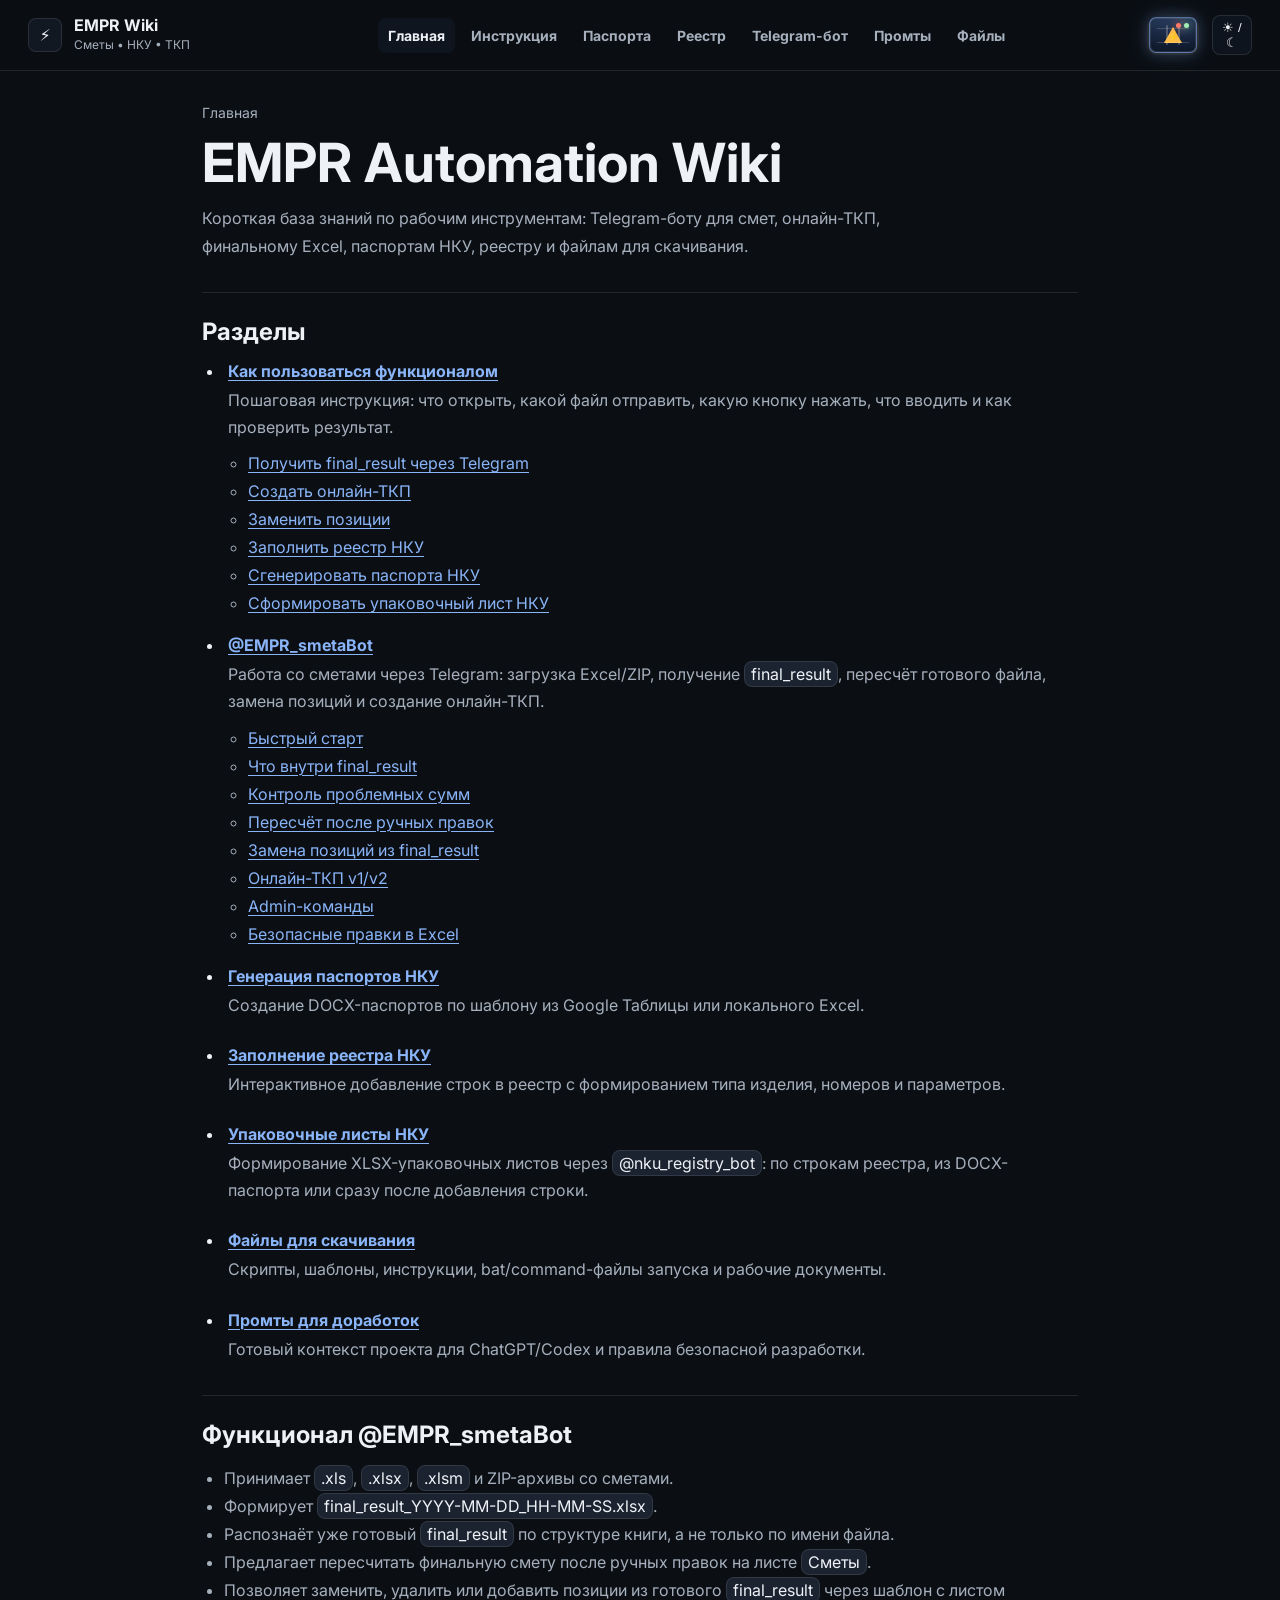
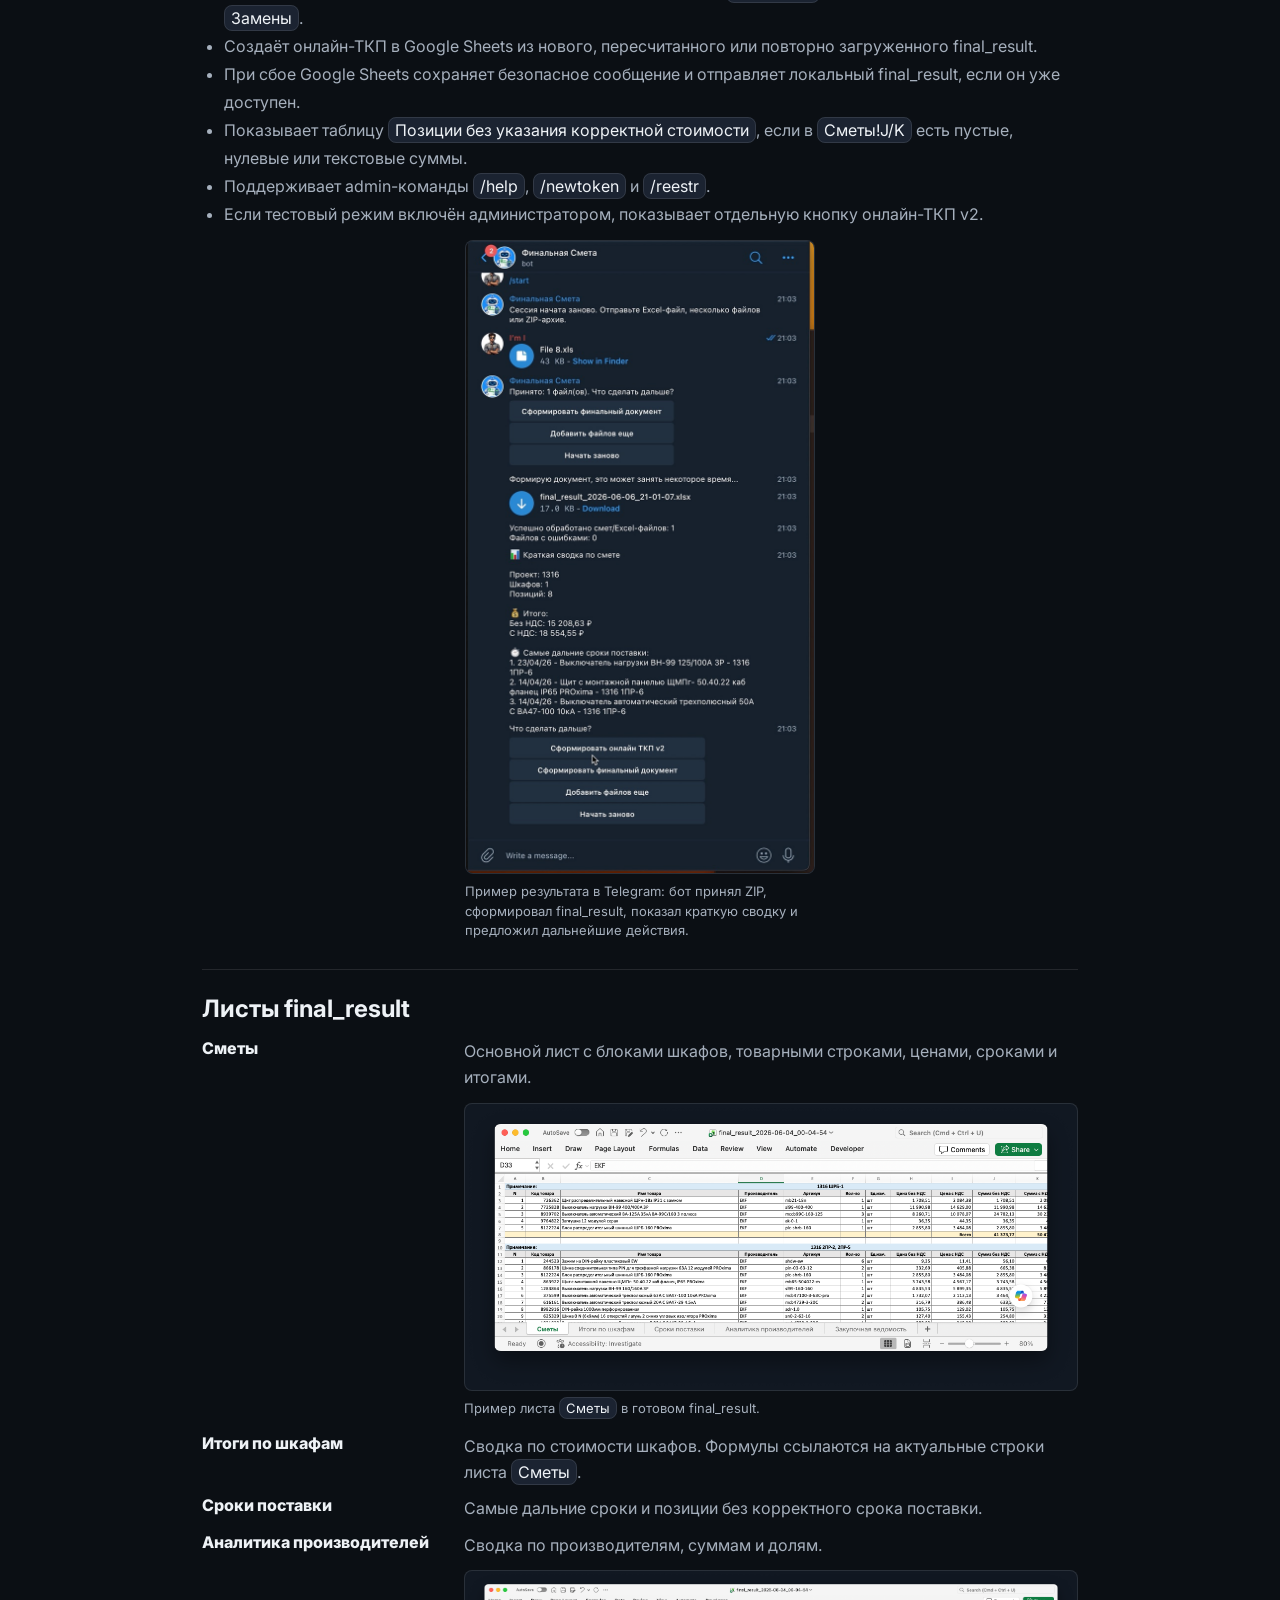
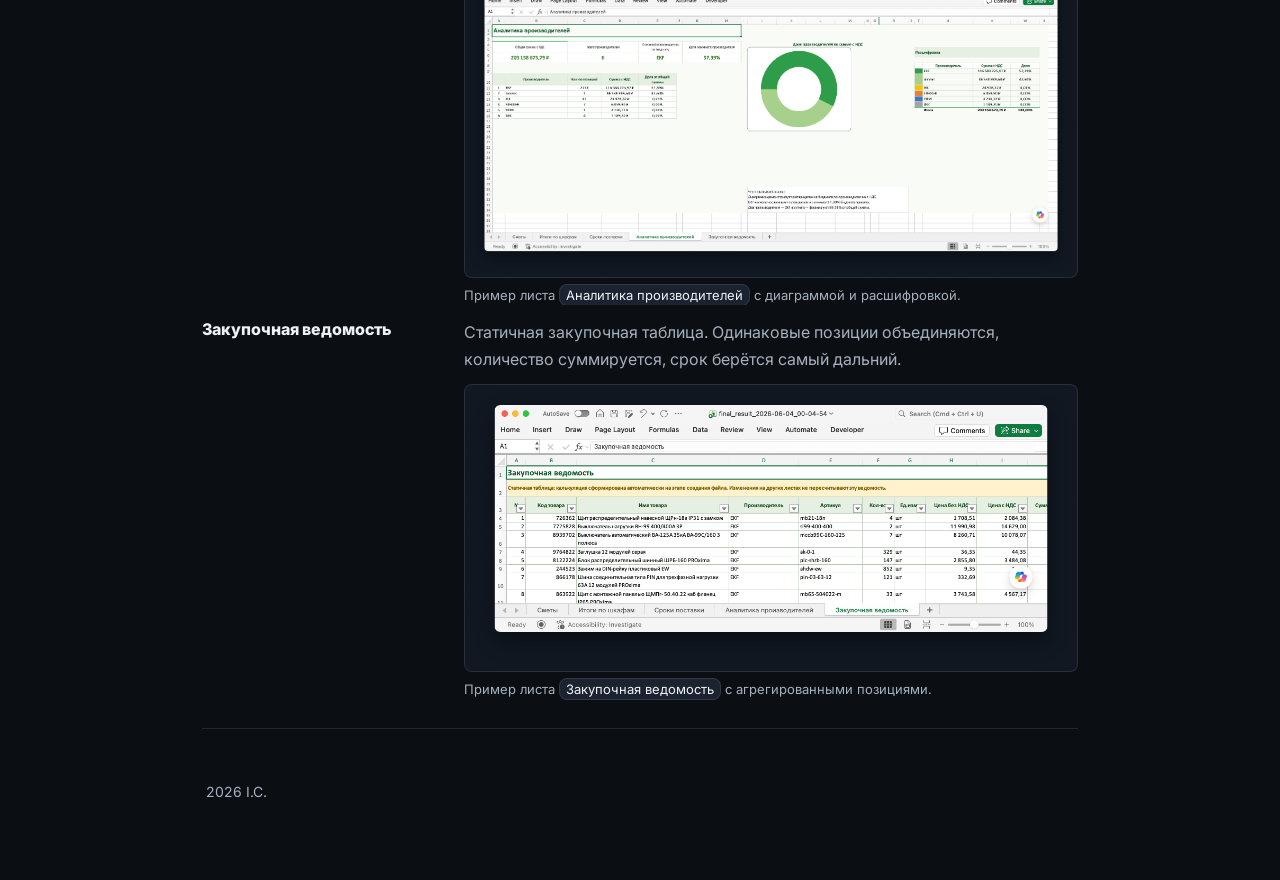
<file: index.html>
<!doctype html>
<html lang="ru" data-theme="dark">
<head>
  <meta charset="utf-8" />
  <meta name="viewport" content="width=device-width, initial-scale=1" />
  <meta name="description" content="Wiki EMPR Automation: инструкции по @EMPR_smetaBot, сметам, онлайн-ТКП, паспортам НКУ, реестру и рабочим файлам." />
  <title>EMPR Automation Wiki</title>
  <link rel="preconnect" href="https://fonts.googleapis.com">
  <link rel="preconnect" href="https://fonts.gstatic.com" crossorigin>
  <link href="https://fonts.googleapis.com/css2?family=Inter:wght@400;500;600;700;800&family=JetBrains+Mono:wght@400;500;600&display=swap" rel="stylesheet">
  <link rel="stylesheet" href="styles.css" />
</head>
<body>
  <header class="topbar">
    <a class="brand" href="index.html" aria-label="В начало">
      <span class="brand-mark">⚡</span>
      <span><strong>EMPR Wiki</strong><small>Сметы • НКУ • ТКП</small></span>
    </a>
    <nav class="topnav" aria-label="Основная навигация">
      <a class="active" href="index.html">Главная</a>
      <a href="usage.html">Инструкция</a>
      <a href="passports.html">Паспорта</a>
      <a href="registry.html">Реестр</a>
      <a href="bot.html">Telegram-бот</a>
      <a href="prompts.html">Промты</a>
      <a href="files.html">Файлы</a>
    </nav>
    <button class="theme-toggle" type="button" id="themeToggle" aria-label="Переключить тему">☀ / ☾</button>
  </header>

  <main class="layout wiki-page">
    <header class="wiki-page-header">
      <p class="wiki-breadcrumb">Главная</p>
      <h1>EMPR Automation Wiki</h1>
      <p>Короткая база знаний по рабочим инструментам: Telegram-боту для смет, онлайн-ТКП, финальному Excel, паспортам НКУ, реестру и файлам для скачивания.</p>
    </header>

    <section class="wiki-doc">
      <h2>Разделы</h2>
      <ul class="wiki-index-list">
        <li>
          <a href="usage.html"><strong>Как пользоваться функционалом</strong></a>
          <p>Пошаговая инструкция: что открыть, какой файл отправить, какую кнопку нажать, что вводить и как проверить результат.</p>
          <ul>
            <li><a href="usage.html#telegram-final-result">Получить final_result через Telegram</a></li>
            <li><a href="usage.html#online-tkp">Создать онлайн-ТКП</a></li>
            <li><a href="usage.html#replacement">Заменить позиции</a></li>
            <li><a href="usage.html#nku-registry">Заполнить реестр НКУ</a></li>
            <li><a href="usage.html#nku-passports">Сгенерировать паспорта НКУ</a></li>
            <li><a href="usage.html#nku-packing-list">Сформировать упаковочный лист НКУ</a></li>
          </ul>
        </li>
        <li>
          <a href="bot.html"><strong>@EMPR_smetaBot</strong></a>
          <p>Работа со сметами через Telegram: загрузка Excel/ZIP, получение <span class="inline-code">final_result</span>, пересчёт готового файла, замена позиций и создание онлайн-ТКП.</p>
          <ul>
            <li><a href="bot.html#quick-start">Быстрый старт</a></li>
            <li><a href="bot.html#result-file">Что внутри final_result</a></li>
            <li><a href="bot.html#invalid-prices">Контроль проблемных сумм</a></li>
            <li><a href="bot.html#recalculate">Пересчёт после ручных правок</a></li>
            <li><a href="bot.html#replacement-flow">Замена позиций из final_result</a></li>
            <li><a href="bot.html#online-tkp">Онлайн-ТКП v1/v2</a></li>
            <li><a href="bot.html#admin-commands">Admin-команды</a></li>
            <li><a href="bot.html#safe-editing">Безопасные правки в Excel</a></li>
          </ul>
        </li>
        <li>
          <a href="passports.html"><strong>Генерация паспортов НКУ</strong></a>
          <p>Создание DOCX-паспортов по шаблону из Google Таблицы или локального Excel.</p>
        </li>
        <li>
          <a href="registry.html"><strong>Заполнение реестра НКУ</strong></a>
          <p>Интерактивное добавление строк в реестр с формированием типа изделия, номеров и параметров.</p>
        </li>
        <li>
          <a href="usage.html#nku-packing-list"><strong>Упаковочные листы НКУ</strong></a>
          <p>Формирование XLSX-упаковочных листов через <span class="inline-code">@nku_registry_bot</span>: по строкам реестра, из DOCX-паспорта или сразу после добавления строки.</p>
        </li>
        <li>
          <a href="files.html"><strong>Файлы для скачивания</strong></a>
          <p>Скрипты, шаблоны, инструкции, bat/command-файлы запуска и рабочие документы.</p>
        </li>
        <li>
          <a href="prompts.html"><strong>Промты для доработок</strong></a>
          <p>Готовый контекст проекта для ChatGPT/Codex и правила безопасной разработки.</p>
        </li>
      </ul>
    </section>

    <section class="wiki-doc">
      <h2>Функционал @EMPR_smetaBot</h2>
      <ul class="wiki-plain-list">
        <li>Принимает <span class="inline-code">.xls</span>, <span class="inline-code">.xlsx</span>, <span class="inline-code">.xlsm</span> и ZIP-архивы со сметами.</li>
        <li>Формирует <span class="inline-code">final_result_YYYY-MM-DD_HH-MM-SS.xlsx</span>.</li>
        <li>Распознаёт уже готовый <span class="inline-code">final_result</span> по структуре книги, а не только по имени файла.</li>
        <li>Предлагает пересчитать финальную смету после ручных правок на листе <span class="inline-code">Сметы</span>.</li>
        <li>Позволяет заменить, удалить или добавить позиции из готового <span class="inline-code">final_result</span> через шаблон с листом <span class="inline-code">Замены</span>.</li>
        <li>Создаёт онлайн-ТКП в Google Sheets из нового, пересчитанного или повторно загруженного final_result.</li>
        <li>При сбое Google Sheets сохраняет безопасное сообщение и отправляет локальный final_result, если он уже доступен.</li>
        <li>Показывает таблицу <span class="inline-code">Позиции без указания корректной стоимости</span>, если в <span class="inline-code">Сметы!J/K</span> есть пустые, нулевые или текстовые суммы.</li>
        <li>Поддерживает admin-команды <span class="inline-code">/help</span>, <span class="inline-code">/newtoken</span> и <span class="inline-code">/reestr</span>.</li>
        <li>Если тестовый режим включён администратором, показывает отдельную кнопку онлайн-ТКП v2.</li>
      </ul>
      <figure class="wiki-screenshot telegram-screenshot">
        <img src="assets/bot-final-smeta.png" alt="Диалог Telegram с @EMPR_smetaBot после формирования финальной сметы" loading="lazy" />
        <figcaption>Пример результата в Telegram: бот принял ZIP, сформировал final_result, показал краткую сводку и предложил дальнейшие действия.</figcaption>
      </figure>
    </section>

    <section class="wiki-doc">
      <h2>Листы final_result</h2>
      <dl class="wiki-def-list">
        <dt>Сметы</dt>
        <dd>
          Основной лист с блоками шкафов, товарными строками, ценами, сроками и итогами.
          <figure class="wiki-screenshot">
            <img src="assets/final-result-smety.png" alt="Лист Сметы в final_result.xlsx" loading="lazy" />
            <figcaption>Пример листа <span class="inline-code">Сметы</span> в готовом final_result.</figcaption>
          </figure>
        </dd>
        <dt>Итоги по шкафам</dt>
        <dd>Сводка по стоимости шкафов. Формулы ссылаются на актуальные строки листа <span class="inline-code">Сметы</span>.</dd>
        <dt>Сроки поставки</dt>
        <dd>Самые дальние сроки и позиции без корректного срока поставки.</dd>
        <dt>Аналитика производителей</dt>
        <dd>
          Сводка по производителям, суммам и долям.
          <figure class="wiki-screenshot">
            <img src="assets/manufacturer-analytics.png" alt="Лист Аналитика производителей в final_result.xlsx" loading="lazy" />
            <figcaption>Пример листа <span class="inline-code">Аналитика производителей</span> с диаграммой и расшифровкой.</figcaption>
          </figure>
        </dd>
        <dt>Закупочная ведомость</dt>
        <dd>
          Статичная закупочная таблица. Одинаковые позиции объединяются, количество суммируется, срок берётся самый дальний.
          <figure class="wiki-screenshot">
            <img src="assets/purchase-sheet.png" alt="Лист Закупочная ведомость в final_result.xlsx" loading="lazy" />
            <figcaption>Пример листа <span class="inline-code">Закупочная ведомость</span> с агрегированными позициями.</figcaption>
          </figure>
        </dd>
      </dl>
    </section>

    <footer class="footer">2026 I.C.</footer>
  </main>
  <div class="toast" id="toast">Команда скопирована</div>
  <script src="script.js"></script>
</body>
</html>
</file>
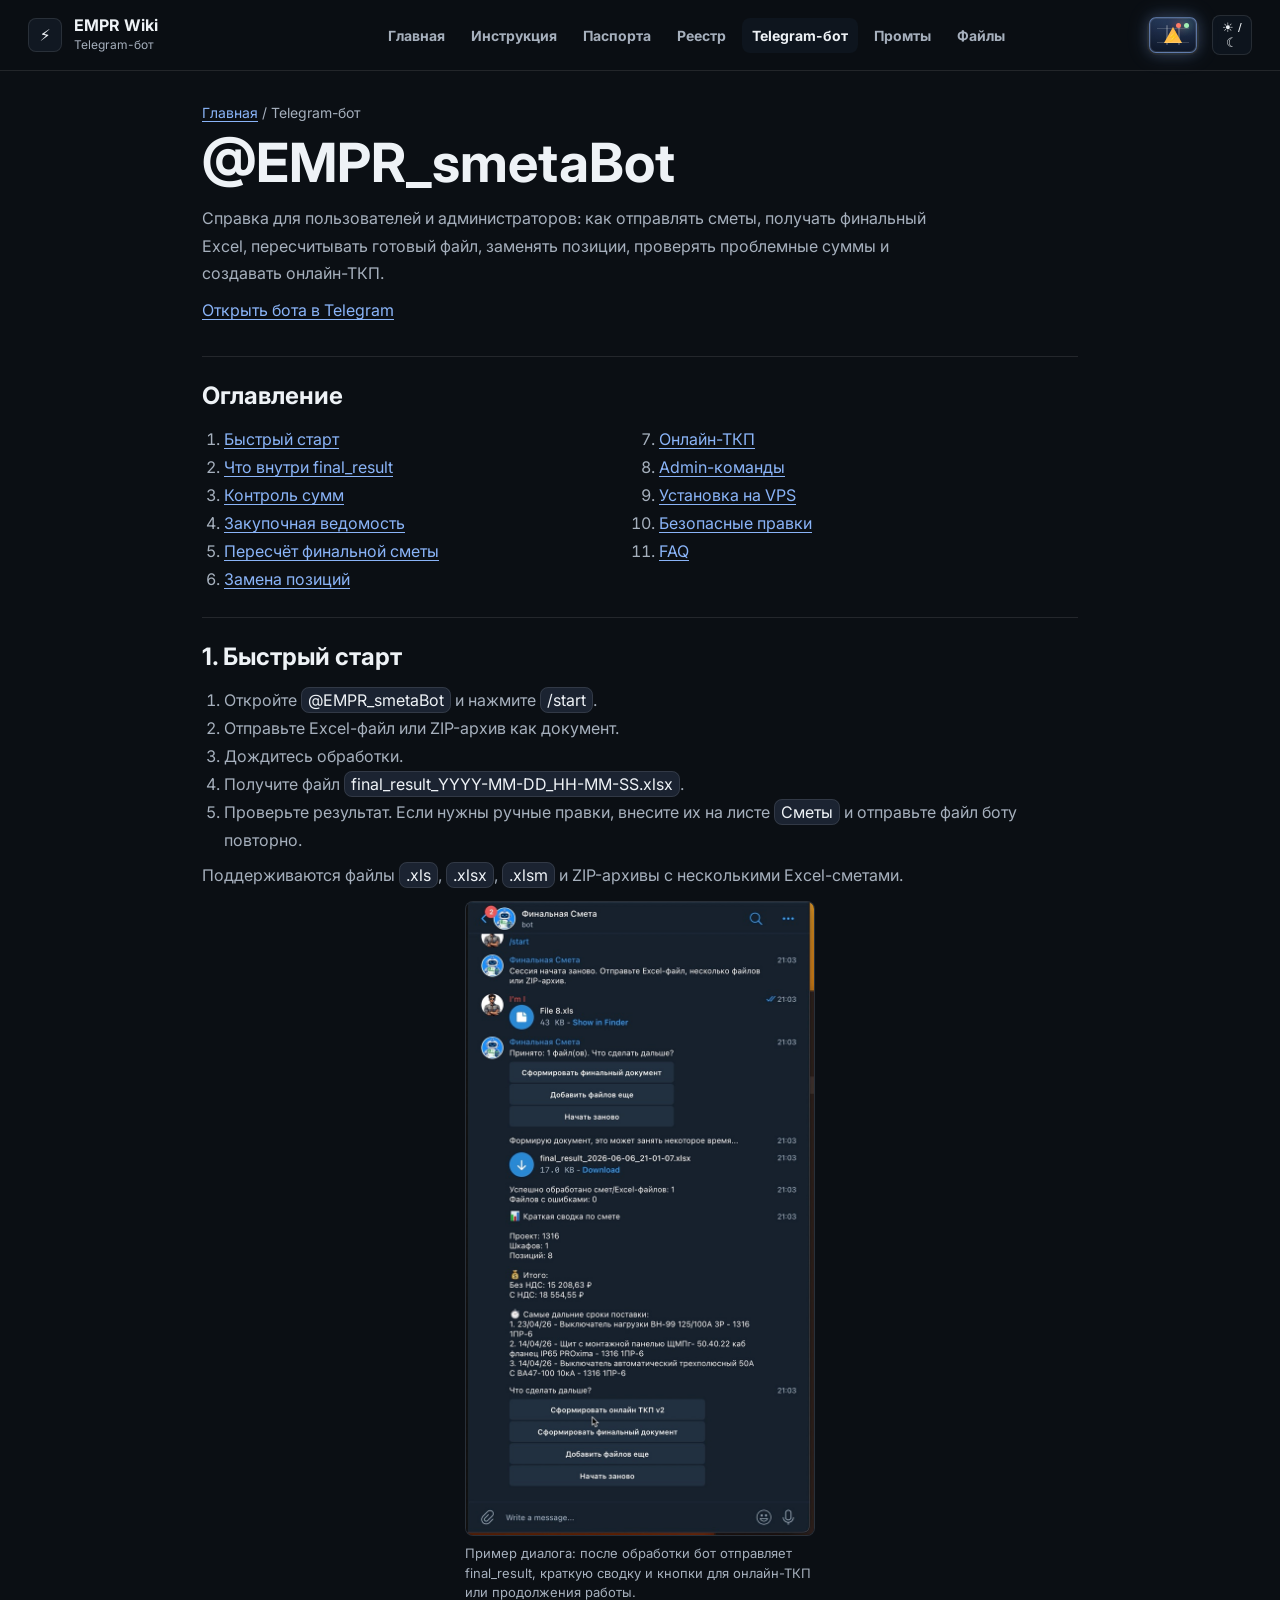
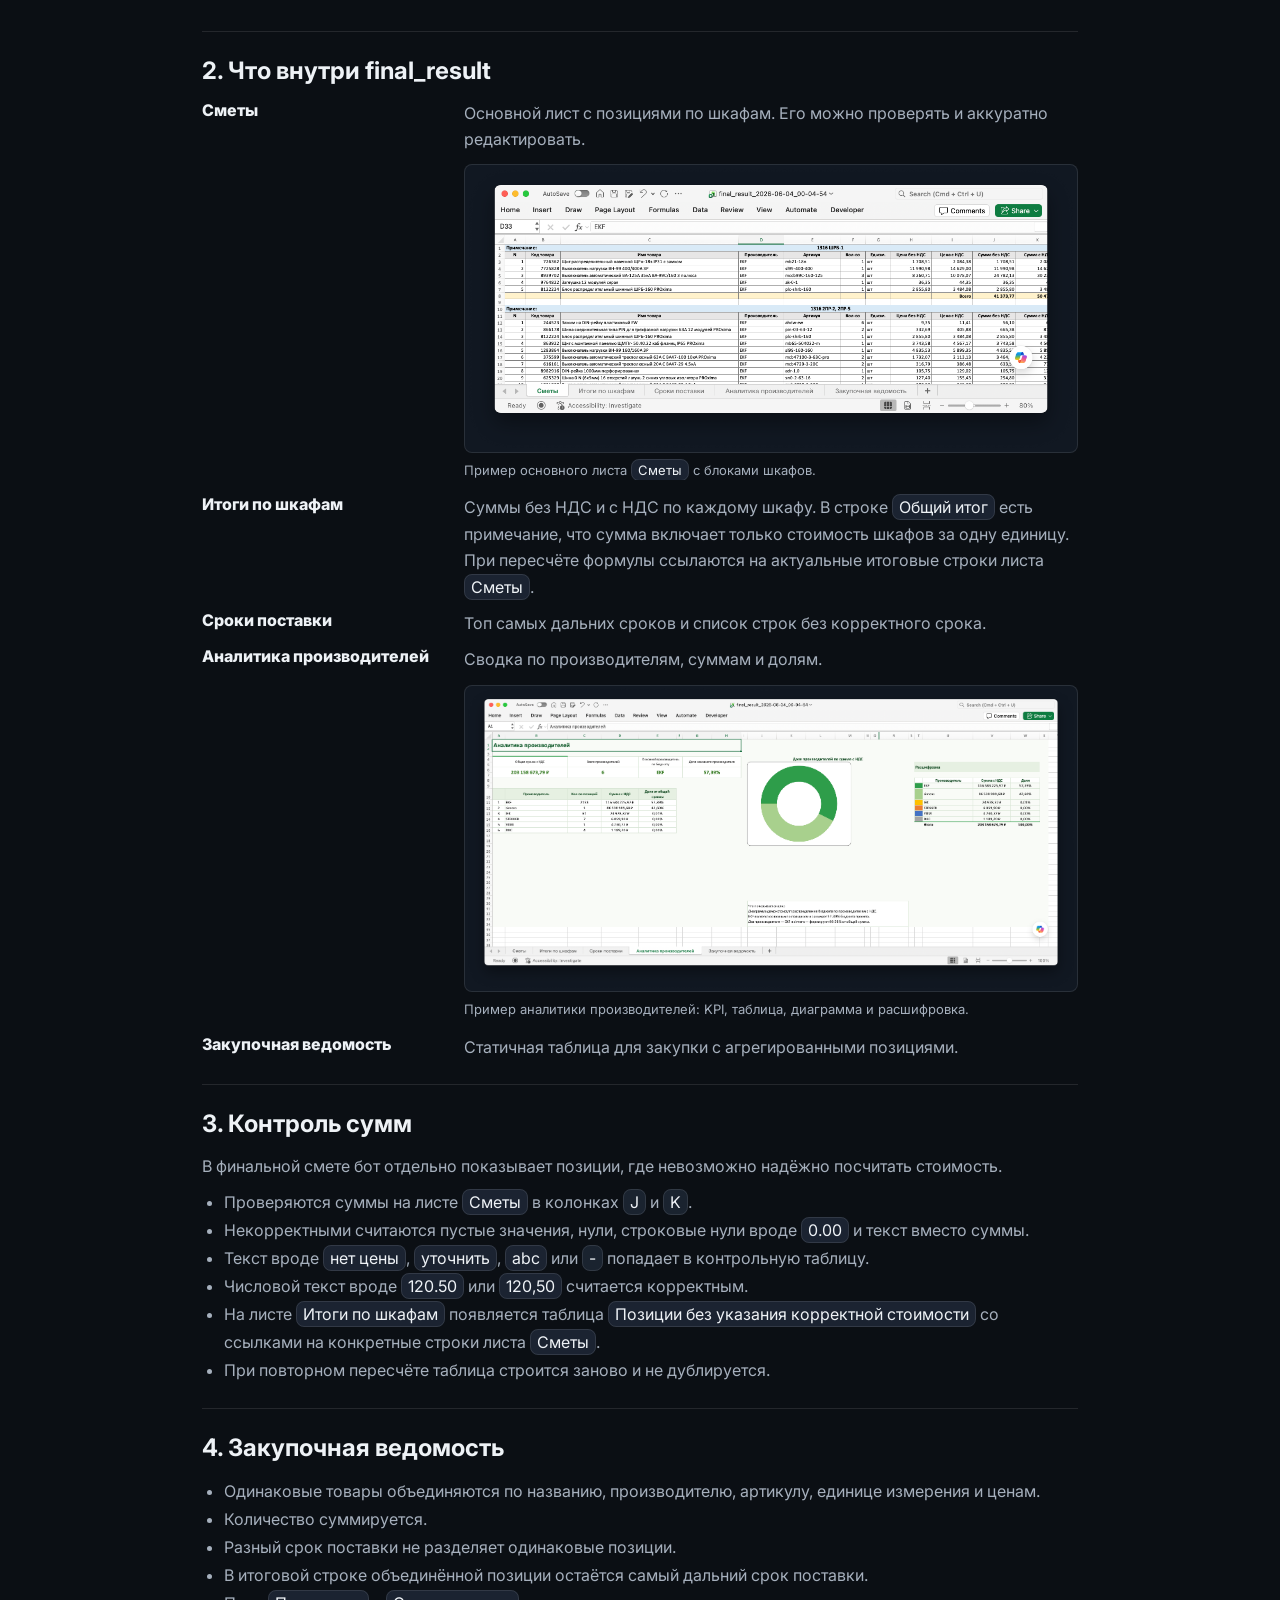
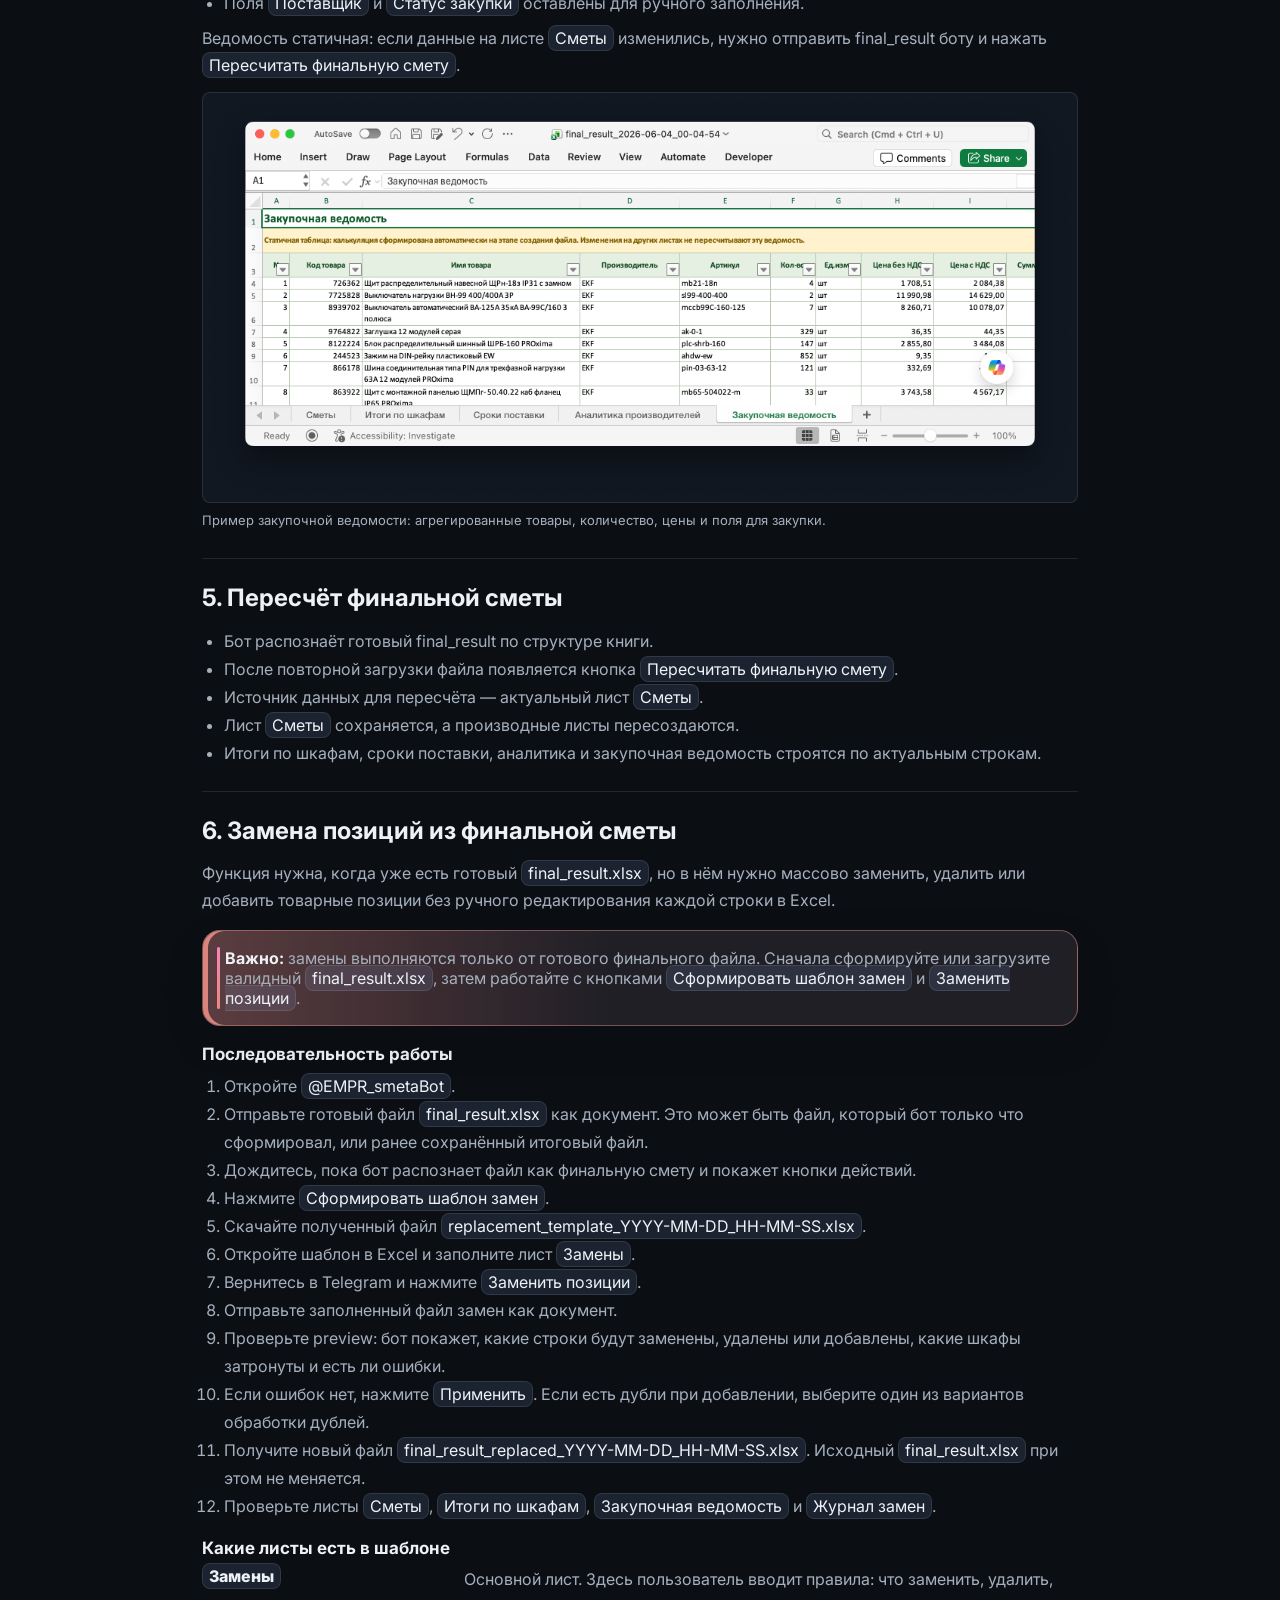
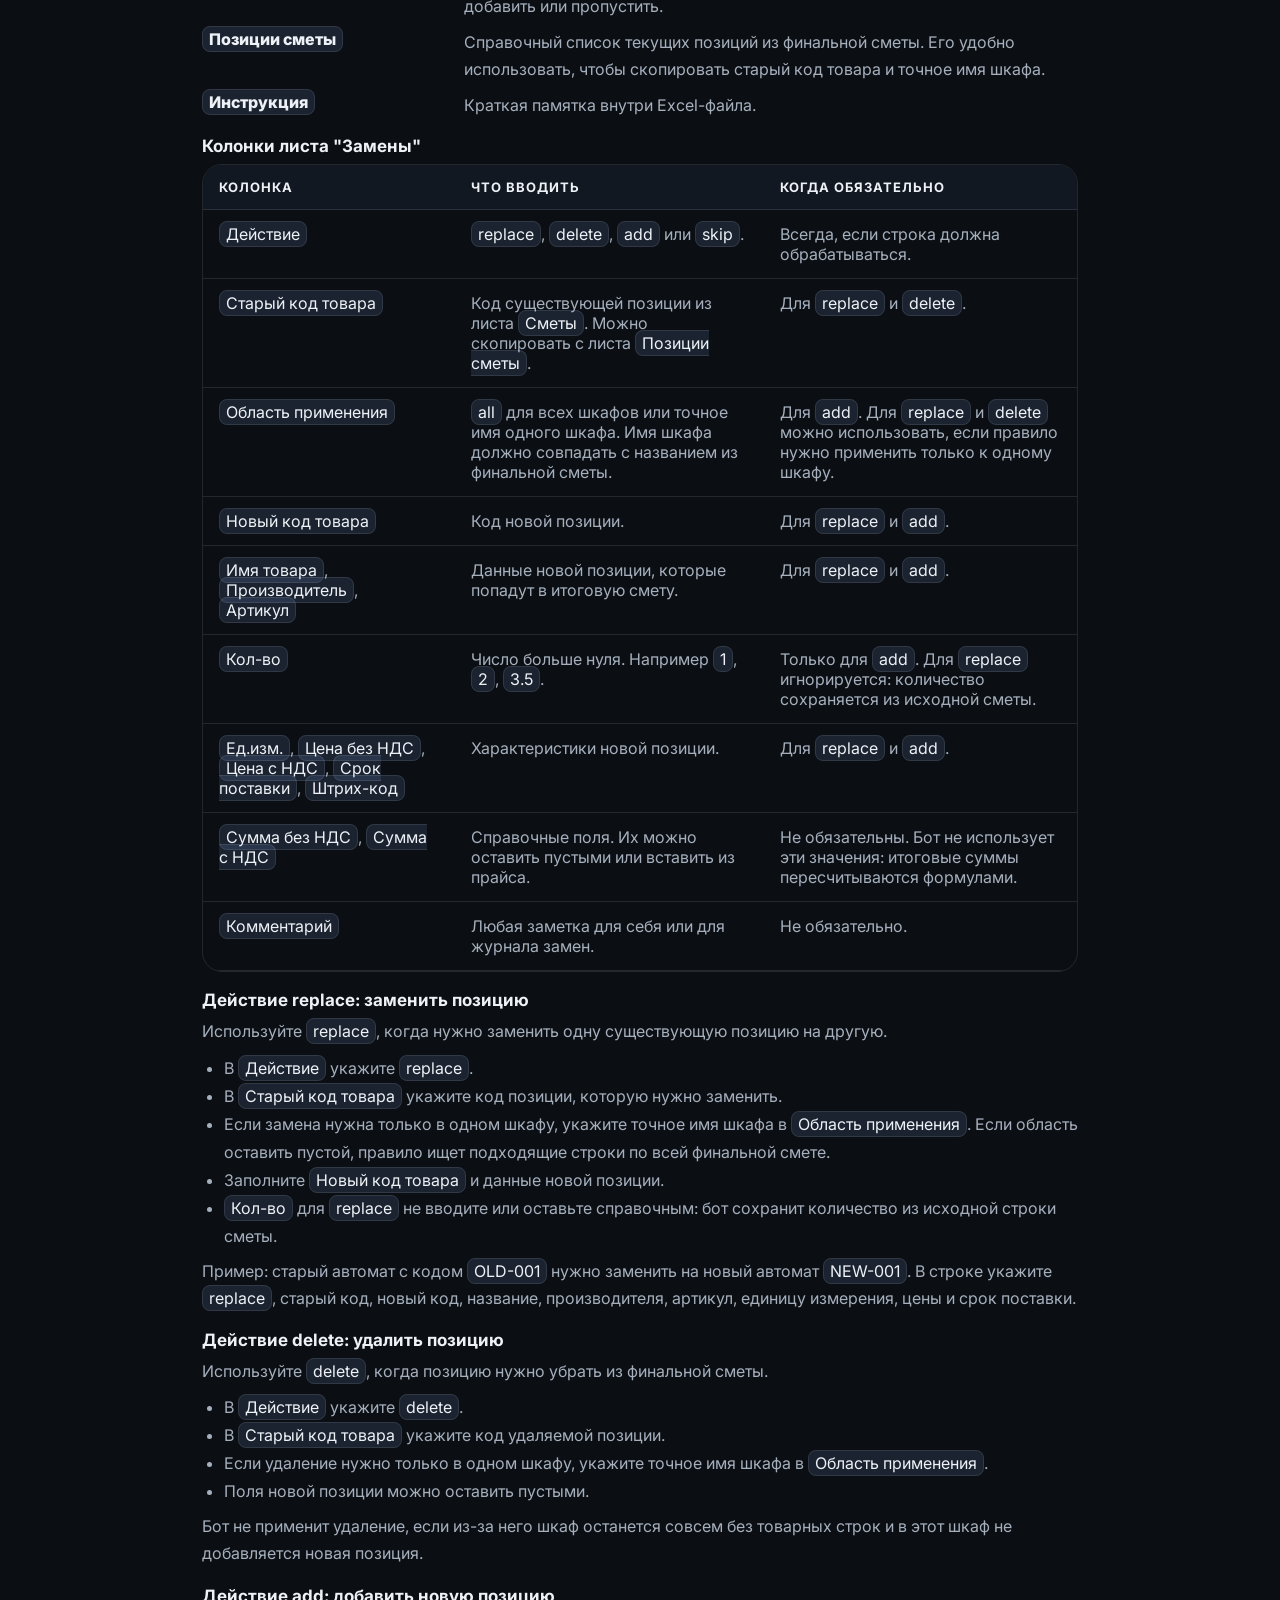
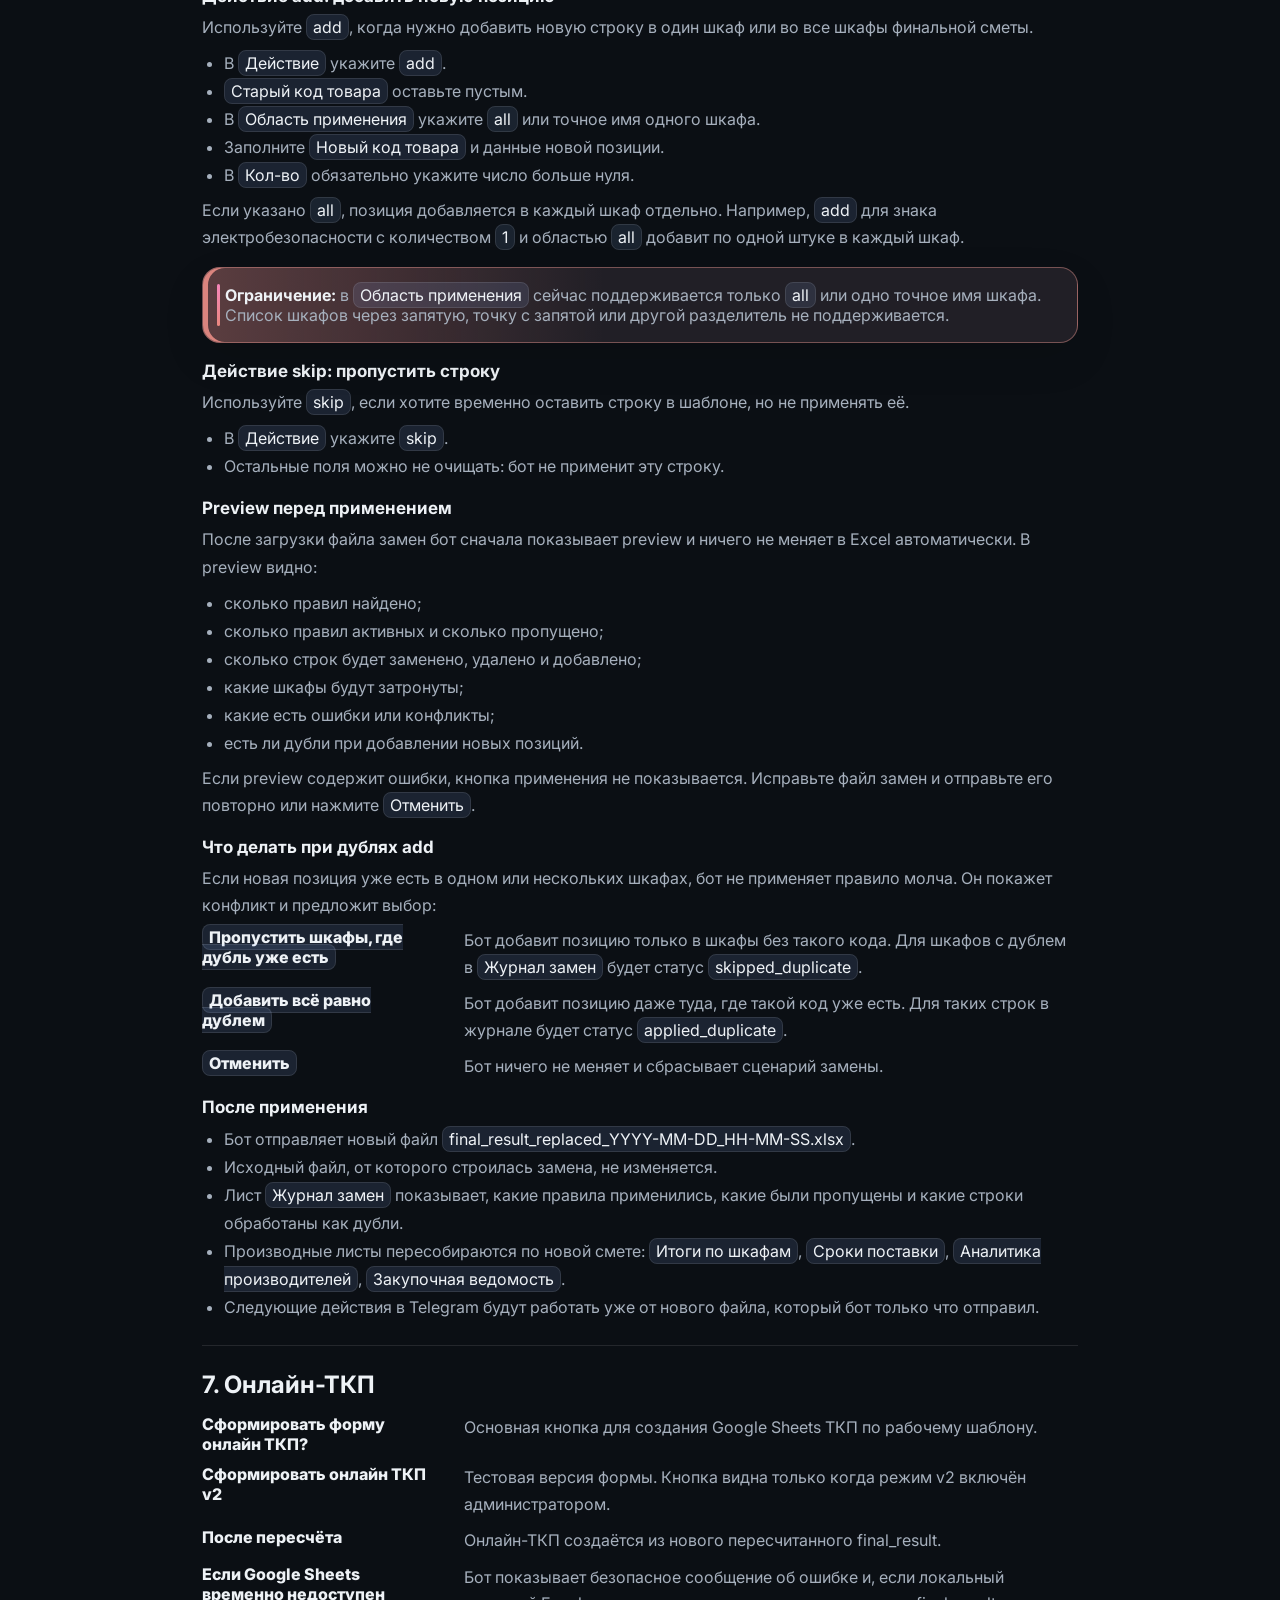
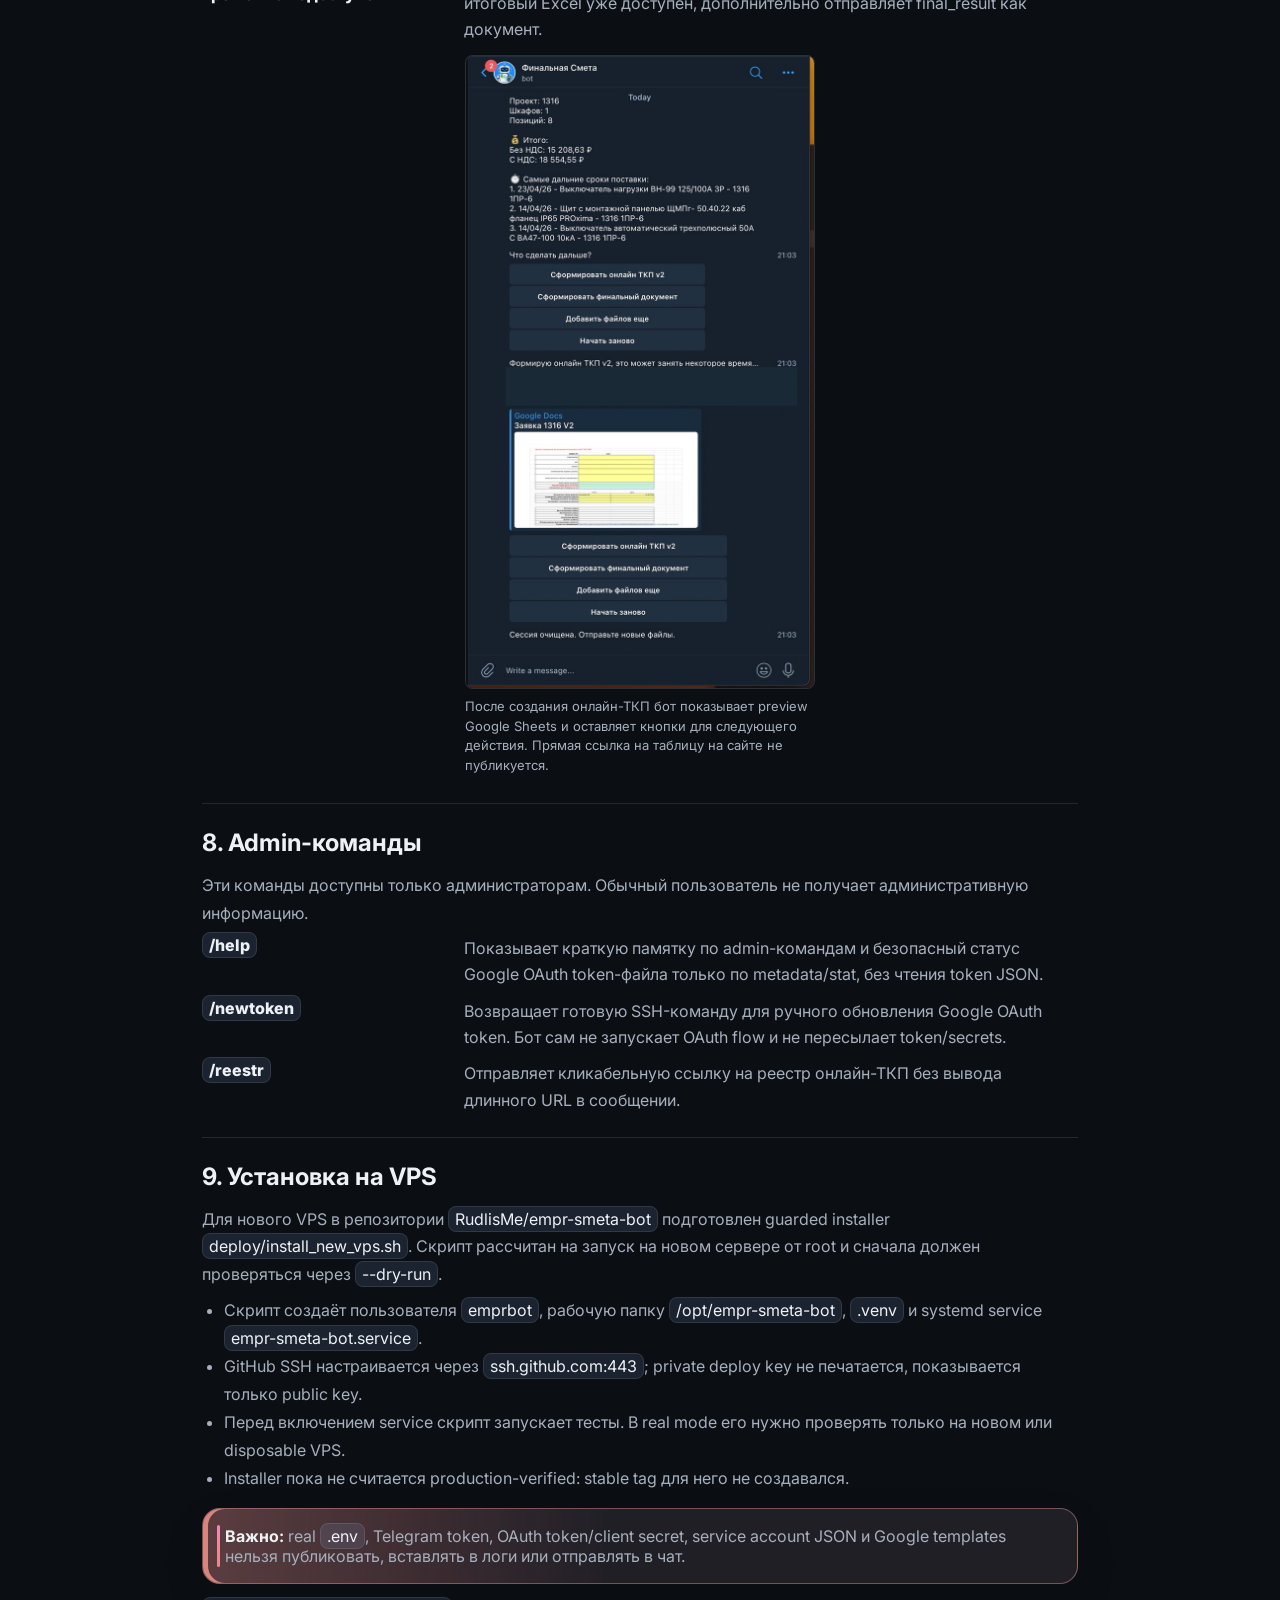
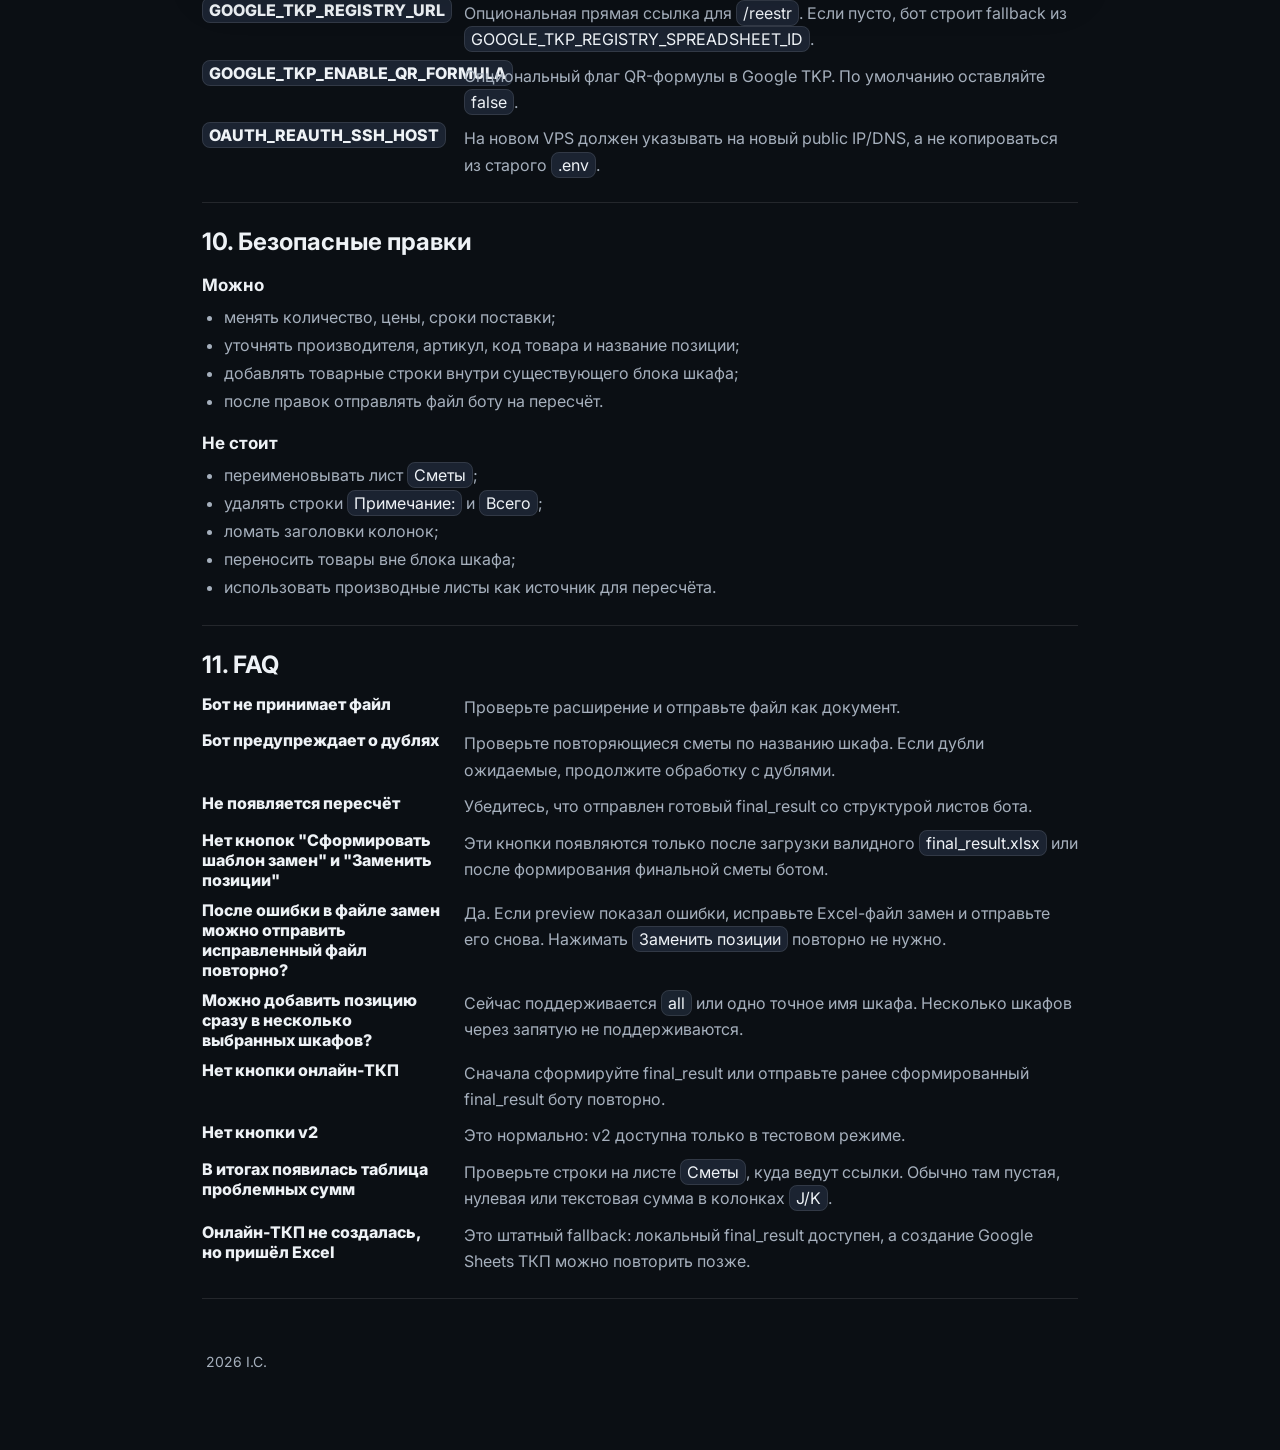
<file: bot.html>
<!doctype html>
<html lang="ru" data-theme="dark">
<head>
  <meta charset="utf-8" />
  <meta name="viewport" content="width=device-width, initial-scale=1" />
  <meta name="description" content="Wiki-инструкция @EMPR_smetaBot: загрузка смет, final_result, пересчёт, замена позиций, контроль проблемных сумм, закупочная ведомость, онлайн-ТКП и admin-команды." />
  <title>@EMPR_smetaBot: wiki-инструкция</title>
  <link rel="preconnect" href="https://fonts.googleapis.com"><link rel="preconnect" href="https://fonts.gstatic.com" crossorigin>
  <link href="https://fonts.googleapis.com/css2?family=Inter:wght@400;500;600;700;800&family=JetBrains+Mono:wght@400;500;600&display=swap" rel="stylesheet">
  <link rel="stylesheet" href="styles.css" />
</head>
<body>
  <header class="topbar">
    <a class="brand" href="index.html"><span class="brand-mark">⚡</span><span><strong>EMPR Wiki</strong><small>Telegram-бот</small></span></a>
    <nav class="topnav"><a href="index.html">Главная</a><a href="usage.html">Инструкция</a><a href="passports.html">Паспорта</a><a href="registry.html">Реестр</a><a class="active" href="bot.html">Telegram-бот</a><a href="prompts.html">Промты</a><a href="files.html">Файлы</a></nav>
    <button class="theme-toggle" type="button" id="themeToggle">☀ / ☾</button>
  </header>

  <main class="layout wiki-page">
    <header class="wiki-page-header">
      <p class="wiki-breadcrumb"><a href="index.html">Главная</a> / Telegram-бот</p>
      <h1>@EMPR_smetaBot</h1>
      <p>Справка для пользователей и администраторов: как отправлять сметы, получать финальный Excel, пересчитывать готовый файл, заменять позиции, проверять проблемные суммы и создавать онлайн-ТКП.</p>
      <p><a href="https://t.me/EMPR_smetaBot" target="_blank" rel="noopener">Открыть бота в Telegram</a></p>
    </header>

    <nav class="wiki-doc wiki-toc" aria-label="Оглавление">
      <h2>Оглавление</h2>
      <ol>
        <li><a href="#quick-start">Быстрый старт</a></li>
        <li><a href="#result-file">Что внутри final_result</a></li>
        <li><a href="#invalid-prices">Контроль сумм</a></li>
        <li><a href="#purchase-sheet">Закупочная ведомость</a></li>
        <li><a href="#recalculate">Пересчёт финальной сметы</a></li>
        <li><a href="#replacement-flow">Замена позиций</a></li>
        <li><a href="#online-tkp">Онлайн-ТКП</a></li>
        <li><a href="#admin-commands">Admin-команды</a></li>
        <li><a href="#install">Установка на VPS</a></li>
        <li><a href="#safe-editing">Безопасные правки</a></li>
        <li><a href="#faq">FAQ</a></li>
      </ol>
    </nav>

    <section class="wiki-doc" id="quick-start">
      <h2>1. Быстрый старт</h2>
      <ol class="wiki-ordered-list">
        <li>Откройте <span class="inline-code">@EMPR_smetaBot</span> и нажмите <span class="inline-code">/start</span>.</li>
        <li>Отправьте Excel-файл или ZIP-архив как документ.</li>
        <li>Дождитесь обработки.</li>
        <li>Получите файл <span class="inline-code">final_result_YYYY-MM-DD_HH-MM-SS.xlsx</span>.</li>
        <li>Проверьте результат. Если нужны ручные правки, внесите их на листе <span class="inline-code">Сметы</span> и отправьте файл боту повторно.</li>
      </ol>
      <p>Поддерживаются файлы <span class="inline-code">.xls</span>, <span class="inline-code">.xlsx</span>, <span class="inline-code">.xlsm</span> и ZIP-архивы с несколькими Excel-сметами.</p>
      <figure class="wiki-screenshot telegram-screenshot">
        <img src="assets/bot-final-smeta.png" alt="Диалог Telegram с @EMPR_smetaBot после формирования финальной сметы" loading="lazy" />
        <figcaption>Пример диалога: после обработки бот отправляет final_result, краткую сводку и кнопки для онлайн-ТКП или продолжения работы.</figcaption>
      </figure>
    </section>

    <section class="wiki-doc" id="result-file">
      <h2>2. Что внутри final_result</h2>
      <dl class="wiki-def-list">
        <dt>Сметы</dt>
        <dd>
          Основной лист с позициями по шкафам. Его можно проверять и аккуратно редактировать.
          <figure class="wiki-screenshot">
            <img src="assets/final-result-smety.png" alt="Лист Сметы в final_result.xlsx" loading="lazy" />
            <figcaption>Пример основного листа <span class="inline-code">Сметы</span> с блоками шкафов.</figcaption>
          </figure>
        </dd>
        <dt>Итоги по шкафам</dt>
        <dd>Суммы без НДС и с НДС по каждому шкафу. В строке <span class="inline-code">Общий итог</span> есть примечание, что сумма включает только стоимость шкафов за одну единицу. При пересчёте формулы ссылаются на актуальные итоговые строки листа <span class="inline-code">Сметы</span>.</dd>
        <dt>Сроки поставки</dt>
        <dd>Топ самых дальних сроков и список строк без корректного срока.</dd>
        <dt>Аналитика производителей</dt>
        <dd>
          Сводка по производителям, суммам и долям.
          <figure class="wiki-screenshot">
            <img src="assets/manufacturer-analytics.png" alt="Лист Аналитика производителей в final_result.xlsx" loading="lazy" />
            <figcaption>Пример аналитики производителей: KPI, таблица, диаграмма и расшифровка.</figcaption>
          </figure>
        </dd>
        <dt>Закупочная ведомость</dt>
        <dd>Статичная таблица для закупки с агрегированными позициями.</dd>
      </dl>
    </section>

    <section class="wiki-doc" id="invalid-prices">
      <h2>3. Контроль сумм</h2>
      <p>В финальной смете бот отдельно показывает позиции, где невозможно надёжно посчитать стоимость.</p>
      <ul class="wiki-plain-list">
        <li>Проверяются суммы на листе <span class="inline-code">Сметы</span> в колонках <span class="inline-code">J</span> и <span class="inline-code">K</span>.</li>
        <li>Некорректными считаются пустые значения, нули, строковые нули вроде <span class="inline-code">0.00</span> и текст вместо суммы.</li>
        <li>Текст вроде <span class="inline-code">нет цены</span>, <span class="inline-code">уточнить</span>, <span class="inline-code">abc</span> или <span class="inline-code">-</span> попадает в контрольную таблицу.</li>
        <li>Числовой текст вроде <span class="inline-code">120.50</span> или <span class="inline-code">120,50</span> считается корректным.</li>
        <li>На листе <span class="inline-code">Итоги по шкафам</span> появляется таблица <span class="inline-code">Позиции без указания корректной стоимости</span> со ссылками на конкретные строки листа <span class="inline-code">Сметы</span>.</li>
        <li>При повторном пересчёте таблица строится заново и не дублируется.</li>
      </ul>
    </section>

    <section class="wiki-doc" id="purchase-sheet">
      <h2>4. Закупочная ведомость</h2>
      <ul class="wiki-plain-list">
        <li>Одинаковые товары объединяются по названию, производителю, артикулу, единице измерения и ценам.</li>
        <li>Количество суммируется.</li>
        <li>Разный срок поставки не разделяет одинаковые позиции.</li>
        <li>В итоговой строке объединённой позиции остаётся самый дальний срок поставки.</li>
        <li>Поля <span class="inline-code">Поставщик</span> и <span class="inline-code">Статус закупки</span> оставлены для ручного заполнения.</li>
      </ul>
      <p>Ведомость статичная: если данные на листе <span class="inline-code">Сметы</span> изменились, нужно отправить final_result боту и нажать <span class="inline-code">Пересчитать финальную смету</span>.</p>
      <figure class="wiki-screenshot">
        <img src="assets/purchase-sheet.png" alt="Лист Закупочная ведомость в final_result.xlsx" loading="lazy" />
        <figcaption>Пример закупочной ведомости: агрегированные товары, количество, цены и поля для закупки.</figcaption>
      </figure>
    </section>

    <section class="wiki-doc" id="recalculate">
      <h2>5. Пересчёт финальной сметы</h2>
      <ul class="wiki-plain-list">
        <li>Бот распознаёт готовый final_result по структуре книги.</li>
        <li>После повторной загрузки файла появляется кнопка <span class="inline-code">Пересчитать финальную смету</span>.</li>
        <li>Источник данных для пересчёта — актуальный лист <span class="inline-code">Сметы</span>.</li>
        <li>Лист <span class="inline-code">Сметы</span> сохраняется, а производные листы пересоздаются.</li>
        <li>Итоги по шкафам, сроки поставки, аналитика и закупочная ведомость строятся по актуальным строкам.</li>
      </ul>
    </section>

    <section class="wiki-doc" id="replacement-flow">
      <h2>6. Замена позиций из финальной сметы</h2>
      <p>Функция нужна, когда уже есть готовый <span class="inline-code">final_result.xlsx</span>, но в нём нужно массово заменить, удалить или добавить товарные позиции без ручного редактирования каждой строки в Excel.</p>
      <div class="notice"><strong>Важно:</strong> замены выполняются только от готового финального файла. Сначала сформируйте или загрузите валидный <span class="inline-code">final_result.xlsx</span>, затем работайте с кнопками <span class="inline-code">Сформировать шаблон замен</span> и <span class="inline-code">Заменить позиции</span>.</div>

      <h3>Последовательность работы</h3>
      <ol class="wiki-ordered-list">
        <li>Откройте <span class="inline-code">@EMPR_smetaBot</span>.</li>
        <li>Отправьте готовый файл <span class="inline-code">final_result.xlsx</span> как документ. Это может быть файл, который бот только что сформировал, или ранее сохранённый итоговый файл.</li>
        <li>Дождитесь, пока бот распознает файл как финальную смету и покажет кнопки действий.</li>
        <li>Нажмите <span class="inline-code">Сформировать шаблон замен</span>.</li>
        <li>Скачайте полученный файл <span class="inline-code">replacement_template_YYYY-MM-DD_HH-MM-SS.xlsx</span>.</li>
        <li>Откройте шаблон в Excel и заполните лист <span class="inline-code">Замены</span>.</li>
        <li>Вернитесь в Telegram и нажмите <span class="inline-code">Заменить позиции</span>.</li>
        <li>Отправьте заполненный файл замен как документ.</li>
        <li>Проверьте preview: бот покажет, какие строки будут заменены, удалены или добавлены, какие шкафы затронуты и есть ли ошибки.</li>
        <li>Если ошибок нет, нажмите <span class="inline-code">Применить</span>. Если есть дубли при добавлении, выберите один из вариантов обработки дублей.</li>
        <li>Получите новый файл <span class="inline-code">final_result_replaced_YYYY-MM-DD_HH-MM-SS.xlsx</span>. Исходный <span class="inline-code">final_result.xlsx</span> при этом не меняется.</li>
        <li>Проверьте листы <span class="inline-code">Сметы</span>, <span class="inline-code">Итоги по шкафам</span>, <span class="inline-code">Закупочная ведомость</span> и <span class="inline-code">Журнал замен</span>.</li>
      </ol>

      <h3>Какие листы есть в шаблоне</h3>
      <dl class="wiki-def-list">
        <dt><span class="inline-code">Замены</span></dt>
        <dd>Основной лист. Здесь пользователь вводит правила: что заменить, удалить, добавить или пропустить.</dd>
        <dt><span class="inline-code">Позиции сметы</span></dt>
        <dd>Справочный список текущих позиций из финальной сметы. Его удобно использовать, чтобы скопировать старый код товара и точное имя шкафа.</dd>
        <dt><span class="inline-code">Инструкция</span></dt>
        <dd>Краткая памятка внутри Excel-файла.</dd>
      </dl>

      <h3>Колонки листа "Замены"</h3>
      <div class="table-wrap compact-table">
        <table>
          <thead>
            <tr>
              <th>Колонка</th>
              <th>Что вводить</th>
              <th>Когда обязательно</th>
            </tr>
          </thead>
          <tbody>
            <tr>
              <td><span class="inline-code">Действие</span></td>
              <td><span class="inline-code">replace</span>, <span class="inline-code">delete</span>, <span class="inline-code">add</span> или <span class="inline-code">skip</span>.</td>
              <td>Всегда, если строка должна обрабатываться.</td>
            </tr>
            <tr>
              <td><span class="inline-code">Старый код товара</span></td>
              <td>Код существующей позиции из листа <span class="inline-code">Сметы</span>. Можно скопировать с листа <span class="inline-code">Позиции сметы</span>.</td>
              <td>Для <span class="inline-code">replace</span> и <span class="inline-code">delete</span>.</td>
            </tr>
            <tr>
              <td><span class="inline-code">Область применения</span></td>
              <td><span class="inline-code">all</span> для всех шкафов или точное имя одного шкафа. Имя шкафа должно совпадать с названием из финальной сметы.</td>
              <td>Для <span class="inline-code">add</span>. Для <span class="inline-code">replace</span> и <span class="inline-code">delete</span> можно использовать, если правило нужно применить только к одному шкафу.</td>
            </tr>
            <tr>
              <td><span class="inline-code">Новый код товара</span></td>
              <td>Код новой позиции.</td>
              <td>Для <span class="inline-code">replace</span> и <span class="inline-code">add</span>.</td>
            </tr>
            <tr>
              <td><span class="inline-code">Имя товара</span>, <span class="inline-code">Производитель</span>, <span class="inline-code">Артикул</span></td>
              <td>Данные новой позиции, которые попадут в итоговую смету.</td>
              <td>Для <span class="inline-code">replace</span> и <span class="inline-code">add</span>.</td>
            </tr>
            <tr>
              <td><span class="inline-code">Кол-во</span></td>
              <td>Число больше нуля. Например <span class="inline-code">1</span>, <span class="inline-code">2</span>, <span class="inline-code">3.5</span>.</td>
              <td>Только для <span class="inline-code">add</span>. Для <span class="inline-code">replace</span> игнорируется: количество сохраняется из исходной сметы.</td>
            </tr>
            <tr>
              <td><span class="inline-code">Ед.изм.</span>, <span class="inline-code">Цена без НДС</span>, <span class="inline-code">Цена с НДС</span>, <span class="inline-code">Срок поставки</span>, <span class="inline-code">Штрих-код</span></td>
              <td>Характеристики новой позиции.</td>
              <td>Для <span class="inline-code">replace</span> и <span class="inline-code">add</span>.</td>
            </tr>
            <tr>
              <td><span class="inline-code">Сумма без НДС</span>, <span class="inline-code">Сумма с НДС</span></td>
              <td>Справочные поля. Их можно оставить пустыми или вставить из прайса.</td>
              <td>Не обязательны. Бот не использует эти значения: итоговые суммы пересчитываются формулами.</td>
            </tr>
            <tr>
              <td><span class="inline-code">Комментарий</span></td>
              <td>Любая заметка для себя или для журнала замен.</td>
              <td>Не обязательно.</td>
            </tr>
          </tbody>
        </table>
      </div>

      <h3>Действие replace: заменить позицию</h3>
      <p>Используйте <span class="inline-code">replace</span>, когда нужно заменить одну существующую позицию на другую.</p>
      <ul class="wiki-plain-list">
        <li>В <span class="inline-code">Действие</span> укажите <span class="inline-code">replace</span>.</li>
        <li>В <span class="inline-code">Старый код товара</span> укажите код позиции, которую нужно заменить.</li>
        <li>Если замена нужна только в одном шкафу, укажите точное имя шкафа в <span class="inline-code">Область применения</span>. Если область оставить пустой, правило ищет подходящие строки по всей финальной смете.</li>
        <li>Заполните <span class="inline-code">Новый код товара</span> и данные новой позиции.</li>
        <li><span class="inline-code">Кол-во</span> для <span class="inline-code">replace</span> не вводите или оставьте справочным: бот сохранит количество из исходной строки сметы.</li>
      </ul>
      <p>Пример: старый автомат с кодом <span class="inline-code">OLD-001</span> нужно заменить на новый автомат <span class="inline-code">NEW-001</span>. В строке укажите <span class="inline-code">replace</span>, старый код, новый код, название, производителя, артикул, единицу измерения, цены и срок поставки.</p>

      <h3>Действие delete: удалить позицию</h3>
      <p>Используйте <span class="inline-code">delete</span>, когда позицию нужно убрать из финальной сметы.</p>
      <ul class="wiki-plain-list">
        <li>В <span class="inline-code">Действие</span> укажите <span class="inline-code">delete</span>.</li>
        <li>В <span class="inline-code">Старый код товара</span> укажите код удаляемой позиции.</li>
        <li>Если удаление нужно только в одном шкафу, укажите точное имя шкафа в <span class="inline-code">Область применения</span>.</li>
        <li>Поля новой позиции можно оставить пустыми.</li>
      </ul>
      <p>Бот не применит удаление, если из-за него шкаф останется совсем без товарных строк и в этот шкаф не добавляется новая позиция.</p>

      <h3>Действие add: добавить новую позицию</h3>
      <p>Используйте <span class="inline-code">add</span>, когда нужно добавить новую строку в один шкаф или во все шкафы финальной сметы.</p>
      <ul class="wiki-plain-list">
        <li>В <span class="inline-code">Действие</span> укажите <span class="inline-code">add</span>.</li>
        <li><span class="inline-code">Старый код товара</span> оставьте пустым.</li>
        <li>В <span class="inline-code">Область применения</span> укажите <span class="inline-code">all</span> или точное имя одного шкафа.</li>
        <li>Заполните <span class="inline-code">Новый код товара</span> и данные новой позиции.</li>
        <li>В <span class="inline-code">Кол-во</span> обязательно укажите число больше нуля.</li>
      </ul>
      <p>Если указано <span class="inline-code">all</span>, позиция добавляется в каждый шкаф отдельно. Например, <span class="inline-code">add</span> для знака электробезопасности с количеством <span class="inline-code">1</span> и областью <span class="inline-code">all</span> добавит по одной штуке в каждый шкаф.</p>
      <div class="notice"><strong>Ограничение:</strong> в <span class="inline-code">Область применения</span> сейчас поддерживается только <span class="inline-code">all</span> или одно точное имя шкафа. Список шкафов через запятую, точку с запятой или другой разделитель не поддерживается.</div>

      <h3>Действие skip: пропустить строку</h3>
      <p>Используйте <span class="inline-code">skip</span>, если хотите временно оставить строку в шаблоне, но не применять её.</p>
      <ul class="wiki-plain-list">
        <li>В <span class="inline-code">Действие</span> укажите <span class="inline-code">skip</span>.</li>
        <li>Остальные поля можно не очищать: бот не применит эту строку.</li>
      </ul>

      <h3>Preview перед применением</h3>
      <p>После загрузки файла замен бот сначала показывает preview и ничего не меняет в Excel автоматически. В preview видно:</p>
      <ul class="wiki-plain-list">
        <li>сколько правил найдено;</li>
        <li>сколько правил активных и сколько пропущено;</li>
        <li>сколько строк будет заменено, удалено и добавлено;</li>
        <li>какие шкафы будут затронуты;</li>
        <li>какие есть ошибки или конфликты;</li>
        <li>есть ли дубли при добавлении новых позиций.</li>
      </ul>
      <p>Если preview содержит ошибки, кнопка применения не показывается. Исправьте файл замен и отправьте его повторно или нажмите <span class="inline-code">Отменить</span>.</p>

      <h3>Что делать при дублях add</h3>
      <p>Если новая позиция уже есть в одном или нескольких шкафах, бот не применяет правило молча. Он покажет конфликт и предложит выбор:</p>
      <dl class="wiki-def-list">
        <dt><span class="inline-code">Пропустить шкафы, где дубль уже есть</span></dt>
        <dd>Бот добавит позицию только в шкафы без такого кода. Для шкафов с дублем в <span class="inline-code">Журнал замен</span> будет статус <span class="inline-code">skipped_duplicate</span>.</dd>
        <dt><span class="inline-code">Добавить всё равно дублем</span></dt>
        <dd>Бот добавит позицию даже туда, где такой код уже есть. Для таких строк в журнале будет статус <span class="inline-code">applied_duplicate</span>.</dd>
        <dt><span class="inline-code">Отменить</span></dt>
        <dd>Бот ничего не меняет и сбрасывает сценарий замены.</dd>
      </dl>

      <h3>После применения</h3>
      <ul class="wiki-plain-list">
        <li>Бот отправляет новый файл <span class="inline-code">final_result_replaced_YYYY-MM-DD_HH-MM-SS.xlsx</span>.</li>
        <li>Исходный файл, от которого строилась замена, не изменяется.</li>
        <li>Лист <span class="inline-code">Журнал замен</span> показывает, какие правила применились, какие были пропущены и какие строки обработаны как дубли.</li>
        <li>Производные листы пересобираются по новой смете: <span class="inline-code">Итоги по шкафам</span>, <span class="inline-code">Сроки поставки</span>, <span class="inline-code">Аналитика производителей</span>, <span class="inline-code">Закупочная ведомость</span>.</li>
        <li>Следующие действия в Telegram будут работать уже от нового файла, который бот только что отправил.</li>
      </ul>
    </section>

    <section class="wiki-doc" id="online-tkp">
      <h2>7. Онлайн-ТКП</h2>
      <dl class="wiki-def-list">
        <dt>Сформировать форму онлайн ТКП?</dt>
        <dd>Основная кнопка для создания Google Sheets ТКП по рабочему шаблону.</dd>
        <dt>Сформировать онлайн ТКП v2</dt>
        <dd>Тестовая версия формы. Кнопка видна только когда режим v2 включён администратором.</dd>
        <dt>После пересчёта</dt>
        <dd>Онлайн-ТКП создаётся из нового пересчитанного final_result.</dd>
        <dt>Если Google Sheets временно недоступен</dt>
        <dd>Бот показывает безопасное сообщение об ошибке и, если локальный итоговый Excel уже доступен, дополнительно отправляет final_result как документ.</dd>
      </dl>
      <figure class="wiki-screenshot telegram-screenshot">
        <img src="assets/bot-online-tkp-preview.png" alt="Диалог Telegram с @EMPR_smetaBot после создания онлайн-ТКП" loading="lazy" />
        <figcaption>После создания онлайн-ТКП бот показывает preview Google Sheets и оставляет кнопки для следующего действия. Прямая ссылка на таблицу на сайте не публикуется.</figcaption>
      </figure>
    </section>

    <section class="wiki-doc" id="admin-commands">
      <h2>8. Admin-команды</h2>
      <p>Эти команды доступны только администраторам. Обычный пользователь не получает административную информацию.</p>
      <dl class="wiki-def-list">
        <dt><span class="inline-code">/help</span></dt>
        <dd>Показывает краткую памятку по admin-командам и безопасный статус Google OAuth token-файла только по metadata/stat, без чтения token JSON.</dd>
        <dt><span class="inline-code">/newtoken</span></dt>
        <dd>Возвращает готовую SSH-команду для ручного обновления Google OAuth token. Бот сам не запускает OAuth flow и не пересылает token/secrets.</dd>
        <dt><span class="inline-code">/reestr</span></dt>
        <dd>Отправляет кликабельную ссылку на реестр онлайн-ТКП без вывода длинного URL в сообщении.</dd>
      </dl>
    </section>

    <section class="wiki-doc" id="install">
      <h2>9. Установка на VPS</h2>
      <p>Для нового VPS в репозитории <span class="inline-code">RudlisMe/empr-smeta-bot</span> подготовлен guarded installer <span class="inline-code">deploy/install_new_vps.sh</span>. Скрипт рассчитан на запуск на новом сервере от root и сначала должен проверяться через <span class="inline-code">--dry-run</span>.</p>
      <ul class="wiki-plain-list">
        <li>Скрипт создаёт пользователя <span class="inline-code">emprbot</span>, рабочую папку <span class="inline-code">/opt/empr-smeta-bot</span>, <span class="inline-code">.venv</span> и systemd service <span class="inline-code">empr-smeta-bot.service</span>.</li>
        <li>GitHub SSH настраивается через <span class="inline-code">ssh.github.com:443</span>; private deploy key не печатается, показывается только public key.</li>
        <li>Перед включением service скрипт запускает тесты. В real mode его нужно проверять только на новом или disposable VPS.</li>
        <li>Installer пока не считается production-verified: stable tag для него не создавался.</li>
      </ul>
      <div class="notice"><strong>Важно:</strong> real <span class="inline-code">.env</span>, Telegram token, OAuth token/client secret, service account JSON и Google templates нельзя публиковать, вставлять в логи или отправлять в чат.</div>
      <dl class="wiki-def-list">
        <dt><span class="inline-code">GOOGLE_TKP_REGISTRY_URL</span></dt>
        <dd>Опциональная прямая ссылка для <span class="inline-code">/reestr</span>. Если пусто, бот строит fallback из <span class="inline-code">GOOGLE_TKP_REGISTRY_SPREADSHEET_ID</span>.</dd>
        <dt><span class="inline-code">GOOGLE_TKP_ENABLE_QR_FORMULA</span></dt>
        <dd>Опциональный флаг QR-формулы в Google TKP. По умолчанию оставляйте <span class="inline-code">false</span>.</dd>
        <dt><span class="inline-code">OAUTH_REAUTH_SSH_HOST</span></dt>
        <dd>На новом VPS должен указывать на новый public IP/DNS, а не копироваться из старого <span class="inline-code">.env</span>.</dd>
      </dl>
    </section>

    <section class="wiki-doc" id="safe-editing">
      <h2>10. Безопасные правки</h2>
      <h3>Можно</h3>
      <ul class="wiki-plain-list">
        <li>менять количество, цены, сроки поставки;</li>
        <li>уточнять производителя, артикул, код товара и название позиции;</li>
        <li>добавлять товарные строки внутри существующего блока шкафа;</li>
        <li>после правок отправлять файл боту на пересчёт.</li>
      </ul>
      <h3>Не стоит</h3>
      <ul class="wiki-plain-list">
        <li>переименовывать лист <span class="inline-code">Сметы</span>;</li>
        <li>удалять строки <span class="inline-code">Примечание:</span> и <span class="inline-code">Всего</span>;</li>
        <li>ломать заголовки колонок;</li>
        <li>переносить товары вне блока шкафа;</li>
        <li>использовать производные листы как источник для пересчёта.</li>
      </ul>
    </section>

    <section class="wiki-doc" id="faq">
      <h2>11. FAQ</h2>
      <dl class="wiki-def-list">
        <dt>Бот не принимает файл</dt>
        <dd>Проверьте расширение и отправьте файл как документ.</dd>
        <dt>Бот предупреждает о дублях</dt>
        <dd>Проверьте повторяющиеся сметы по названию шкафа. Если дубли ожидаемые, продолжите обработку с дублями.</dd>
        <dt>Не появляется пересчёт</dt>
        <dd>Убедитесь, что отправлен готовый final_result со структурой листов бота.</dd>
        <dt>Нет кнопок "Сформировать шаблон замен" и "Заменить позиции"</dt>
        <dd>Эти кнопки появляются только после загрузки валидного <span class="inline-code">final_result.xlsx</span> или после формирования финальной сметы ботом.</dd>
        <dt>После ошибки в файле замен можно отправить исправленный файл повторно?</dt>
        <dd>Да. Если preview показал ошибки, исправьте Excel-файл замен и отправьте его снова. Нажимать <span class="inline-code">Заменить позиции</span> повторно не нужно.</dd>
        <dt>Можно добавить позицию сразу в несколько выбранных шкафов?</dt>
        <dd>Сейчас поддерживается <span class="inline-code">all</span> или одно точное имя шкафа. Несколько шкафов через запятую не поддерживаются.</dd>
        <dt>Нет кнопки онлайн-ТКП</dt>
        <dd>Сначала сформируйте final_result или отправьте ранее сформированный final_result боту повторно.</dd>
        <dt>Нет кнопки v2</dt>
        <dd>Это нормально: v2 доступна только в тестовом режиме.</dd>
        <dt>В итогах появилась таблица проблемных сумм</dt>
        <dd>Проверьте строки на листе <span class="inline-code">Сметы</span>, куда ведут ссылки. Обычно там пустая, нулевая или текстовая сумма в колонках <span class="inline-code">J/K</span>.</dd>
        <dt>Онлайн-ТКП не создалась, но пришёл Excel</dt>
        <dd>Это штатный fallback: локальный final_result доступен, а создание Google Sheets ТКП можно повторить позже.</dd>
      </dl>
    </section>

    <footer class="footer">2026 I.C.</footer>
  </main>
  <div class="toast" id="toast">Команда скопирована</div>
  <script src="script.js"></script>
</body>
</html>
</file>
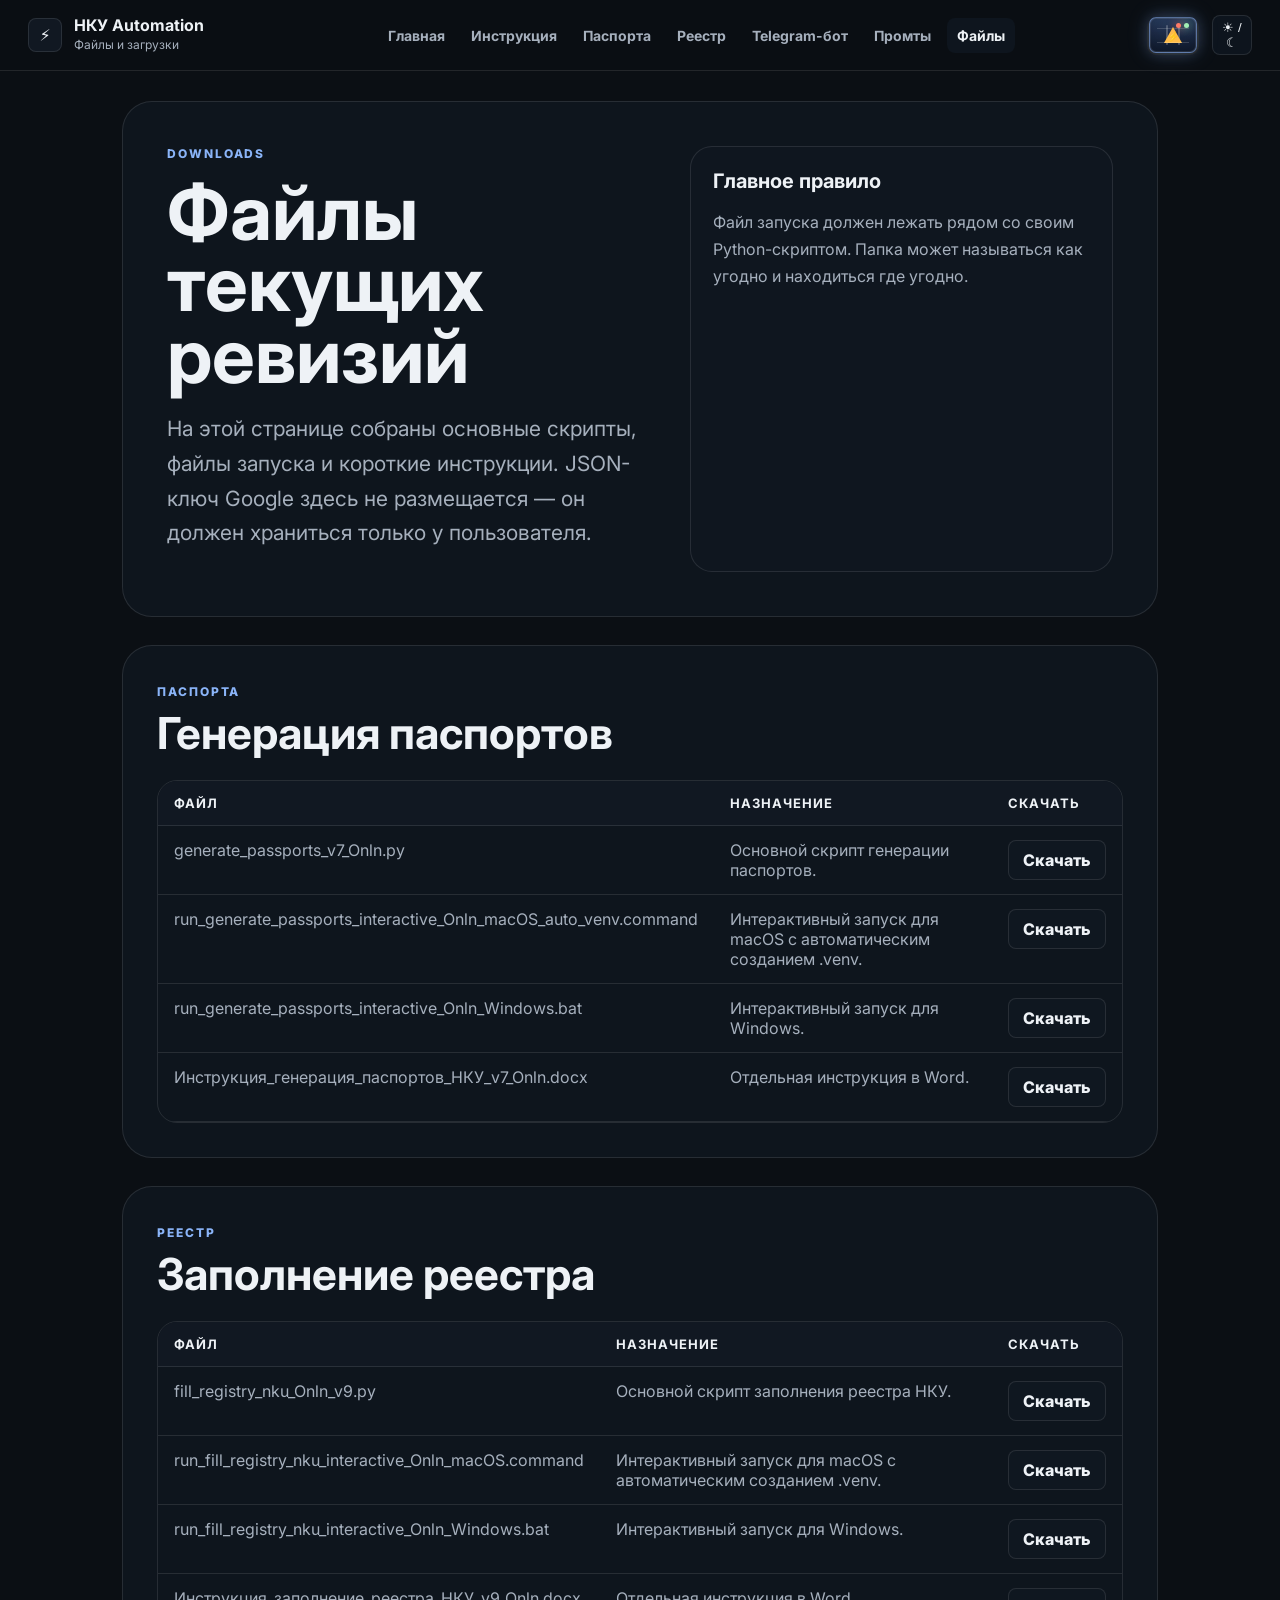
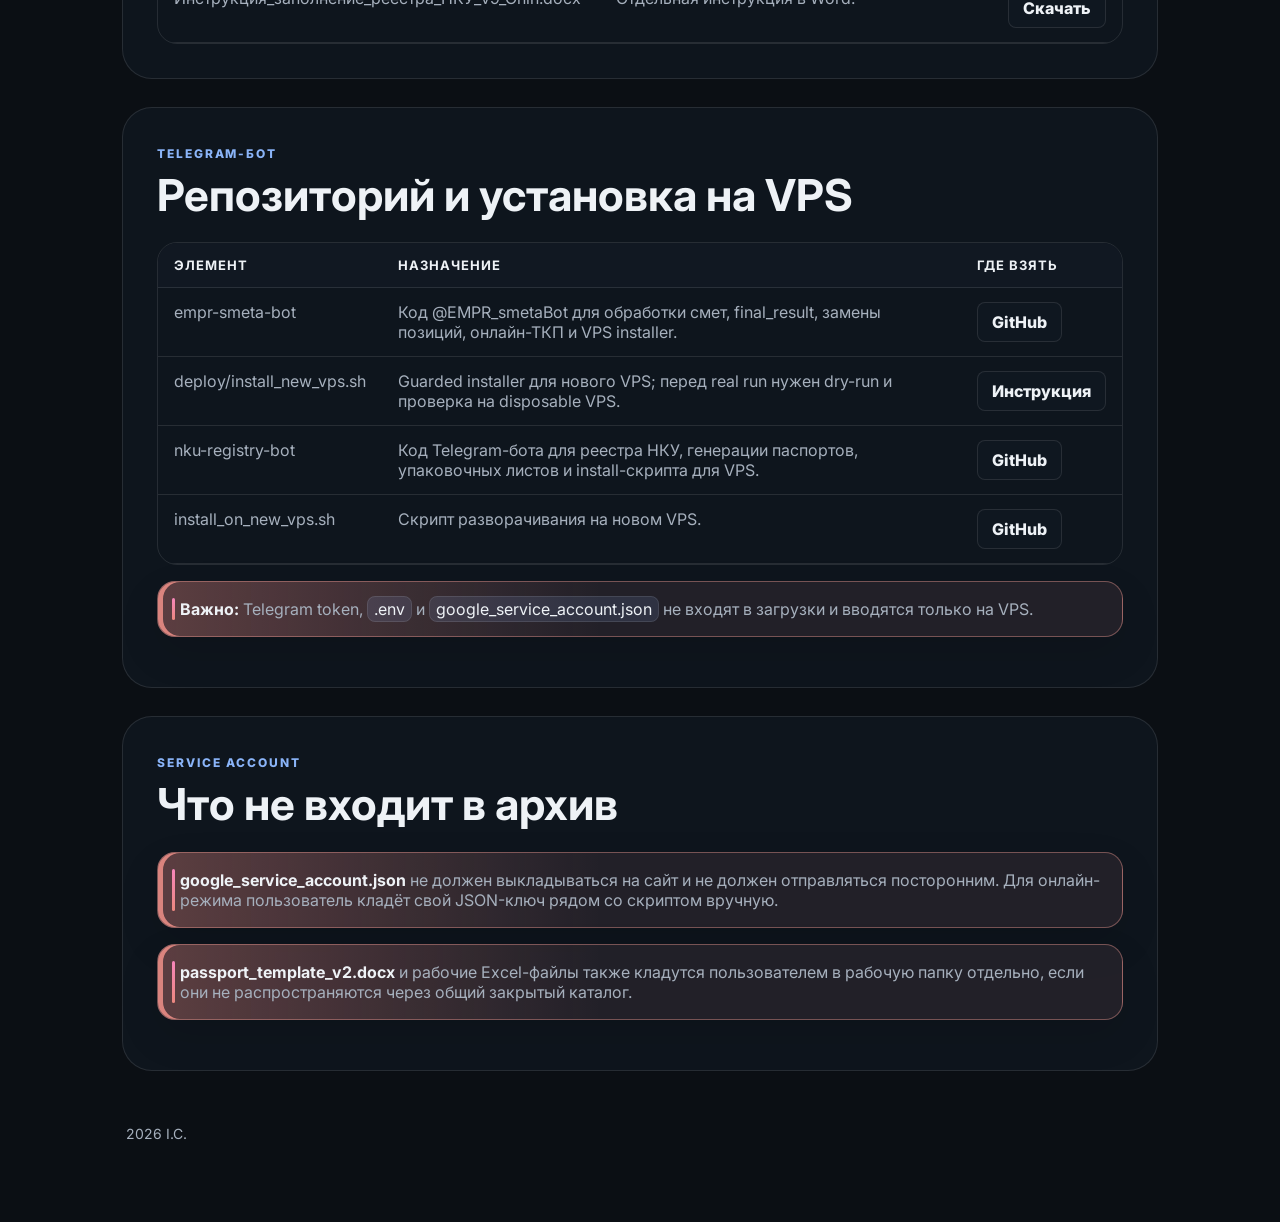
<file: files.html>
<!doctype html>
<html lang="ru" data-theme="dark">
<head>
  <meta charset="utf-8" />
  <meta name="viewport" content="width=device-width, initial-scale=1" />
  <meta name="description" content="Файлы для генерации паспортов и заполнения реестра НКУ." />
  <title>Файлы проекта НКУ</title>
  <link rel="preconnect" href="https://fonts.googleapis.com"><link rel="preconnect" href="https://fonts.gstatic.com" crossorigin>
  <link href="https://fonts.googleapis.com/css2?family=Inter:wght@400;500;600;700;800&family=JetBrains+Mono:wght@400;500;600&display=swap" rel="stylesheet">
  <link rel="stylesheet" href="styles.css" />
</head>
<body>
  <div class="noise" aria-hidden="true"></div>
  <header class="topbar">
    <a class="brand" href="index.html"><span class="brand-mark">⚡</span><span><strong>НКУ Automation</strong><small>Файлы и загрузки</small></span></a>
    <nav class="topnav"><a href="index.html">Главная</a><a href="usage.html">Инструкция</a><a href="passports.html">Паспорта</a><a href="registry.html">Реестр</a><a href="bot.html">Telegram-бот</a><a href="prompts.html">Промты</a><a class="active" href="files.html">Файлы</a></nav>
    <button class="theme-toggle" type="button" id="themeToggle">☀ / ☾</button>
  </header>

  <main class="layout">
    <section class="hero">
      <div>
        <div class="eyebrow">Downloads</div>
        <h1>Файлы текущих ревизий</h1>
        <p class="lead">На этой странице собраны основные скрипты, файлы запуска и короткие инструкции. JSON-ключ Google здесь не размещается — он должен храниться только у пользователя.</p>
      </div>
      <div class="card">
        <h3>Главное правило</h3>
        <p>Файл запуска должен лежать рядом со своим Python-скриптом. Папка может называться как угодно и находиться где угодно.</p>
      </div>
    </section>

    <section class="section">
      <div class="section-head"><span class="kicker">Паспорта</span><h2>Генерация паспортов</h2></div>
      <div class="table-wrap"><table><thead><tr><th>Файл</th><th>Назначение</th><th>Скачать</th></tr></thead><tbody>
        <tr><td>generate_passports_v7_Onln.py</td><td>Основной скрипт генерации паспортов.</td><td><a class="btn ghost" href="downloads/generate_passports_v7_Onln.py">Скачать</a></td></tr>
        <tr><td>run_generate_passports_interactive_Onln_macOS_auto_venv.command</td><td>Интерактивный запуск для macOS с автоматическим созданием .venv.</td><td><a class="btn ghost" href="downloads/run_generate_passports_interactive_Onln_macOS_auto_venv.command">Скачать</a></td></tr>
        <tr><td>run_generate_passports_interactive_Onln_Windows.bat</td><td>Интерактивный запуск для Windows.</td><td><a class="btn ghost" href="downloads/run_generate_passports_interactive_Onln_Windows.bat">Скачать</a></td></tr>
        <tr><td>Инструкция_генерация_паспортов_НКУ_v7_Onln.docx</td><td>Отдельная инструкция в Word.</td><td><a class="btn ghost" href="downloads/Инструкция_генерация_паспортов_НКУ_v7_Onln.docx">Скачать</a></td></tr>
      </tbody></table></div>
    </section>

    <section class="section">
      <div class="section-head"><span class="kicker">Реестр</span><h2>Заполнение реестра</h2></div>
      <div class="table-wrap"><table><thead><tr><th>Файл</th><th>Назначение</th><th>Скачать</th></tr></thead><tbody>
        <tr><td>fill_registry_nku_Onln_v9.py</td><td>Основной скрипт заполнения реестра НКУ.</td><td><a class="btn ghost" href="downloads/fill_registry_nku_Onln_v9.py">Скачать</a></td></tr>
        <tr><td>run_fill_registry_nku_interactive_Onln_macOS.command</td><td>Интерактивный запуск для macOS с автоматическим созданием .venv.</td><td><a class="btn ghost" href="downloads/run_fill_registry_nku_interactive_Onln_macOS.command">Скачать</a></td></tr>
        <tr><td>run_fill_registry_nku_interactive_Onln_Windows.bat</td><td>Интерактивный запуск для Windows.</td><td><a class="btn ghost" href="downloads/run_fill_registry_nku_interactive_Onln_Windows.bat">Скачать</a></td></tr>
        <tr><td>Инструкция_заполнение_реестра_НКУ_v9_Onln.docx</td><td>Отдельная инструкция в Word.</td><td><a class="btn ghost" href="downloads/Инструкция_заполнение_реестра_НКУ_v9_Onln.docx">Скачать</a></td></tr>
      </tbody></table></div>
    </section>


    <section class="section">
      <div class="section-head"><span class="kicker">Telegram-бот</span><h2>Репозиторий и установка на VPS</h2></div>
      <div class="table-wrap"><table><thead><tr><th>Элемент</th><th>Назначение</th><th>Где взять</th></tr></thead><tbody>
        <tr><td>empr-smeta-bot</td><td>Код @EMPR_smetaBot для обработки смет, final_result, замены позиций, онлайн-ТКП и VPS installer.</td><td><a class="btn ghost" href="https://github.com/RudlisMe/empr-smeta-bot">GitHub</a></td></tr>
        <tr><td>deploy/install_new_vps.sh</td><td>Guarded installer для нового VPS; перед real run нужен dry-run и проверка на disposable VPS.</td><td><a class="btn ghost" href="bot.html#install">Инструкция</a></td></tr>
        <tr><td>nku-registry-bot</td><td>Код Telegram-бота для реестра НКУ, генерации паспортов, упаковочных листов и install-скрипта для VPS.</td><td><a class="btn ghost" href="https://github.com/RudlisMe/nku-registry-bot">GitHub</a></td></tr>
        <tr><td>install_on_new_vps.sh</td><td>Скрипт разворачивания на новом VPS.</td><td><a class="btn ghost" href="https://github.com/RudlisMe/nku-registry-bot/blob/main/install_on_new_vps.sh">GitHub</a></td></tr>
      </tbody></table></div>
      <div class="notice"><strong>Важно:</strong> Telegram token, <span class="inline-code">.env</span> и <span class="inline-code">google_service_account.json</span> не входят в загрузки и вводятся только на VPS.</div>
    </section>
    <section class="section">
      <div class="section-head"><span class="kicker">Service account</span><h2>Что не входит в архив</h2></div>
      <div class="notice"><strong>google_service_account.json</strong> не должен выкладываться на сайт и не должен отправляться посторонним. Для онлайн-режима пользователь кладёт свой JSON-ключ рядом со скриптом вручную.</div>
      <div class="notice"><strong>passport_template_v2.docx</strong> и рабочие Excel-файлы также кладутся пользователем в рабочую папку отдельно, если они не распространяются через общий закрытый каталог.</div>
    </section>

    <footer class="footer">2026 I.C.</footer>
  </main>
  <div class="toast" id="toast">Команда скопирована</div>
  <script src="script.js"></script>
</body>
</html>
</file>
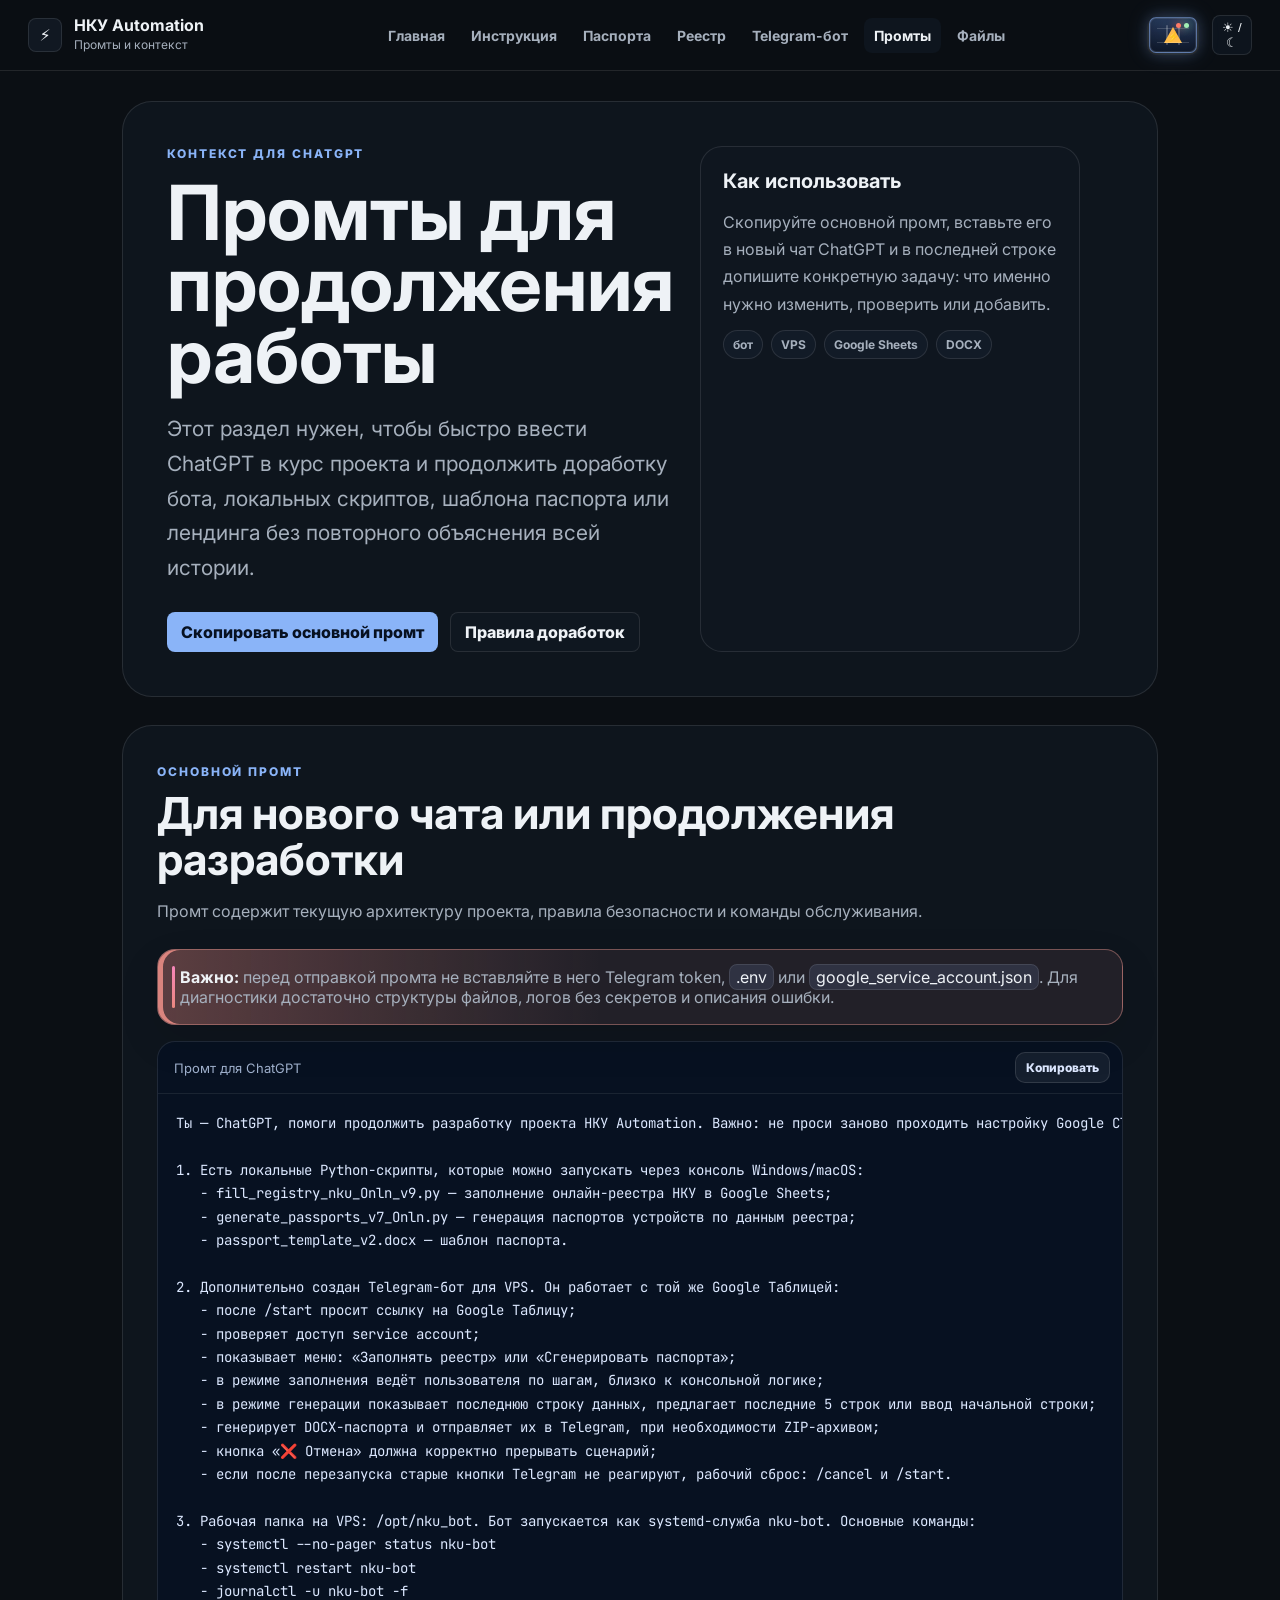
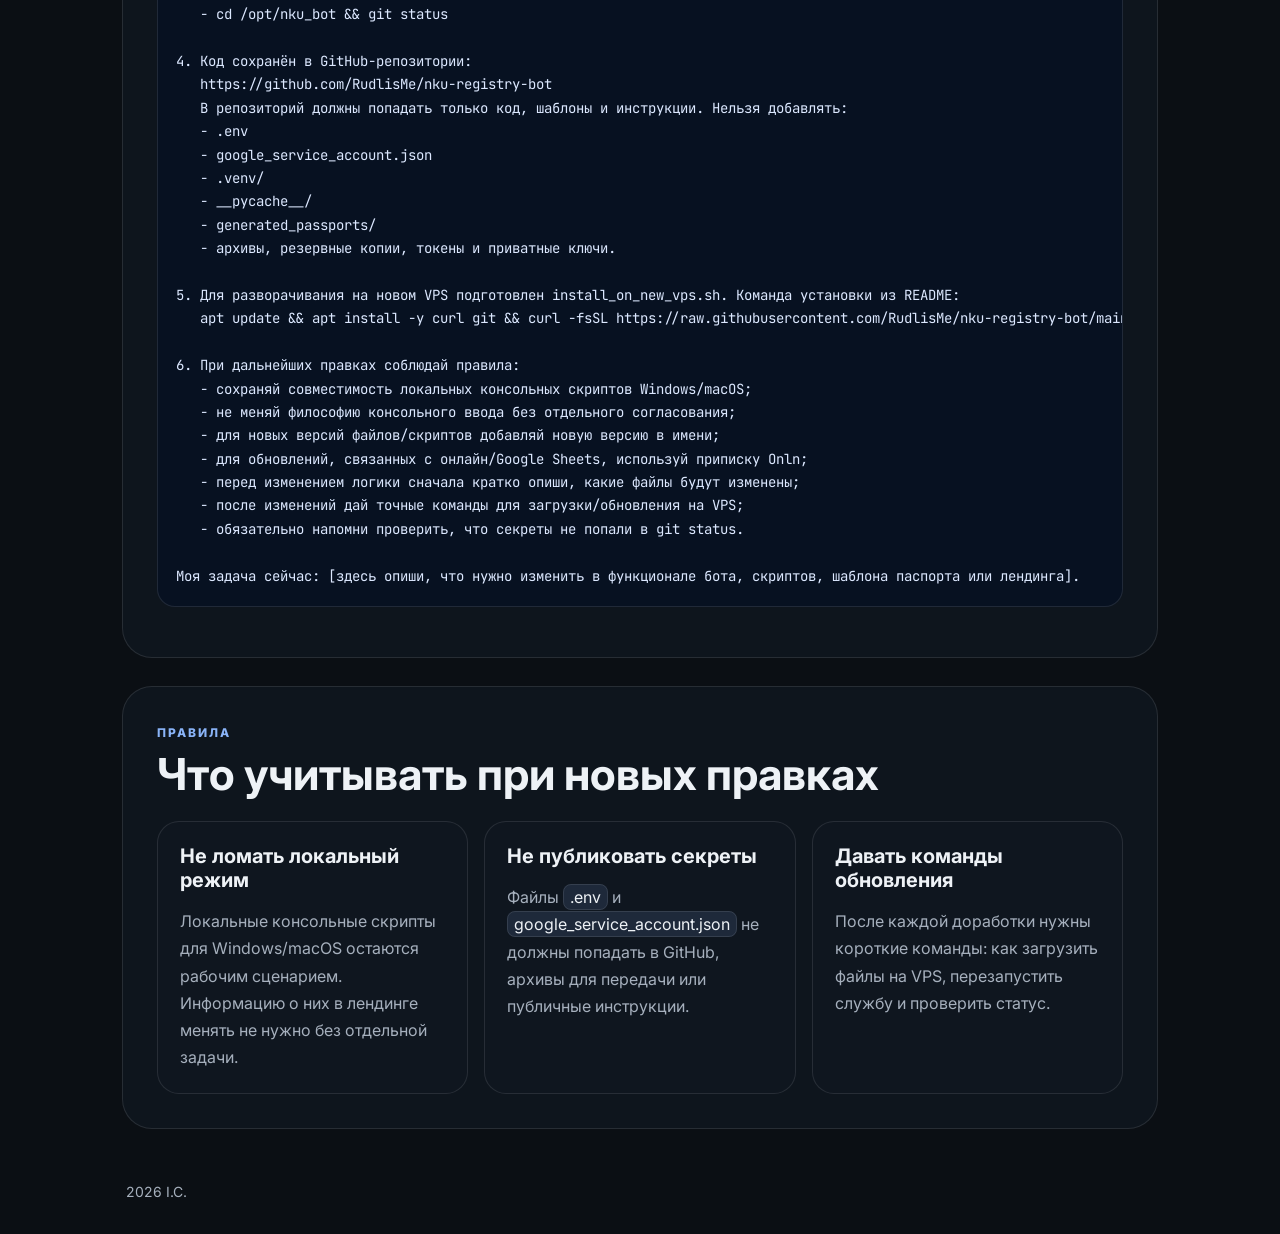
<file: prompts.html>
<!doctype html>
<html lang="ru" data-theme="dark">
<head>
  <meta charset="utf-8" />
  <meta name="viewport" content="width=device-width, initial-scale=1" />
  <meta name="description" content="Промты для продолжения разработки бота, скриптов и лендинга НКУ Automation." />
  <title>Промты для доработок НКУ Automation</title>
  <link rel="preconnect" href="https://fonts.googleapis.com"><link rel="preconnect" href="https://fonts.gstatic.com" crossorigin>
  <link href="https://fonts.googleapis.com/css2?family=Inter:wght@400;500;600;700;800&family=JetBrains+Mono:wght@400;500;600&display=swap" rel="stylesheet">
  <link rel="stylesheet" href="styles.css" />
</head>
<body>
  <div class="noise" aria-hidden="true"></div>
  <header class="topbar">
    <a class="brand" href="index.html"><span class="brand-mark">⚡</span><span><strong>НКУ Automation</strong><small>Промты и контекст</small></span></a>
    <nav class="topnav"><a href="index.html">Главная</a><a href="usage.html">Инструкция</a><a href="passports.html">Паспорта</a><a href="registry.html">Реестр</a><a href="bot.html">Telegram-бот</a><a class="active" href="prompts.html">Промты</a><a href="files.html">Файлы</a></nav>
    <button class="theme-toggle" type="button" id="themeToggle">☀ / ☾</button>
  </header>

  <main class="layout">
    <section class="hero">
      <div>
        <div class="eyebrow">Контекст для ChatGPT</div>
        <h1>Промты для продолжения работы</h1>
        <p class="lead">Этот раздел нужен, чтобы быстро ввести ChatGPT в курс проекта и продолжить доработку бота, локальных скриптов, шаблона паспорта или лендинга без повторного объяснения всей истории.</p>
        <div class="hero-actions"><a class="btn primary" href="#main-prompt">Скопировать основной промт</a><a class="btn ghost" href="#rules">Правила доработок</a></div>
      </div>
      <div class="card">
        <h3>Как использовать</h3>
        <p>Скопируйте основной промт, вставьте его в новый чат ChatGPT и в последней строке допишите конкретную задачу: что именно нужно изменить, проверить или добавить.</p>
        <div class="badges"><span class="badge">бот</span><span class="badge">VPS</span><span class="badge">Google Sheets</span><span class="badge">DOCX</span></div>
      </div>
    </section>

    <section class="section" id="main-prompt">
      <div class="section-head"><span class="kicker">Основной промт</span><h2>Для нового чата или продолжения разработки</h2><p>Промт содержит текущую архитектуру проекта, правила безопасности и команды обслуживания.</p></div>
      <div class="notice"><strong>Важно:</strong> перед отправкой промта не вставляйте в него Telegram token, <span class="inline-code">.env</span> или <span class="inline-code">google_service_account.json</span>. Для диагностики достаточно структуры файлов, логов без секретов и описания ошибки.</div>
      <div class="code-block"><div class="code-head"><span>Промт для ChatGPT</span><button class="copy-btn" data-copy="Ты — ChatGPT, помоги продолжить разработку проекта НКУ Automation. Важно: не проси заново проходить настройку Google Cloud, если я не говорю, что ключи/доступы потеряны. Уже сделано следующее:

1. Есть локальные Python-скрипты, которые можно запускать через консоль Windows/macOS:
   - fill_registry_nku_Onln_v9.py — заполнение онлайн-реестра НКУ в Google Sheets;
   - generate_passports_v7_Onln.py — генерация паспортов устройств по данным реестра;
   - passport_template_v2.docx — шаблон паспорта.

2. Дополнительно создан Telegram-бот для VPS. Он работает с той же Google Таблицей:
   - после /start просит ссылку на Google Таблицу;
   - проверяет доступ service account;
   - показывает меню: «Заполнять реестр» или «Сгенерировать паспорта»;
   - в режиме заполнения ведёт пользователя по шагам, близко к консольной логике;
   - в режиме генерации показывает последнюю строку данных, предлагает последние 5 строк или ввод начальной строки;
   - генерирует DOCX-паспорта и отправляет их в Telegram, при необходимости ZIP-архивом;
   - кнопка «❌ Отмена» должна корректно прерывать сценарий;
   - если после перезапуска старые кнопки Telegram не реагируют, рабочий сброс: /cancel и /start.

3. Рабочая папка на VPS: /opt/nku_bot. Бот запускается как systemd-служба nku-bot. Основные команды:
   - systemctl --no-pager status nku-bot
   - systemctl restart nku-bot
   - journalctl -u nku-bot -f
   - cd /opt/nku_bot &amp;&amp; git status

4. Код сохранён в GitHub-репозитории:
   https://github.com/RudlisMe/nku-registry-bot
   В репозиторий должны попадать только код, шаблоны и инструкции. Нельзя добавлять:
   - .env
   - google_service_account.json
   - .venv/
   - __pycache__/
   - generated_passports/
   - архивы, резервные копии, токены и приватные ключи.

5. Для разворачивания на новом VPS подготовлен install_on_new_vps.sh. Команда установки из README:
   apt update &amp;&amp; apt install -y curl git &amp;&amp; curl -fsSL https://raw.githubusercontent.com/RudlisMe/nku-registry-bot/main/install_on_new_vps.sh -o /tmp/install_nku_bot.sh &amp;&amp; REPO_URL=https://github.com/RudlisMe/nku-registry-bot.git bash /tmp/install_nku_bot.sh

6. При дальнейших правках соблюдай правила:
   - сохраняй совместимость локальных консольных скриптов Windows/macOS;
   - не меняй философию консольного ввода без отдельного согласования;
   - для новых версий файлов/скриптов добавляй новую версию в имени;
   - для обновлений, связанных с онлайн/Google Sheets, используй приписку Onln;
   - перед изменением логики сначала кратко опиши, какие файлы будут изменены;
   - после изменений дай точные команды для загрузки/обновления на VPS;
   - обязательно напомни проверить, что секреты не попали в git status.

Моя задача сейчас: [здесь опиши, что нужно изменить в функционале бота, скриптов, шаблона паспорта или лендинга].">Копировать</button></div><pre><code>Ты — ChatGPT, помоги продолжить разработку проекта НКУ Automation. Важно: не проси заново проходить настройку Google Cloud, если я не говорю, что ключи/доступы потеряны. Уже сделано следующее:

1. Есть локальные Python-скрипты, которые можно запускать через консоль Windows/macOS:
   - fill_registry_nku_Onln_v9.py — заполнение онлайн-реестра НКУ в Google Sheets;
   - generate_passports_v7_Onln.py — генерация паспортов устройств по данным реестра;
   - passport_template_v2.docx — шаблон паспорта.

2. Дополнительно создан Telegram-бот для VPS. Он работает с той же Google Таблицей:
   - после /start просит ссылку на Google Таблицу;
   - проверяет доступ service account;
   - показывает меню: «Заполнять реестр» или «Сгенерировать паспорта»;
   - в режиме заполнения ведёт пользователя по шагам, близко к консольной логике;
   - в режиме генерации показывает последнюю строку данных, предлагает последние 5 строк или ввод начальной строки;
   - генерирует DOCX-паспорта и отправляет их в Telegram, при необходимости ZIP-архивом;
   - кнопка «❌ Отмена» должна корректно прерывать сценарий;
   - если после перезапуска старые кнопки Telegram не реагируют, рабочий сброс: /cancel и /start.

3. Рабочая папка на VPS: /opt/nku_bot. Бот запускается как systemd-служба nku-bot. Основные команды:
   - systemctl --no-pager status nku-bot
   - systemctl restart nku-bot
   - journalctl -u nku-bot -f
   - cd /opt/nku_bot &amp;&amp; git status

4. Код сохранён в GitHub-репозитории:
   https://github.com/RudlisMe/nku-registry-bot
   В репозиторий должны попадать только код, шаблоны и инструкции. Нельзя добавлять:
   - .env
   - google_service_account.json
   - .venv/
   - __pycache__/
   - generated_passports/
   - архивы, резервные копии, токены и приватные ключи.

5. Для разворачивания на новом VPS подготовлен install_on_new_vps.sh. Команда установки из README:
   apt update &amp;&amp; apt install -y curl git &amp;&amp; curl -fsSL https://raw.githubusercontent.com/RudlisMe/nku-registry-bot/main/install_on_new_vps.sh -o /tmp/install_nku_bot.sh &amp;&amp; REPO_URL=https://github.com/RudlisMe/nku-registry-bot.git bash /tmp/install_nku_bot.sh

6. При дальнейших правках соблюдай правила:
   - сохраняй совместимость локальных консольных скриптов Windows/macOS;
   - не меняй философию консольного ввода без отдельного согласования;
   - для новых версий файлов/скриптов добавляй новую версию в имени;
   - для обновлений, связанных с онлайн/Google Sheets, используй приписку Onln;
   - перед изменением логики сначала кратко опиши, какие файлы будут изменены;
   - после изменений дай точные команды для загрузки/обновления на VPS;
   - обязательно напомни проверить, что секреты не попали в git status.

Моя задача сейчас: [здесь опиши, что нужно изменить в функционале бота, скриптов, шаблона паспорта или лендинга].</code></pre></div>
    </section>

    <section class="section" id="rules">
      <div class="section-head"><span class="kicker">Правила</span><h2>Что учитывать при новых правках</h2></div>
      <div class="grid-3">
        <div class="card"><h3>Не ломать локальный режим</h3><p>Локальные консольные скрипты для Windows/macOS остаются рабочим сценарием. Информацию о них в лендинге менять не нужно без отдельной задачи.</p></div>
        <div class="card"><h3>Не публиковать секреты</h3><p>Файлы <span class="inline-code">.env</span> и <span class="inline-code">google_service_account.json</span> не должны попадать в GitHub, архивы для передачи или публичные инструкции.</p></div>
        <div class="card"><h3>Давать команды обновления</h3><p>После каждой доработки нужны короткие команды: как загрузить файлы на VPS, перезапустить службу и проверить статус.</p></div>
      </div>
    </section>

    <footer class="footer">2026 I.C.</footer>
  </main>
  <div class="toast" id="toast">Скопировано</div>
  <script src="script.js"></script>
</body>
</html>
</file>
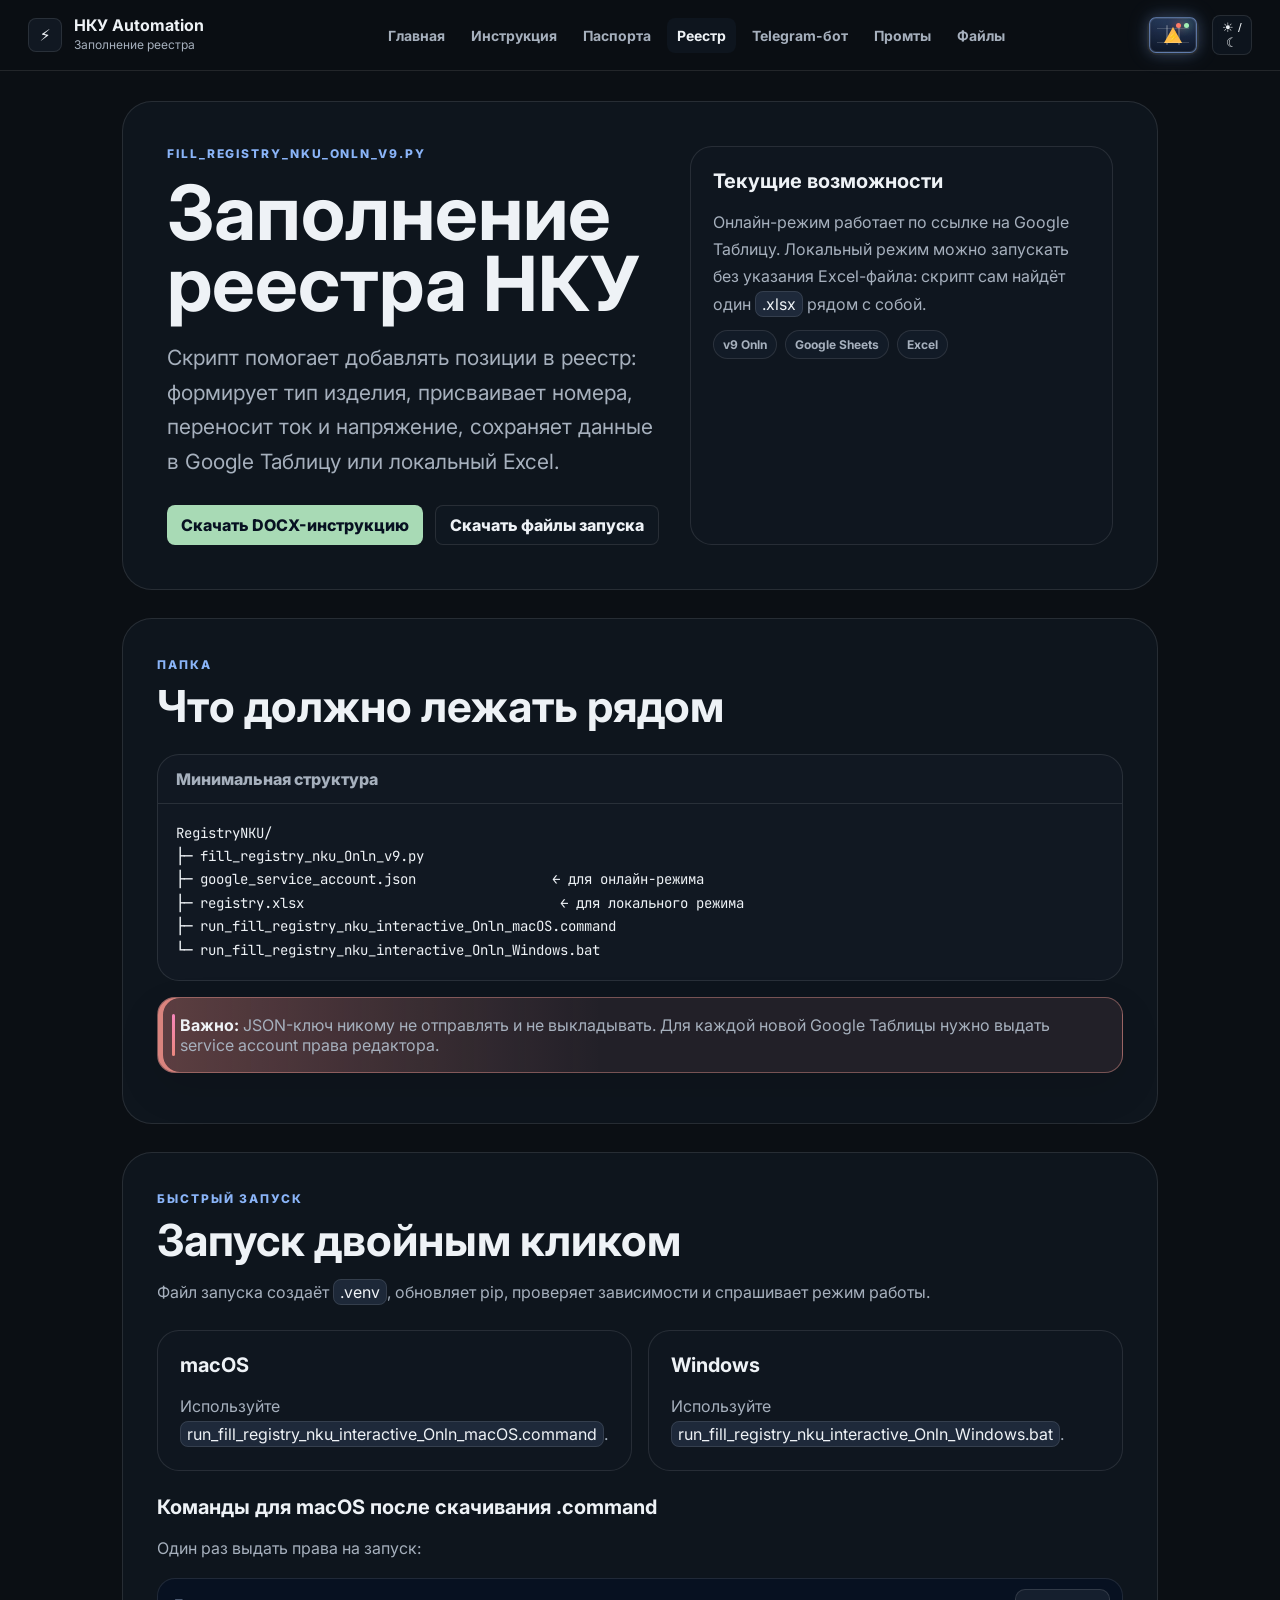
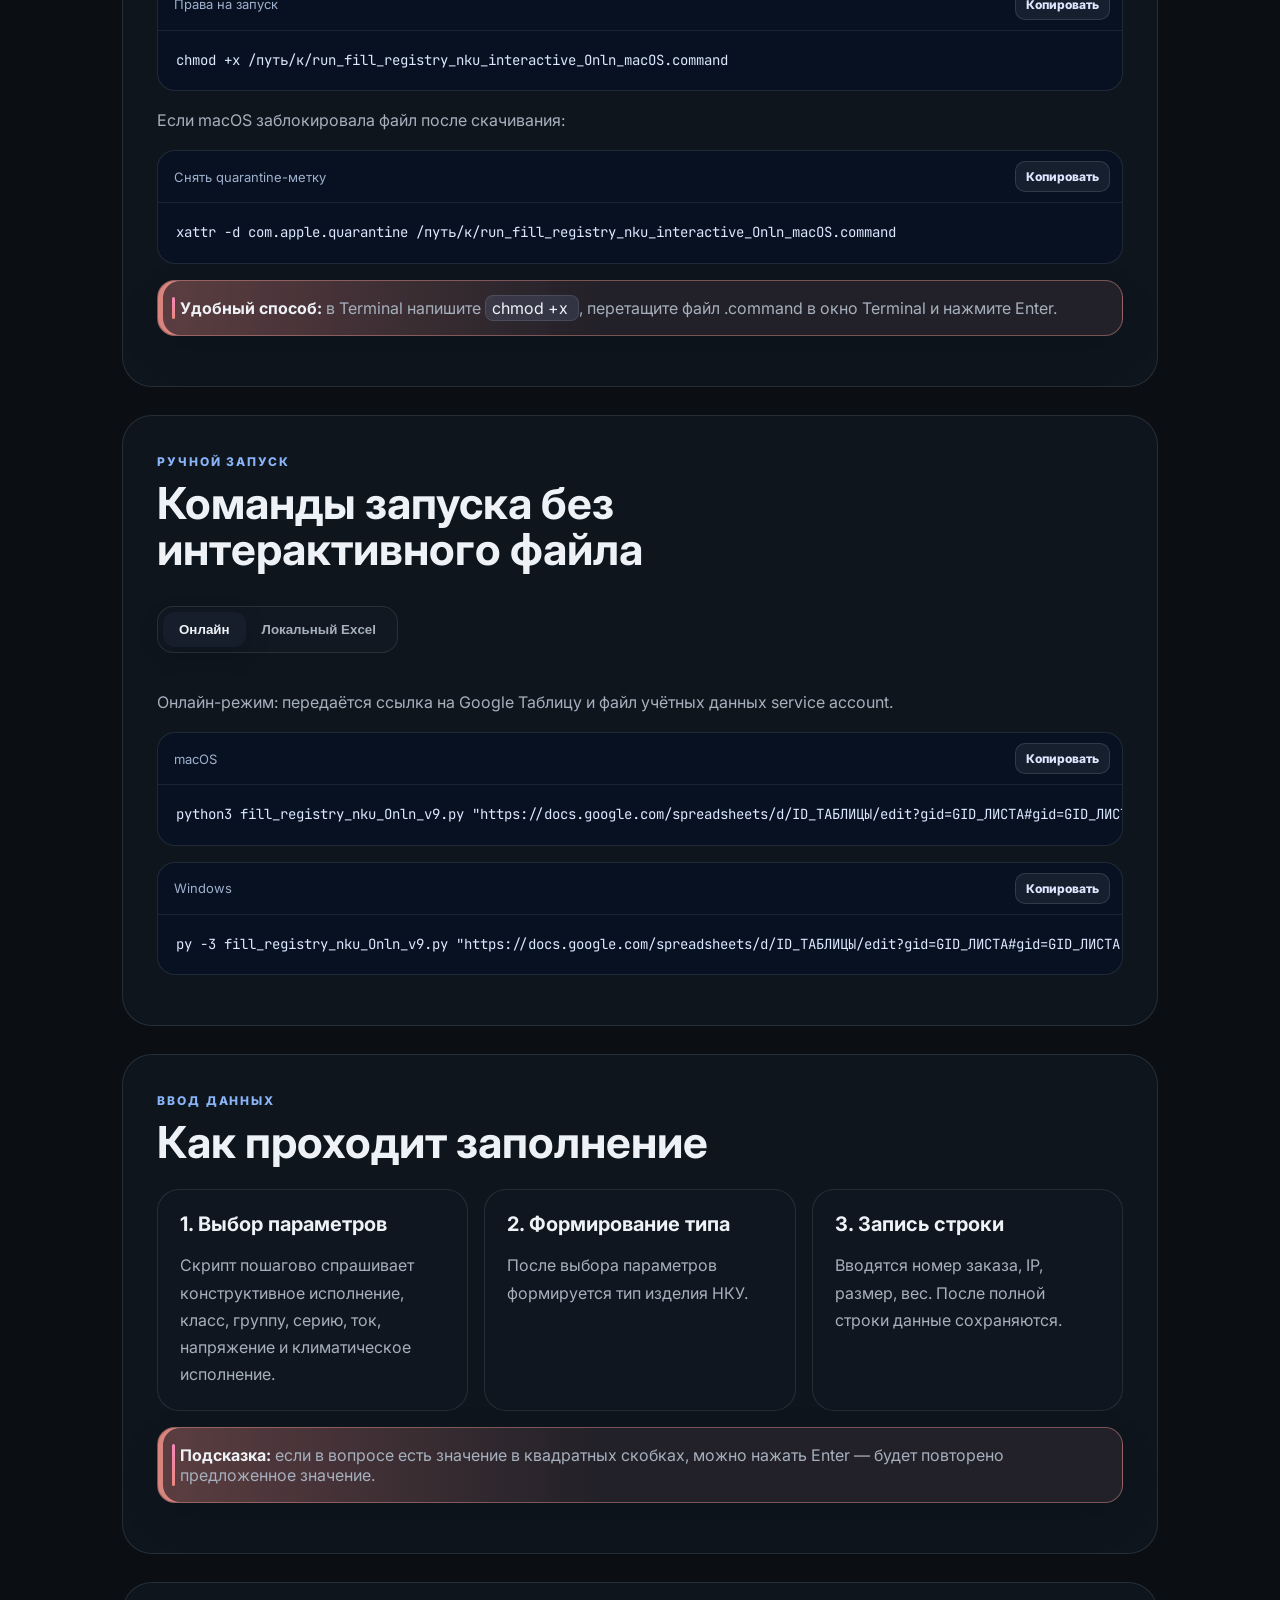
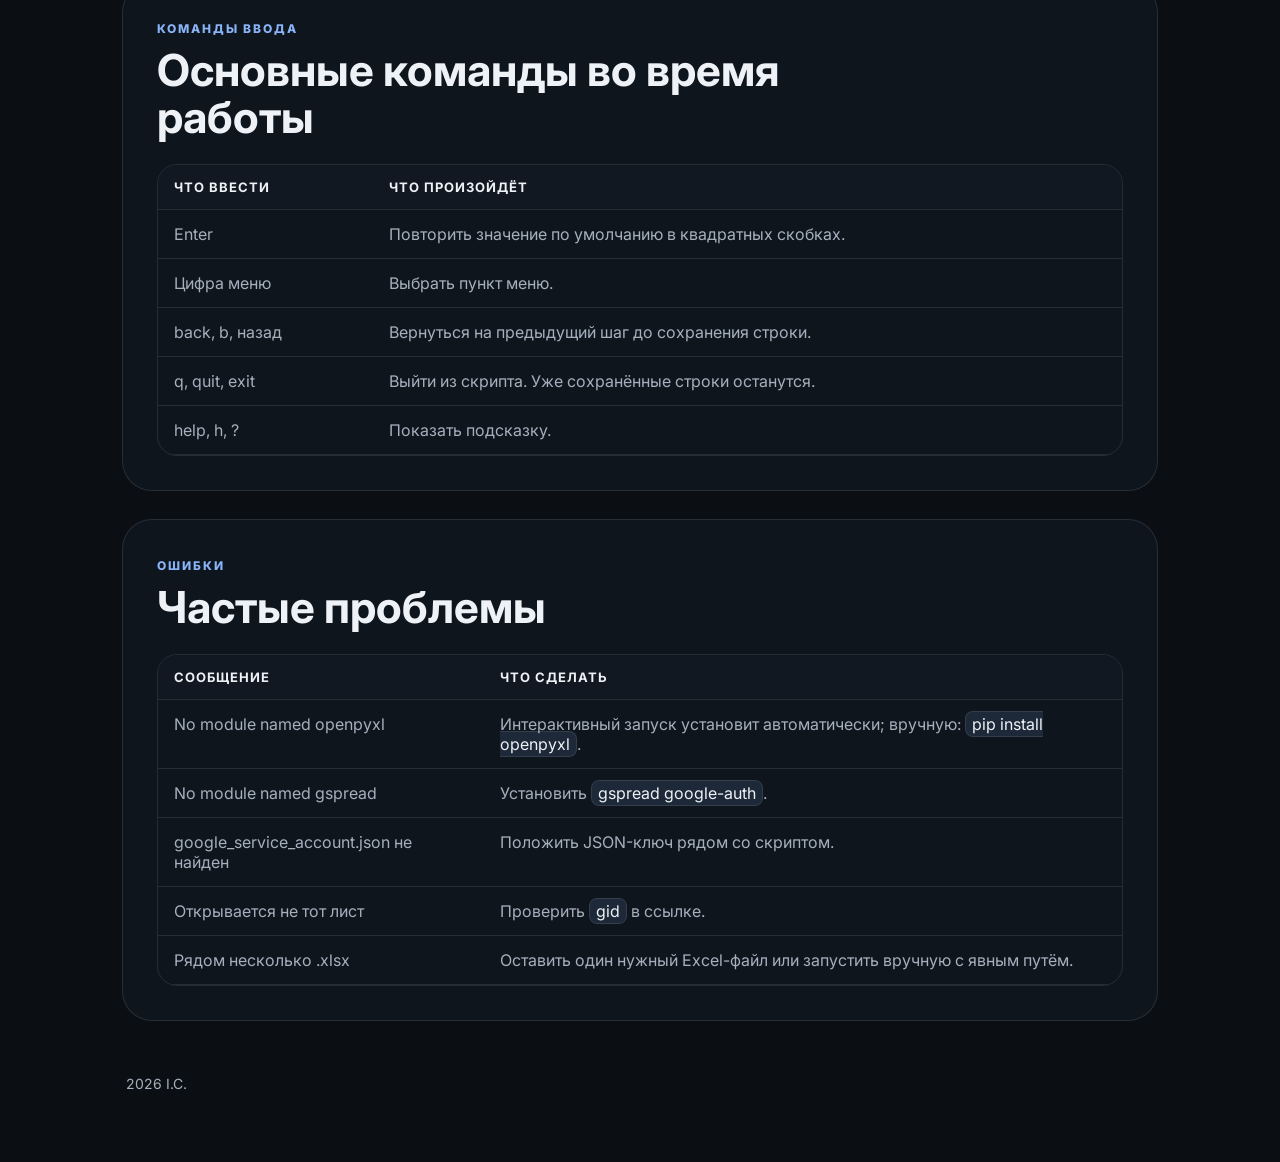
<file: registry.html>
<!doctype html>
<html lang="ru" data-theme="dark">
<head>
  <meta charset="utf-8" />
  <meta name="viewport" content="width=device-width, initial-scale=1" />
  <meta name="description" content="Инструкция по заполнению реестра НКУ через Python-скрипт." />
  <title>Заполнение реестра НКУ</title>
  <link rel="preconnect" href="https://fonts.googleapis.com"><link rel="preconnect" href="https://fonts.gstatic.com" crossorigin>
  <link href="https://fonts.googleapis.com/css2?family=Inter:wght@400;500;600;700;800&family=JetBrains+Mono:wght@400;500;600&display=swap" rel="stylesheet">
  <link rel="stylesheet" href="styles.css" />
</head>
<body>
  <div class="noise" aria-hidden="true"></div>
  <header class="topbar">
    <a class="brand" href="index.html"><span class="brand-mark">⚡</span><span><strong>НКУ Automation</strong><small>Заполнение реестра</small></span></a>
    <nav class="topnav"><a href="index.html">Главная</a><a href="usage.html">Инструкция</a><a href="passports.html">Паспорта</a><a class="active" href="registry.html">Реестр</a><a href="bot.html">Telegram-бот</a><a href="prompts.html">Промты</a><a href="files.html">Файлы</a></nav>
    <button class="theme-toggle" type="button" id="themeToggle">☀ / ☾</button>
  </header>

  <main class="layout">
    <section class="hero">
      <div>
        <div class="eyebrow">fill_registry_nku_Onln_v9.py</div>
        <h1>Заполнение реестра НКУ</h1>
        <p class="lead">Скрипт помогает добавлять позиции в реестр: формирует тип изделия, присваивает номера, переносит ток и напряжение, сохраняет данные в Google Таблицу или локальный Excel.</p>
        <div class="hero-actions"><a class="btn green" href="downloads/Инструкция_заполнение_реестра_НКУ_v9_Onln.docx">Скачать DOCX-инструкцию</a><a class="btn ghost" href="files.html">Скачать файлы запуска</a></div>
      </div>
      <div class="card">
        <h3>Текущие возможности</h3>
        <p>Онлайн-режим работает по ссылке на Google Таблицу. Локальный режим можно запускать без указания Excel-файла: скрипт сам найдёт один <span class="inline-code">.xlsx</span> рядом с собой.</p>
        <div class="badges"><span class="badge">v9 Onln</span><span class="badge">Google Sheets</span><span class="badge">Excel</span></div>
      </div>
    </section>

    <section class="section" id="folder">
      <div class="section-head"><span class="kicker">Папка</span><h2>Что должно лежать рядом</h2></div>
      <div class="folder-card"><div class="folder-title">Минимальная структура</div><pre class="tree"><code>RegistryNKU/
├─ fill_registry_nku_Onln_v9.py
├─ google_service_account.json                 ← для онлайн-режима
├─ registry.xlsx                                ← для локального режима
├─ run_fill_registry_nku_interactive_Onln_macOS.command
└─ run_fill_registry_nku_interactive_Onln_Windows.bat</code></pre></div>
      <div class="notice"><strong>Важно:</strong> JSON-ключ никому не отправлять и не выкладывать. Для каждой новой Google Таблицы нужно выдать service account права редактора.</div>
    </section>

    <section class="section" id="launch-files">
      <div class="section-head"><span class="kicker">Быстрый запуск</span><h2>Запуск двойным кликом</h2><p>Файл запуска создаёт <span class="inline-code">.venv</span>, обновляет pip, проверяет зависимости и спрашивает режим работы.</p></div>
      <div class="grid-2">
        <div class="card"><h3>macOS</h3><p>Используйте <span class="inline-code">run_fill_registry_nku_interactive_Onln_macOS.command</span>.</p></div>
        <div class="card"><h3>Windows</h3><p>Используйте <span class="inline-code">run_fill_registry_nku_interactive_Onln_Windows.bat</span>.</p></div>
      </div>
      <h3>Команды для macOS после скачивания .command</h3>
      <p>Один раз выдать права на запуск:</p>
      <div class="code-block"><div class="code-head"><span>Права на запуск</span><button class="copy-btn" data-copy="chmod +x /путь/к/run_fill_registry_nku_interactive_Onln_macOS.command">Копировать</button></div><pre><code>chmod +x /путь/к/run_fill_registry_nku_interactive_Onln_macOS.command</code></pre></div>
      <p>Если macOS заблокировала файл после скачивания:</p>
      <div class="code-block"><div class="code-head"><span>Снять quarantine-метку</span><button class="copy-btn" data-copy="xattr -d com.apple.quarantine /путь/к/run_fill_registry_nku_interactive_Onln_macOS.command">Копировать</button></div><pre><code>xattr -d com.apple.quarantine /путь/к/run_fill_registry_nku_interactive_Onln_macOS.command</code></pre></div>
      <div class="notice"><strong>Удобный способ:</strong> в Terminal напишите <span class="inline-code">chmod +x </span>, перетащите файл .command в окно Terminal и нажмите Enter.</div>
    </section>

    <section class="section" id="manual">
      <div class="section-head"><span class="kicker">Ручной запуск</span><h2>Команды запуска без интерактивного файла</h2></div>
      <div class="tabs" role="tablist"><button class="tab active" data-tab="online" type="button">Онлайн</button><button class="tab" data-tab="local" type="button">Локальный Excel</button></div>
      <div class="tab-panel active" data-panel="online">
        <p>Онлайн-режим: передаётся ссылка на Google Таблицу и файл учётных данных service account.</p>
        <div class="code-block"><div class="code-head"><span>macOS</span><button class="copy-btn" data-copy="python3 fill_registry_nku_Onln_v9.py &quot;https://docs.google.com/spreadsheets/d/ID_ТАБЛИЦЫ/edit?gid=GID_ЛИСТА#gid=GID_ЛИСТА&quot; --credentials google_service_account.json">Копировать</button></div><pre><code>python3 fill_registry_nku_Onln_v9.py "https://docs.google.com/spreadsheets/d/ID_ТАБЛИЦЫ/edit?gid=GID_ЛИСТА#gid=GID_ЛИСТА" --credentials google_service_account.json</code></pre></div>
        <div class="code-block"><div class="code-head"><span>Windows</span><button class="copy-btn" data-copy="py -3 fill_registry_nku_Onln_v9.py &quot;https://docs.google.com/spreadsheets/d/ID_ТАБЛИЦЫ/edit?gid=GID_ЛИСТА#gid=GID_ЛИСТА&quot; --credentials google_service_account.json">Копировать</button></div><pre><code>py -3 fill_registry_nku_Onln_v9.py "https://docs.google.com/spreadsheets/d/ID_ТАБЛИЦЫ/edit?gid=GID_ЛИСТА#gid=GID_ЛИСТА" --credentials google_service_account.json</code></pre></div>
      </div>
      <div class="tab-panel" data-panel="local">
        <p>Локальный режим: если рядом лежит один <span class="inline-code">.xlsx</span>, путь можно не указывать.</p>
        <div class="code-block"><div class="code-head"><span>macOS</span><button class="copy-btn" data-copy="python3 fill_registry_nku_Onln_v9.py">Копировать</button></div><pre><code>python3 fill_registry_nku_Onln_v9.py</code></pre></div>
        <div class="code-block"><div class="code-head"><span>Windows</span><button class="copy-btn" data-copy="py -3 fill_registry_nku_Onln_v9.py">Копировать</button></div><pre><code>py -3 fill_registry_nku_Onln_v9.py</code></pre></div>
      </div>
    </section>

    <section class="section" id="process">
      <div class="section-head"><span class="kicker">Ввод данных</span><h2>Как проходит заполнение</h2></div>
      <div class="grid-3">
        <div class="card"><h3>1. Выбор параметров</h3><p>Скрипт пошагово спрашивает конструктивное исполнение, класс, группу, серию, ток, напряжение и климатическое исполнение.</p></div>
        <div class="card"><h3>2. Формирование типа</h3><p>После выбора параметров формируется тип изделия НКУ.</p></div>
        <div class="card"><h3>3. Запись строки</h3><p>Вводятся номер заказа, IP, размер, вес. После полной строки данные сохраняются.</p></div>
      </div>
      <div class="notice"><strong>Подсказка:</strong> если в вопросе есть значение в квадратных скобках, можно нажать Enter — будет повторено предложенное значение.</div>
    </section>

    <section class="section" id="commands">
      <div class="section-head"><span class="kicker">Команды ввода</span><h2>Основные команды во время работы</h2></div>
      <div class="table-wrap"><table><thead><tr><th>Что ввести</th><th>Что произойдёт</th></tr></thead><tbody>
        <tr><td>Enter</td><td>Повторить значение по умолчанию в квадратных скобках.</td></tr>
        <tr><td>Цифра меню</td><td>Выбрать пункт меню.</td></tr>
        <tr><td>back, b, назад</td><td>Вернуться на предыдущий шаг до сохранения строки.</td></tr>
        <tr><td>q, quit, exit</td><td>Выйти из скрипта. Уже сохранённые строки останутся.</td></tr>
        <tr><td>help, h, ?</td><td>Показать подсказку.</td></tr>
      </tbody></table></div>
    </section>

    <section class="section" id="errors">
      <div class="section-head"><span class="kicker">Ошибки</span><h2>Частые проблемы</h2></div>
      <div class="table-wrap"><table><thead><tr><th>Сообщение</th><th>Что сделать</th></tr></thead><tbody>
        <tr><td>No module named openpyxl</td><td>Интерактивный запуск установит автоматически; вручную: <span class="inline-code">pip install openpyxl</span>.</td></tr>
        <tr><td>No module named gspread</td><td>Установить <span class="inline-code">gspread google-auth</span>.</td></tr>
        <tr><td>google_service_account.json не найден</td><td>Положить JSON-ключ рядом со скриптом.</td></tr>
        <tr><td>Открывается не тот лист</td><td>Проверить <span class="inline-code">gid</span> в ссылке.</td></tr>
        <tr><td>Рядом несколько .xlsx</td><td>Оставить один нужный Excel-файл или запустить вручную с явным путём.</td></tr>
      </tbody></table></div>
    </section>

    <footer class="footer">2026 I.C.</footer>
  </main>
  <div class="toast" id="toast">Команда скопирована</div>
  <script src="script.js"></script>
</body>
</html>
</file>
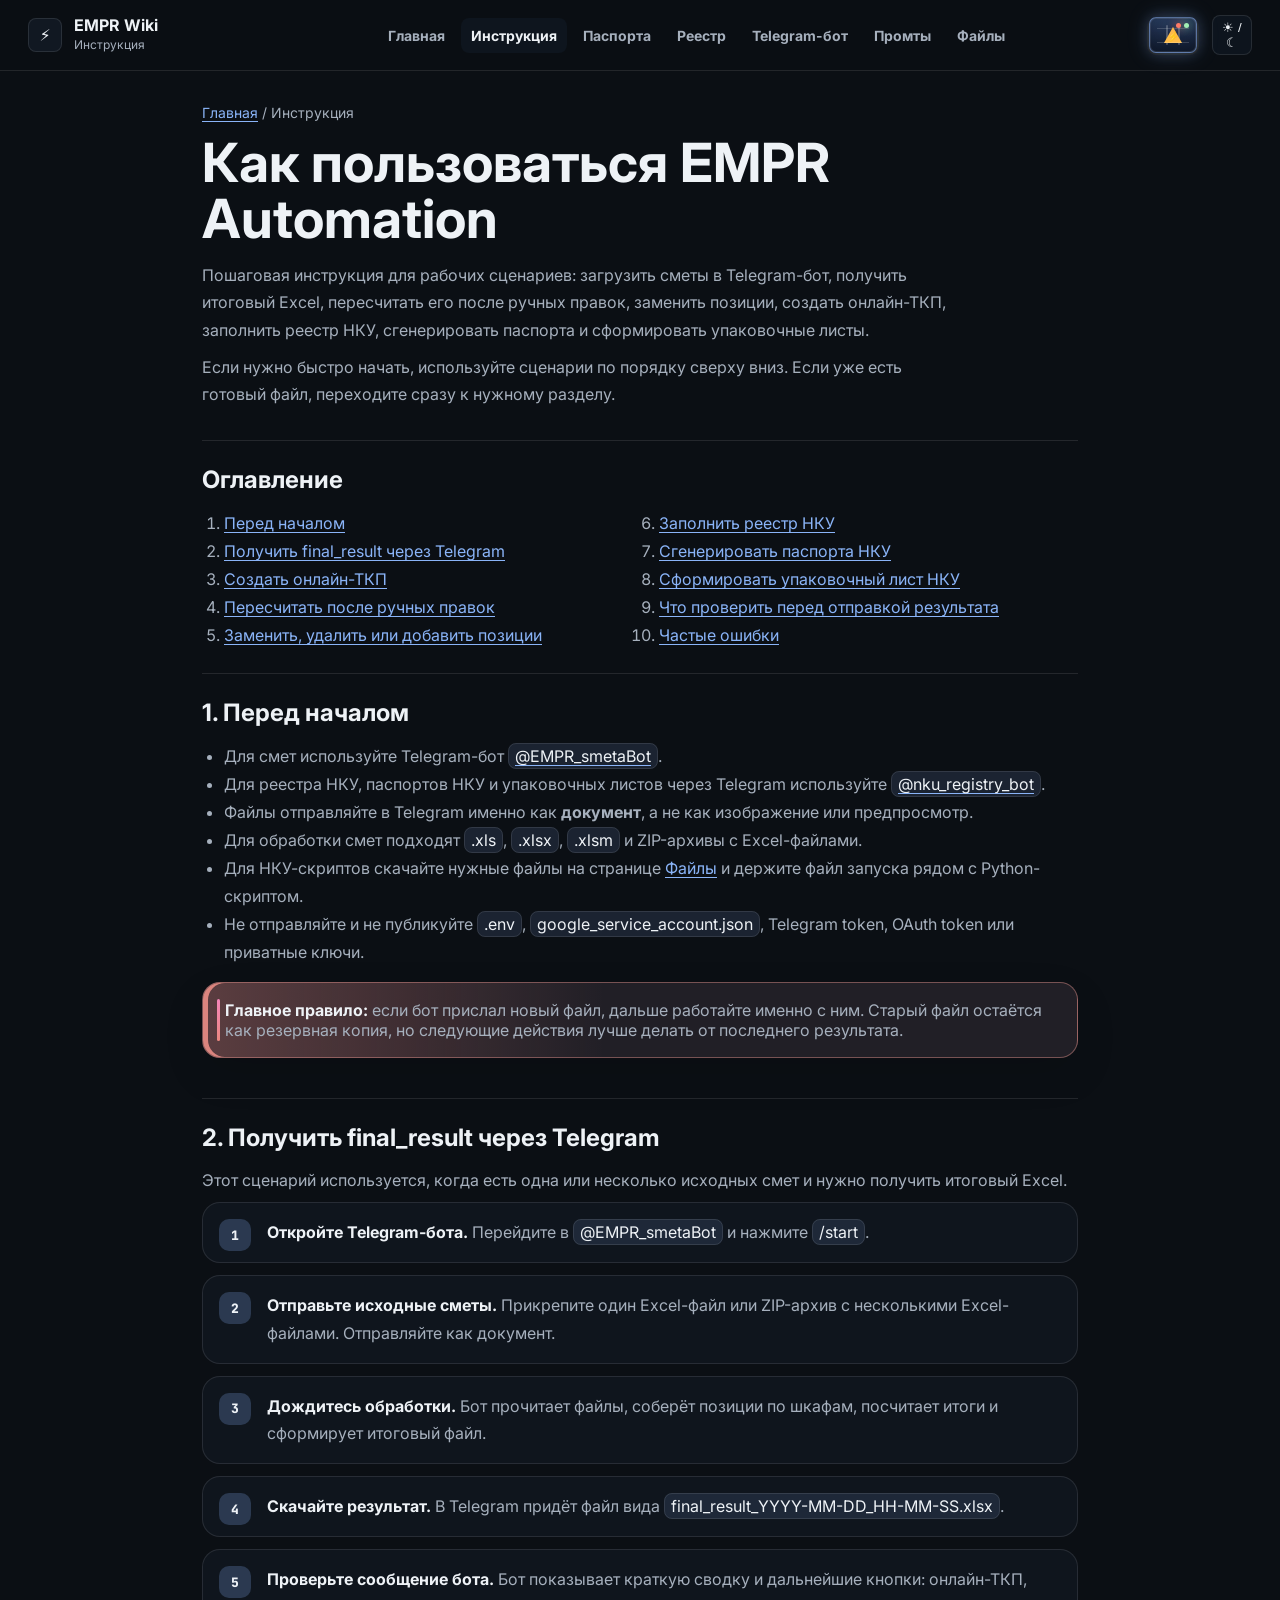
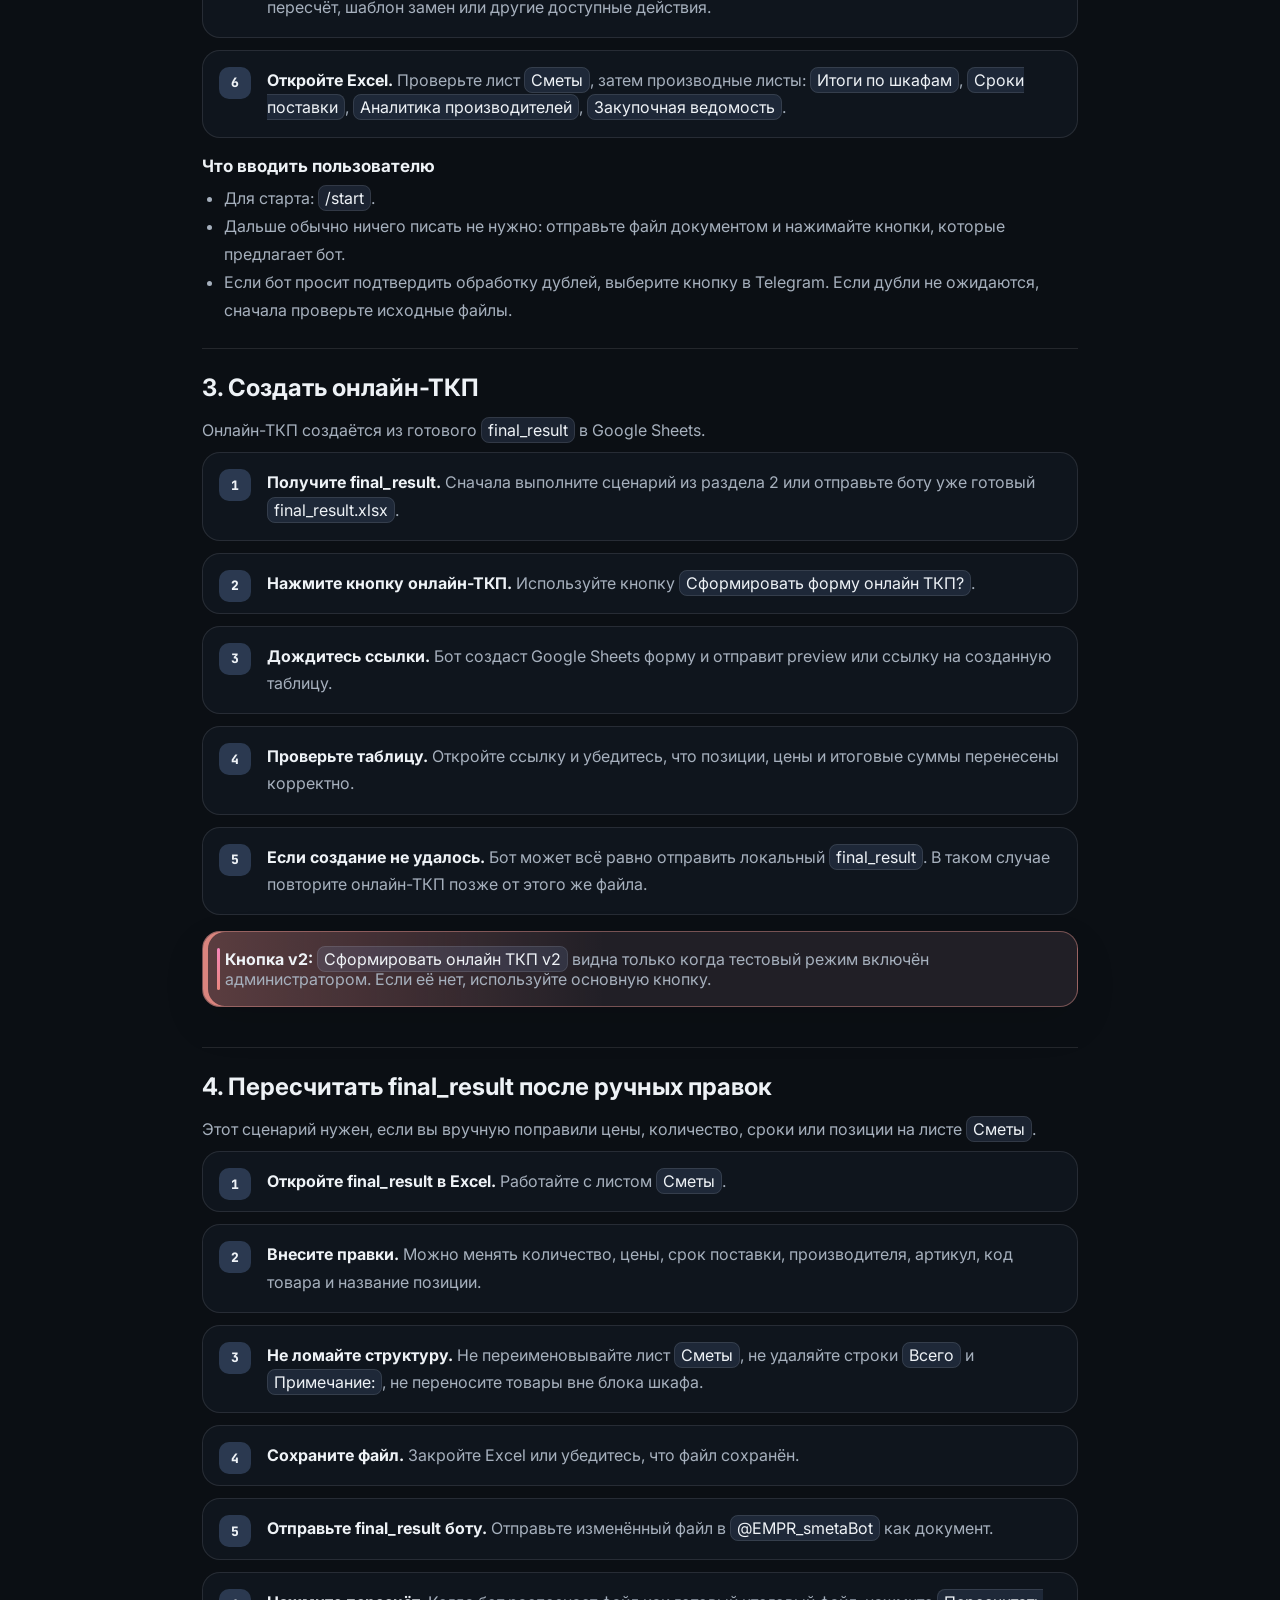
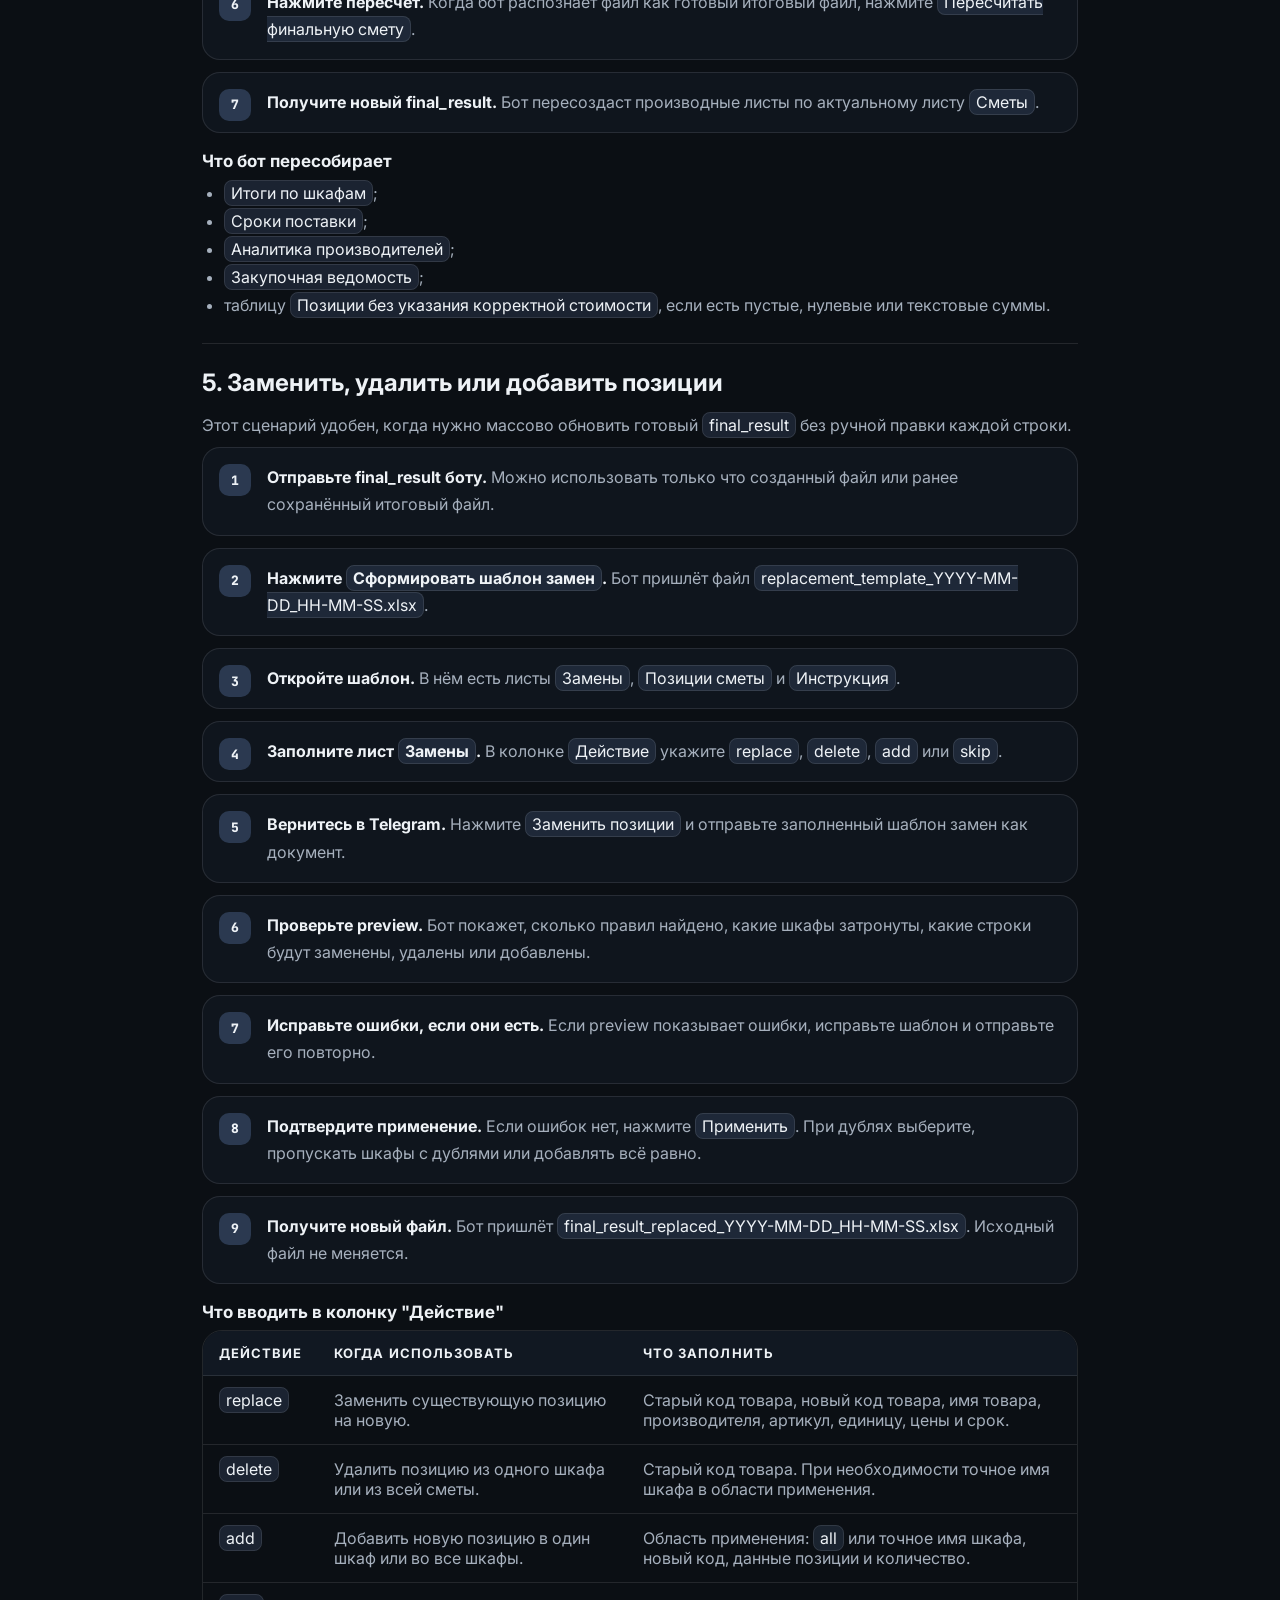
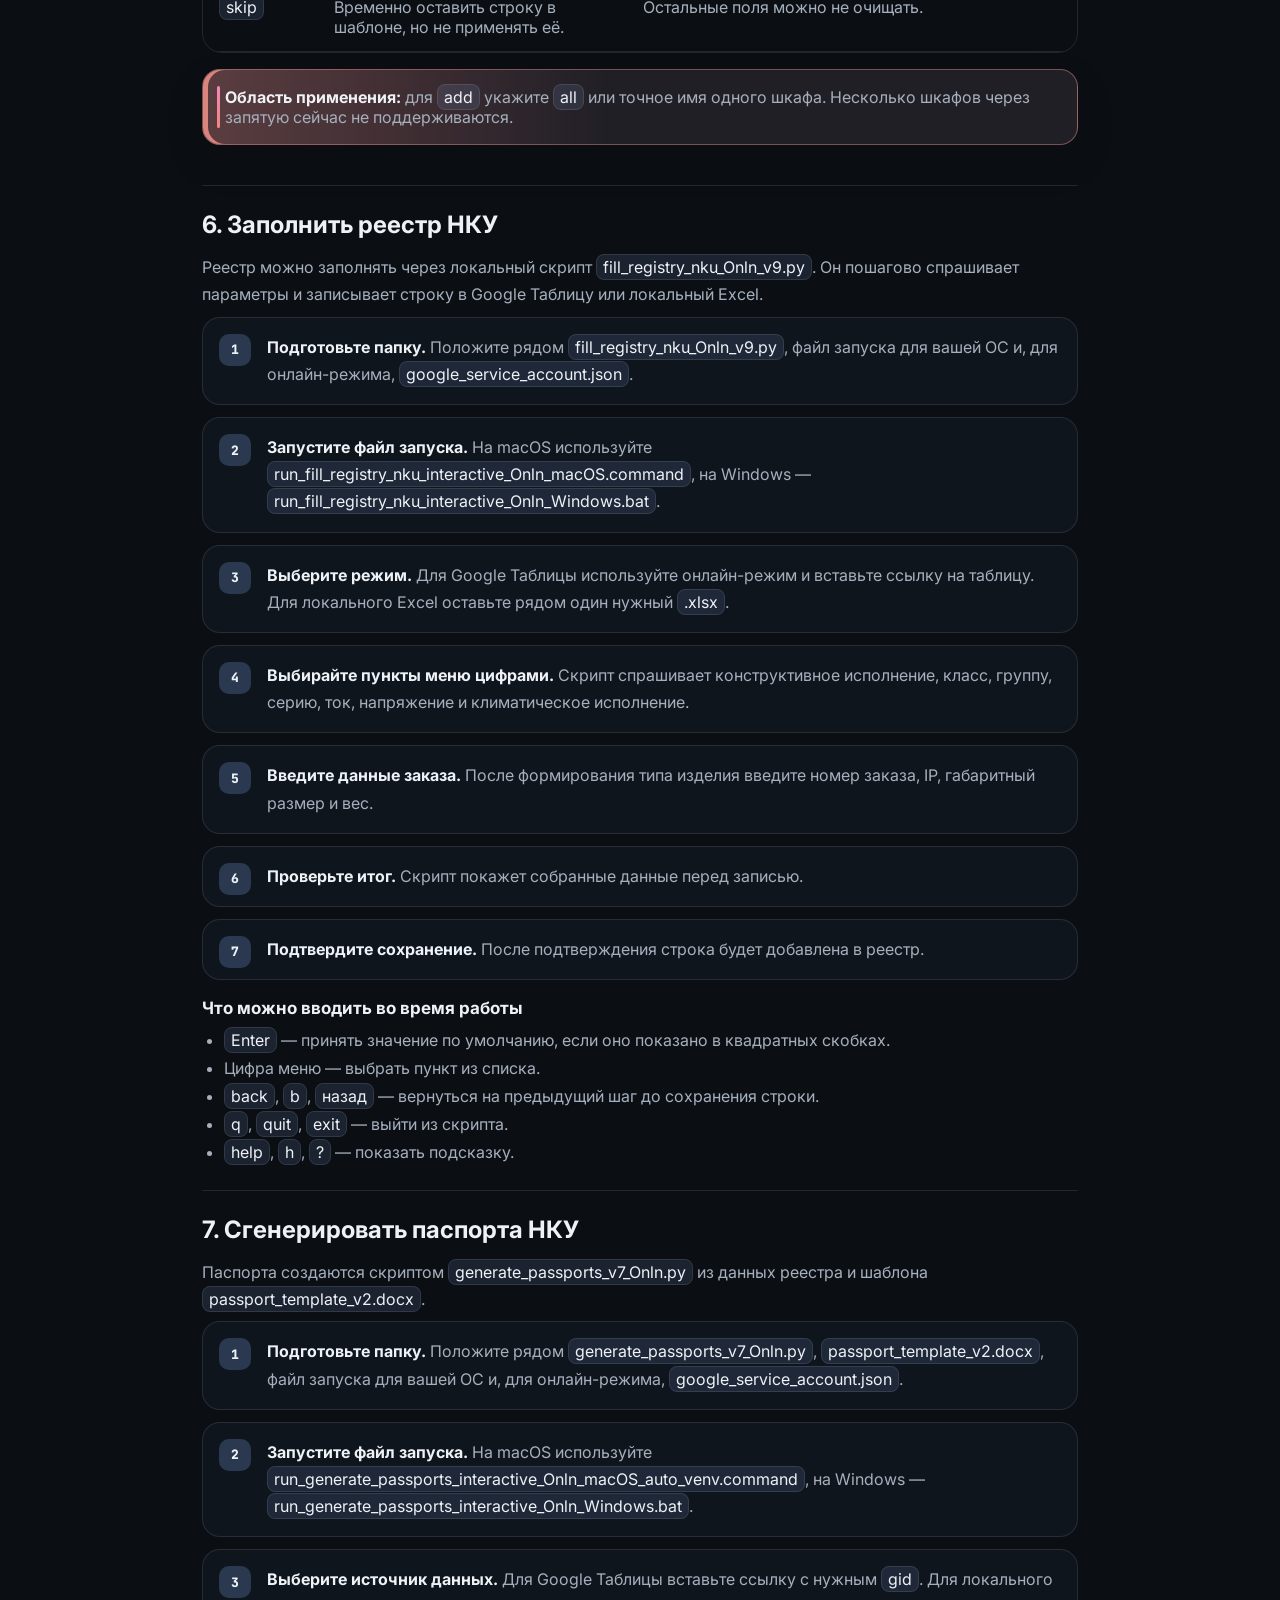
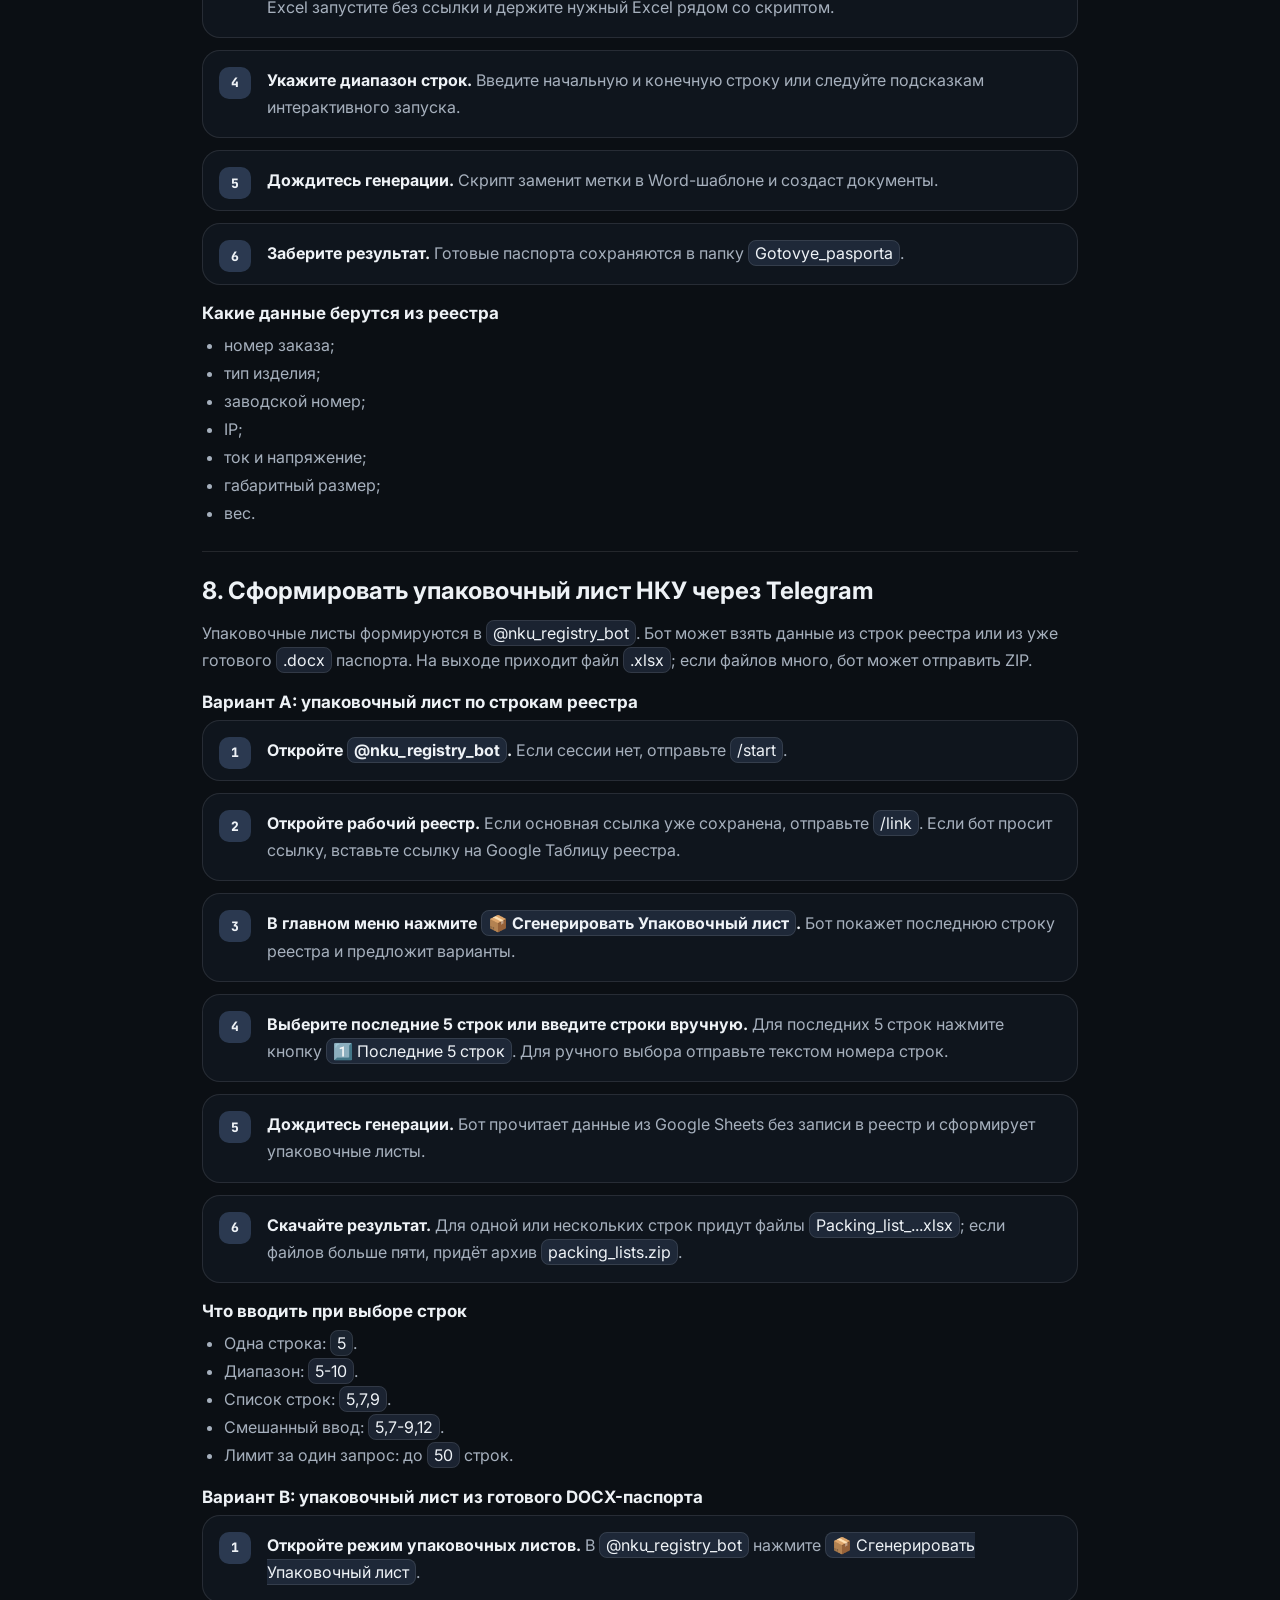
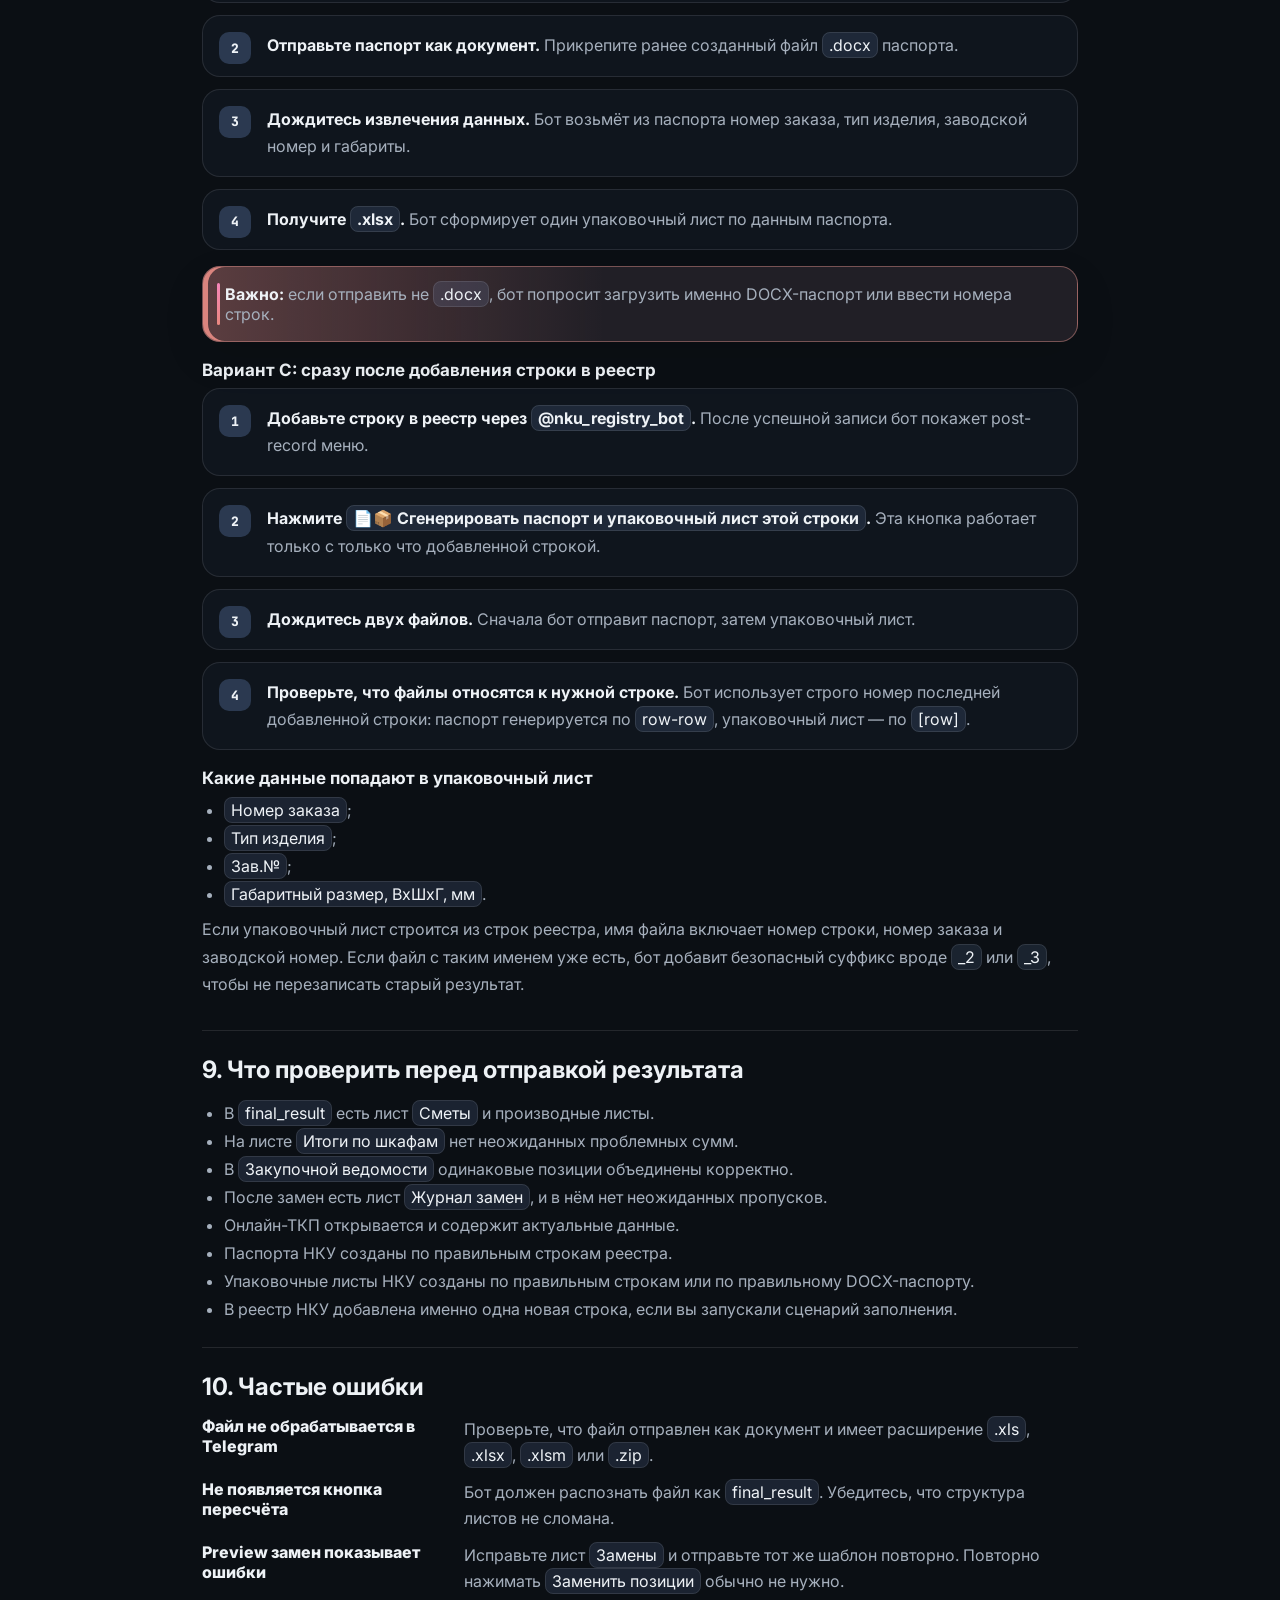
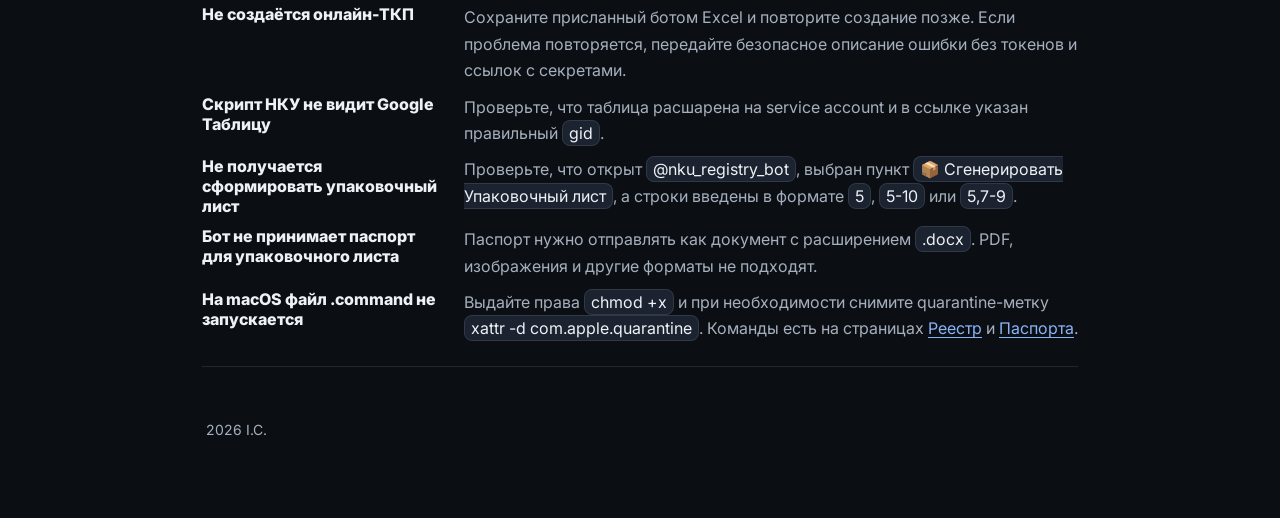
<file: usage.html>
<!doctype html>
<html lang="ru" data-theme="dark">
<head>
  <meta charset="utf-8" />
  <meta name="viewport" content="width=device-width, initial-scale=1" />
  <meta name="description" content="Подробная инструкция EMPR Automation: как пользоваться Telegram-ботом, final_result, заменами, онлайн-ТКП, реестром НКУ, паспортами и упаковочными листами." />
  <title>Как пользоваться EMPR Automation</title>
  <link rel="preconnect" href="https://fonts.googleapis.com"><link rel="preconnect" href="https://fonts.gstatic.com" crossorigin>
  <link href="https://fonts.googleapis.com/css2?family=Inter:wght@400;500;600;700;800&family=JetBrains+Mono:wght@400;500;600&display=swap" rel="stylesheet">
  <link rel="stylesheet" href="styles.css" />
</head>
<body>
  <header class="topbar">
    <a class="brand" href="index.html"><span class="brand-mark">⚡</span><span><strong>EMPR Wiki</strong><small>Инструкция</small></span></a>
    <nav class="topnav"><a href="index.html">Главная</a><a class="active" href="usage.html">Инструкция</a><a href="passports.html">Паспорта</a><a href="registry.html">Реестр</a><a href="bot.html">Telegram-бот</a><a href="prompts.html">Промты</a><a href="files.html">Файлы</a></nav>
    <button class="theme-toggle" type="button" id="themeToggle">☀ / ☾</button>
  </header>

  <main class="layout wiki-page">
    <header class="wiki-page-header">
      <p class="wiki-breadcrumb"><a href="index.html">Главная</a> / Инструкция</p>
      <h1>Как пользоваться EMPR Automation</h1>
      <p>Пошаговая инструкция для рабочих сценариев: загрузить сметы в Telegram-бот, получить итоговый Excel, пересчитать его после ручных правок, заменить позиции, создать онлайн-ТКП, заполнить реестр НКУ, сгенерировать паспорта и сформировать упаковочные листы.</p>
      <p>Если нужно быстро начать, используйте сценарии по порядку сверху вниз. Если уже есть готовый файл, переходите сразу к нужному разделу.</p>
    </header>

    <nav class="wiki-doc wiki-toc" aria-label="Оглавление">
      <h2>Оглавление</h2>
      <ol>
        <li><a href="#before-start">Перед началом</a></li>
        <li><a href="#telegram-final-result">Получить final_result через Telegram</a></li>
        <li><a href="#online-tkp">Создать онлайн-ТКП</a></li>
        <li><a href="#recalculate">Пересчитать после ручных правок</a></li>
        <li><a href="#replacement">Заменить, удалить или добавить позиции</a></li>
        <li><a href="#nku-registry">Заполнить реестр НКУ</a></li>
        <li><a href="#nku-passports">Сгенерировать паспорта НКУ</a></li>
        <li><a href="#nku-packing-list">Сформировать упаковочный лист НКУ</a></li>
        <li><a href="#what-to-check">Что проверить перед отправкой результата</a></li>
        <li><a href="#common-errors">Частые ошибки</a></li>
      </ol>
    </nav>

    <section class="wiki-doc" id="before-start">
      <h2>1. Перед началом</h2>
      <ul class="wiki-plain-list">
        <li>Для смет используйте Telegram-бот <a href="https://t.me/EMPR_smetaBot" target="_blank" rel="noopener"><span class="inline-code">@EMPR_smetaBot</span></a>.</li>
        <li>Для реестра НКУ, паспортов НКУ и упаковочных листов через Telegram используйте <a href="https://t.me/nku_registry_bot" target="_blank" rel="noopener"><span class="inline-code">@nku_registry_bot</span></a>.</li>
        <li>Файлы отправляйте в Telegram именно как <strong>документ</strong>, а не как изображение или предпросмотр.</li>
        <li>Для обработки смет подходят <span class="inline-code">.xls</span>, <span class="inline-code">.xlsx</span>, <span class="inline-code">.xlsm</span> и ZIP-архивы с Excel-файлами.</li>
        <li>Для НКУ-скриптов скачайте нужные файлы на странице <a href="files.html">Файлы</a> и держите файл запуска рядом с Python-скриптом.</li>
        <li>Не отправляйте и не публикуйте <span class="inline-code">.env</span>, <span class="inline-code">google_service_account.json</span>, Telegram token, OAuth token или приватные ключи.</li>
      </ul>
      <div class="notice"><strong>Главное правило:</strong> если бот прислал новый файл, дальше работайте именно с ним. Старый файл остаётся как резервная копия, но следующие действия лучше делать от последнего результата.</div>
    </section>

    <section class="wiki-doc" id="telegram-final-result">
      <h2>2. Получить final_result через Telegram</h2>
      <p>Этот сценарий используется, когда есть одна или несколько исходных смет и нужно получить итоговый Excel.</p>
      <ol class="flow-list">
        <li><strong>Откройте Telegram-бота.</strong> Перейдите в <span class="inline-code">@EMPR_smetaBot</span> и нажмите <span class="inline-code">/start</span>.</li>
        <li><strong>Отправьте исходные сметы.</strong> Прикрепите один Excel-файл или ZIP-архив с несколькими Excel-файлами. Отправляйте как документ.</li>
        <li><strong>Дождитесь обработки.</strong> Бот прочитает файлы, соберёт позиции по шкафам, посчитает итоги и сформирует итоговый файл.</li>
        <li><strong>Скачайте результат.</strong> В Telegram придёт файл вида <span class="inline-code">final_result_YYYY-MM-DD_HH-MM-SS.xlsx</span>.</li>
        <li><strong>Проверьте сообщение бота.</strong> Бот показывает краткую сводку и дальнейшие кнопки: онлайн-ТКП, пересчёт, шаблон замен или другие доступные действия.</li>
        <li><strong>Откройте Excel.</strong> Проверьте лист <span class="inline-code">Сметы</span>, затем производные листы: <span class="inline-code">Итоги по шкафам</span>, <span class="inline-code">Сроки поставки</span>, <span class="inline-code">Аналитика производителей</span>, <span class="inline-code">Закупочная ведомость</span>.</li>
      </ol>
      <h3>Что вводить пользователю</h3>
      <ul class="wiki-plain-list">
        <li>Для старта: <span class="inline-code">/start</span>.</li>
        <li>Дальше обычно ничего писать не нужно: отправьте файл документом и нажимайте кнопки, которые предлагает бот.</li>
        <li>Если бот просит подтвердить обработку дублей, выберите кнопку в Telegram. Если дубли не ожидаются, сначала проверьте исходные файлы.</li>
      </ul>
    </section>

    <section class="wiki-doc" id="online-tkp">
      <h2>3. Создать онлайн-ТКП</h2>
      <p>Онлайн-ТКП создаётся из готового <span class="inline-code">final_result</span> в Google Sheets.</p>
      <ol class="flow-list">
        <li><strong>Получите final_result.</strong> Сначала выполните сценарий из раздела 2 или отправьте боту уже готовый <span class="inline-code">final_result.xlsx</span>.</li>
        <li><strong>Нажмите кнопку онлайн-ТКП.</strong> Используйте кнопку <span class="inline-code">Сформировать форму онлайн ТКП?</span>.</li>
        <li><strong>Дождитесь ссылки.</strong> Бот создаст Google Sheets форму и отправит preview или ссылку на созданную таблицу.</li>
        <li><strong>Проверьте таблицу.</strong> Откройте ссылку и убедитесь, что позиции, цены и итоговые суммы перенесены корректно.</li>
        <li><strong>Если создание не удалось.</strong> Бот может всё равно отправить локальный <span class="inline-code">final_result</span>. В таком случае повторите онлайн-ТКП позже от этого же файла.</li>
      </ol>
      <div class="notice"><strong>Кнопка v2:</strong> <span class="inline-code">Сформировать онлайн ТКП v2</span> видна только когда тестовый режим включён администратором. Если её нет, используйте основную кнопку.</div>
    </section>

    <section class="wiki-doc" id="recalculate">
      <h2>4. Пересчитать final_result после ручных правок</h2>
      <p>Этот сценарий нужен, если вы вручную поправили цены, количество, сроки или позиции на листе <span class="inline-code">Сметы</span>.</p>
      <ol class="flow-list">
        <li><strong>Откройте final_result в Excel.</strong> Работайте с листом <span class="inline-code">Сметы</span>.</li>
        <li><strong>Внесите правки.</strong> Можно менять количество, цены, срок поставки, производителя, артикул, код товара и название позиции.</li>
        <li><strong>Не ломайте структуру.</strong> Не переименовывайте лист <span class="inline-code">Сметы</span>, не удаляйте строки <span class="inline-code">Всего</span> и <span class="inline-code">Примечание:</span>, не переносите товары вне блока шкафа.</li>
        <li><strong>Сохраните файл.</strong> Закройте Excel или убедитесь, что файл сохранён.</li>
        <li><strong>Отправьте final_result боту.</strong> Отправьте изменённый файл в <span class="inline-code">@EMPR_smetaBot</span> как документ.</li>
        <li><strong>Нажмите пересчёт.</strong> Когда бот распознает файл как готовый итоговый файл, нажмите <span class="inline-code">Пересчитать финальную смету</span>.</li>
        <li><strong>Получите новый final_result.</strong> Бот пересоздаст производные листы по актуальному листу <span class="inline-code">Сметы</span>.</li>
      </ol>
      <h3>Что бот пересобирает</h3>
      <ul class="wiki-plain-list">
        <li><span class="inline-code">Итоги по шкафам</span>;</li>
        <li><span class="inline-code">Сроки поставки</span>;</li>
        <li><span class="inline-code">Аналитика производителей</span>;</li>
        <li><span class="inline-code">Закупочная ведомость</span>;</li>
        <li>таблицу <span class="inline-code">Позиции без указания корректной стоимости</span>, если есть пустые, нулевые или текстовые суммы.</li>
      </ul>
    </section>

    <section class="wiki-doc" id="replacement">
      <h2>5. Заменить, удалить или добавить позиции</h2>
      <p>Этот сценарий удобен, когда нужно массово обновить готовый <span class="inline-code">final_result</span> без ручной правки каждой строки.</p>
      <ol class="flow-list">
        <li><strong>Отправьте final_result боту.</strong> Можно использовать только что созданный файл или ранее сохранённый итоговый файл.</li>
        <li><strong>Нажмите <span class="inline-code">Сформировать шаблон замен</span>.</strong> Бот пришлёт файл <span class="inline-code">replacement_template_YYYY-MM-DD_HH-MM-SS.xlsx</span>.</li>
        <li><strong>Откройте шаблон.</strong> В нём есть листы <span class="inline-code">Замены</span>, <span class="inline-code">Позиции сметы</span> и <span class="inline-code">Инструкция</span>.</li>
        <li><strong>Заполните лист <span class="inline-code">Замены</span>.</strong> В колонке <span class="inline-code">Действие</span> укажите <span class="inline-code">replace</span>, <span class="inline-code">delete</span>, <span class="inline-code">add</span> или <span class="inline-code">skip</span>.</li>
        <li><strong>Вернитесь в Telegram.</strong> Нажмите <span class="inline-code">Заменить позиции</span> и отправьте заполненный шаблон замен как документ.</li>
        <li><strong>Проверьте preview.</strong> Бот покажет, сколько правил найдено, какие шкафы затронуты, какие строки будут заменены, удалены или добавлены.</li>
        <li><strong>Исправьте ошибки, если они есть.</strong> Если preview показывает ошибки, исправьте шаблон и отправьте его повторно.</li>
        <li><strong>Подтвердите применение.</strong> Если ошибок нет, нажмите <span class="inline-code">Применить</span>. При дублях выберите, пропускать шкафы с дублями или добавлять всё равно.</li>
        <li><strong>Получите новый файл.</strong> Бот пришлёт <span class="inline-code">final_result_replaced_YYYY-MM-DD_HH-MM-SS.xlsx</span>. Исходный файл не меняется.</li>
      </ol>
      <h3>Что вводить в колонку "Действие"</h3>
      <div class="table-wrap compact-table">
        <table>
          <thead>
            <tr><th>Действие</th><th>Когда использовать</th><th>Что заполнить</th></tr>
          </thead>
          <tbody>
            <tr><td><span class="inline-code">replace</span></td><td>Заменить существующую позицию на новую.</td><td>Старый код товара, новый код товара, имя товара, производителя, артикул, единицу, цены и срок.</td></tr>
            <tr><td><span class="inline-code">delete</span></td><td>Удалить позицию из одного шкафа или из всей сметы.</td><td>Старый код товара. При необходимости точное имя шкафа в области применения.</td></tr>
            <tr><td><span class="inline-code">add</span></td><td>Добавить новую позицию в один шкаф или во все шкафы.</td><td>Область применения: <span class="inline-code">all</span> или точное имя шкафа, новый код, данные позиции и количество.</td></tr>
            <tr><td><span class="inline-code">skip</span></td><td>Временно оставить строку в шаблоне, но не применять её.</td><td>Остальные поля можно не очищать.</td></tr>
          </tbody>
        </table>
      </div>
      <div class="notice"><strong>Область применения:</strong> для <span class="inline-code">add</span> укажите <span class="inline-code">all</span> или точное имя одного шкафа. Несколько шкафов через запятую сейчас не поддерживаются.</div>
    </section>

    <section class="wiki-doc" id="nku-registry">
      <h2>6. Заполнить реестр НКУ</h2>
      <p>Реестр можно заполнять через локальный скрипт <span class="inline-code">fill_registry_nku_Onln_v9.py</span>. Он пошагово спрашивает параметры и записывает строку в Google Таблицу или локальный Excel.</p>
      <ol class="flow-list">
        <li><strong>Подготовьте папку.</strong> Положите рядом <span class="inline-code">fill_registry_nku_Onln_v9.py</span>, файл запуска для вашей ОС и, для онлайн-режима, <span class="inline-code">google_service_account.json</span>.</li>
        <li><strong>Запустите файл запуска.</strong> На macOS используйте <span class="inline-code">run_fill_registry_nku_interactive_Onln_macOS.command</span>, на Windows — <span class="inline-code">run_fill_registry_nku_interactive_Onln_Windows.bat</span>.</li>
        <li><strong>Выберите режим.</strong> Для Google Таблицы используйте онлайн-режим и вставьте ссылку на таблицу. Для локального Excel оставьте рядом один нужный <span class="inline-code">.xlsx</span>.</li>
        <li><strong>Выбирайте пункты меню цифрами.</strong> Скрипт спрашивает конструктивное исполнение, класс, группу, серию, ток, напряжение и климатическое исполнение.</li>
        <li><strong>Введите данные заказа.</strong> После формирования типа изделия введите номер заказа, IP, габаритный размер и вес.</li>
        <li><strong>Проверьте итог.</strong> Скрипт покажет собранные данные перед записью.</li>
        <li><strong>Подтвердите сохранение.</strong> После подтверждения строка будет добавлена в реестр.</li>
      </ol>
      <h3>Что можно вводить во время работы</h3>
      <ul class="wiki-plain-list">
        <li><span class="inline-code">Enter</span> — принять значение по умолчанию, если оно показано в квадратных скобках.</li>
        <li>Цифра меню — выбрать пункт из списка.</li>
        <li><span class="inline-code">back</span>, <span class="inline-code">b</span>, <span class="inline-code">назад</span> — вернуться на предыдущий шаг до сохранения строки.</li>
        <li><span class="inline-code">q</span>, <span class="inline-code">quit</span>, <span class="inline-code">exit</span> — выйти из скрипта.</li>
        <li><span class="inline-code">help</span>, <span class="inline-code">h</span>, <span class="inline-code">?</span> — показать подсказку.</li>
      </ul>
    </section>

    <section class="wiki-doc" id="nku-passports">
      <h2>7. Сгенерировать паспорта НКУ</h2>
      <p>Паспорта создаются скриптом <span class="inline-code">generate_passports_v7_Onln.py</span> из данных реестра и шаблона <span class="inline-code">passport_template_v2.docx</span>.</p>
      <ol class="flow-list">
        <li><strong>Подготовьте папку.</strong> Положите рядом <span class="inline-code">generate_passports_v7_Onln.py</span>, <span class="inline-code">passport_template_v2.docx</span>, файл запуска для вашей ОС и, для онлайн-режима, <span class="inline-code">google_service_account.json</span>.</li>
        <li><strong>Запустите файл запуска.</strong> На macOS используйте <span class="inline-code">run_generate_passports_interactive_Onln_macOS_auto_venv.command</span>, на Windows — <span class="inline-code">run_generate_passports_interactive_Onln_Windows.bat</span>.</li>
        <li><strong>Выберите источник данных.</strong> Для Google Таблицы вставьте ссылку с нужным <span class="inline-code">gid</span>. Для локального Excel запустите без ссылки и держите нужный Excel рядом со скриптом.</li>
        <li><strong>Укажите диапазон строк.</strong> Введите начальную и конечную строку или следуйте подсказкам интерактивного запуска.</li>
        <li><strong>Дождитесь генерации.</strong> Скрипт заменит метки в Word-шаблоне и создаст документы.</li>
        <li><strong>Заберите результат.</strong> Готовые паспорта сохраняются в папку <span class="inline-code">Gotovye_pasporta</span>.</li>
      </ol>
      <h3>Какие данные берутся из реестра</h3>
      <ul class="wiki-plain-list">
        <li>номер заказа;</li>
        <li>тип изделия;</li>
        <li>заводской номер;</li>
        <li>IP;</li>
        <li>ток и напряжение;</li>
        <li>габаритный размер;</li>
        <li>вес.</li>
      </ul>
    </section>

    <section class="wiki-doc" id="nku-packing-list">
      <h2>8. Сформировать упаковочный лист НКУ через Telegram</h2>
      <p>Упаковочные листы формируются в <span class="inline-code">@nku_registry_bot</span>. Бот может взять данные из строк реестра или из уже готового <span class="inline-code">.docx</span> паспорта. На выходе приходит файл <span class="inline-code">.xlsx</span>; если файлов много, бот может отправить ZIP.</p>

      <h3>Вариант A: упаковочный лист по строкам реестра</h3>
      <ol class="flow-list">
        <li><strong>Откройте <span class="inline-code">@nku_registry_bot</span>.</strong> Если сессии нет, отправьте <span class="inline-code">/start</span>.</li>
        <li><strong>Откройте рабочий реестр.</strong> Если основная ссылка уже сохранена, отправьте <span class="inline-code">/link</span>. Если бот просит ссылку, вставьте ссылку на Google Таблицу реестра.</li>
        <li><strong>В главном меню нажмите <span class="inline-code">📦 Сгенерировать Упаковочный лист</span>.</strong> Бот покажет последнюю строку реестра и предложит варианты.</li>
        <li><strong>Выберите последние 5 строк или введите строки вручную.</strong> Для последних 5 строк нажмите кнопку <span class="inline-code">1️⃣ Последние 5 строк</span>. Для ручного выбора отправьте текстом номера строк.</li>
        <li><strong>Дождитесь генерации.</strong> Бот прочитает данные из Google Sheets без записи в реестр и сформирует упаковочные листы.</li>
        <li><strong>Скачайте результат.</strong> Для одной или нескольких строк придут файлы <span class="inline-code">Packing_list_...xlsx</span>; если файлов больше пяти, придёт архив <span class="inline-code">packing_lists.zip</span>.</li>
      </ol>

      <h3>Что вводить при выборе строк</h3>
      <ul class="wiki-plain-list">
        <li>Одна строка: <span class="inline-code">5</span>.</li>
        <li>Диапазон: <span class="inline-code">5-10</span>.</li>
        <li>Список строк: <span class="inline-code">5,7,9</span>.</li>
        <li>Смешанный ввод: <span class="inline-code">5,7-9,12</span>.</li>
        <li>Лимит за один запрос: до <span class="inline-code">50</span> строк.</li>
      </ul>

      <h3>Вариант B: упаковочный лист из готового DOCX-паспорта</h3>
      <ol class="flow-list">
        <li><strong>Откройте режим упаковочных листов.</strong> В <span class="inline-code">@nku_registry_bot</span> нажмите <span class="inline-code">📦 Сгенерировать Упаковочный лист</span>.</li>
        <li><strong>Отправьте паспорт как документ.</strong> Прикрепите ранее созданный файл <span class="inline-code">.docx</span> паспорта.</li>
        <li><strong>Дождитесь извлечения данных.</strong> Бот возьмёт из паспорта номер заказа, тип изделия, заводской номер и габариты.</li>
        <li><strong>Получите <span class="inline-code">.xlsx</span>.</strong> Бот сформирует один упаковочный лист по данным паспорта.</li>
      </ol>
      <div class="notice"><strong>Важно:</strong> если отправить не <span class="inline-code">.docx</span>, бот попросит загрузить именно DOCX-паспорт или ввести номера строк.</div>

      <h3>Вариант C: сразу после добавления строки в реестр</h3>
      <ol class="flow-list">
        <li><strong>Добавьте строку в реестр через <span class="inline-code">@nku_registry_bot</span>.</strong> После успешной записи бот покажет post-record меню.</li>
        <li><strong>Нажмите <span class="inline-code">📄📦 Сгенерировать паспорт и упаковочный лист этой строки</span>.</strong> Эта кнопка работает только с только что добавленной строкой.</li>
        <li><strong>Дождитесь двух файлов.</strong> Сначала бот отправит паспорт, затем упаковочный лист.</li>
        <li><strong>Проверьте, что файлы относятся к нужной строке.</strong> Бот использует строго номер последней добавленной строки: паспорт генерируется по <span class="inline-code">row-row</span>, упаковочный лист — по <span class="inline-code">[row]</span>.</li>
      </ol>

      <h3>Какие данные попадают в упаковочный лист</h3>
      <ul class="wiki-plain-list">
        <li><span class="inline-code">Номер заказа</span>;</li>
        <li><span class="inline-code">Тип изделия</span>;</li>
        <li><span class="inline-code">Зав.№</span>;</li>
        <li><span class="inline-code">Габаритный размер, ВхШхГ, мм</span>.</li>
      </ul>
      <p>Если упаковочный лист строится из строк реестра, имя файла включает номер строки, номер заказа и заводской номер. Если файл с таким именем уже есть, бот добавит безопасный суффикс вроде <span class="inline-code">_2</span> или <span class="inline-code">_3</span>, чтобы не перезаписать старый результат.</p>
    </section>

    <section class="wiki-doc" id="what-to-check">
      <h2>9. Что проверить перед отправкой результата</h2>
      <ul class="wiki-plain-list">
        <li>В <span class="inline-code">final_result</span> есть лист <span class="inline-code">Сметы</span> и производные листы.</li>
        <li>На листе <span class="inline-code">Итоги по шкафам</span> нет неожиданных проблемных сумм.</li>
        <li>В <span class="inline-code">Закупочной ведомости</span> одинаковые позиции объединены корректно.</li>
        <li>После замен есть лист <span class="inline-code">Журнал замен</span>, и в нём нет неожиданных пропусков.</li>
        <li>Онлайн-ТКП открывается и содержит актуальные данные.</li>
        <li>Паспорта НКУ созданы по правильным строкам реестра.</li>
        <li>Упаковочные листы НКУ созданы по правильным строкам или по правильному DOCX-паспорту.</li>
        <li>В реестр НКУ добавлена именно одна новая строка, если вы запускали сценарий заполнения.</li>
      </ul>
    </section>

    <section class="wiki-doc" id="common-errors">
      <h2>10. Частые ошибки</h2>
      <dl class="wiki-def-list">
        <dt>Файл не обрабатывается в Telegram</dt>
        <dd>Проверьте, что файл отправлен как документ и имеет расширение <span class="inline-code">.xls</span>, <span class="inline-code">.xlsx</span>, <span class="inline-code">.xlsm</span> или <span class="inline-code">.zip</span>.</dd>
        <dt>Не появляется кнопка пересчёта</dt>
        <dd>Бот должен распознать файл как <span class="inline-code">final_result</span>. Убедитесь, что структура листов не сломана.</dd>
        <dt>Preview замен показывает ошибки</dt>
        <dd>Исправьте лист <span class="inline-code">Замены</span> и отправьте тот же шаблон повторно. Повторно нажимать <span class="inline-code">Заменить позиции</span> обычно не нужно.</dd>
        <dt>Не создаётся онлайн-ТКП</dt>
        <dd>Сохраните присланный ботом Excel и повторите создание позже. Если проблема повторяется, передайте безопасное описание ошибки без токенов и ссылок с секретами.</dd>
        <dt>Скрипт НКУ не видит Google Таблицу</dt>
        <dd>Проверьте, что таблица расшарена на service account и в ссылке указан правильный <span class="inline-code">gid</span>.</dd>
        <dt>Не получается сформировать упаковочный лист</dt>
        <dd>Проверьте, что открыт <span class="inline-code">@nku_registry_bot</span>, выбран пункт <span class="inline-code">📦 Сгенерировать Упаковочный лист</span>, а строки введены в формате <span class="inline-code">5</span>, <span class="inline-code">5-10</span> или <span class="inline-code">5,7-9</span>.</dd>
        <dt>Бот не принимает паспорт для упаковочного листа</dt>
        <dd>Паспорт нужно отправлять как документ с расширением <span class="inline-code">.docx</span>. PDF, изображения и другие форматы не подходят.</dd>
        <dt>На macOS файл .command не запускается</dt>
        <dd>Выдайте права <span class="inline-code">chmod +x</span> и при необходимости снимите quarantine-метку <span class="inline-code">xattr -d com.apple.quarantine</span>. Команды есть на страницах <a href="registry.html#launch-files">Реестр</a> и <a href="passports.html#launch-files">Паспорта</a>.</dd>
      </dl>
    </section>

    <footer class="footer">2026 I.C.</footer>
  </main>
  <div class="toast" id="toast">Команда скопирована</div>
  <script src="script.js"></script>
</body>
</html>
</file>
<file: styles.css>
:root {
  color-scheme: dark;
  --bg: #0b0f14;
  --bg-soft: #111822;
  --panel: rgba(17, 24, 34, .76);
  --panel-strong: rgba(22, 31, 44, .96);
  --text: #eef2f6;
  --muted: #a6b0bd;
  --line: rgba(255,255,255,.10);
  --accent: #8ab4f8;
  --accent-2: #8ab4f8;
  --accent-3: #a8dab5;
  --warn: #ffbd4a;
  --pink: #f28b82;
  --pink-soft: rgba(242, 139, 130, .12);
  --shadow: none;
  --code-bg: #071121;
  --code-text: #dce8ff;
  --svg-panel-a: #20365f;
  --svg-panel-b: #111c31;
  --svg-stroke: #5f83bd;
  --svg-slot: #071121;
}
html[data-theme="light"] {
  color-scheme: light;
  --bg: #f5f7fb;
  --bg-soft: #eaf0f8;
  --panel: rgba(255,255,255,.86);
  --panel-strong: rgba(255,255,255,.98);
  --text: #111827;
  --muted: #52627a;
  --line: rgba(20,36,62,.14);
  --shadow: 0 20px 60px rgba(31,54,92,.14);
  --code-bg: #0d1524;
  --code-text: #eaf2ff;
  --svg-panel-a: #e7eef8;
  --svg-panel-b: #c8d6e8;
  --svg-stroke: #6680a5;
  --svg-slot: #f7fbff;
  --pink-soft: rgba(236, 72, 153, .10);
}
* { box-sizing: border-box; }
html { scroll-behavior: smooth; }
body {
  margin: 0;
  font-family: Inter, system-ui, -apple-system, BlinkMacSystemFont, "Segoe UI", sans-serif;
  background: var(--bg);
  color: var(--text);
}
a { color: inherit; }
.noise { display: none; }
.topbar {
  position: sticky; top: 0; z-index: 50;
  display: flex; align-items: center; justify-content: space-between; gap: 18px;
  padding: 14px 28px;
  backdrop-filter: blur(18px);
  background: color-mix(in srgb, var(--bg) 78%, transparent);
  border-bottom: 1px solid var(--line);
}
.brand { display: flex; align-items: center; gap: 12px; text-decoration: none; min-width: 220px; }
.brand-mark { display: grid; place-items: center; width: 34px; height: 34px; border-radius: 8px; background: var(--bg-soft); border: 1px solid var(--line); box-shadow: none; }
.brand strong { display: block; line-height: 1.05; }
.brand small { color: var(--muted); font-size: 12px; }
.topnav { display: flex; align-items: center; gap: 6px; flex-wrap: wrap; }
.topnav a { text-decoration: none; color: var(--muted); padding: 9px 10px; border-radius: 8px; font-weight: 700; font-size: 14px; }
.topnav a:hover, .topnav a.active { color: var(--text); background: var(--panel); }
.topbar-tools {
  display: flex;
  align-items: center;
  gap: 10px;
  flex: 0 0 auto;
}
.power-cabinet {
  position: relative;
  width: 58px;
  height: 42px;
  padding: 0;
  border: 0;
  background: transparent;
  cursor: pointer;
  flex: 0 0 auto;
  filter: drop-shadow(0 0 10px color-mix(in srgb, var(--accent) 22%, transparent));
}
.power-cabinet:focus-visible {
  outline: 2px solid var(--accent);
  outline-offset: 3px;
  border-radius: 10px;
}
.power-cabinet:hover .cabinet-shell,
.power-cabinet:focus-visible .cabinet-shell {
  border-color: color-mix(in srgb, var(--warn) 72%, var(--accent));
  box-shadow:
    inset 0 0 0 1px rgba(255,255,255,.13),
    inset 0 -8px 18px rgba(0,0,0,.18),
    0 0 20px color-mix(in srgb, var(--warn) 26%, transparent);
}
.power-cabinet::before {
  content: "";
  position: absolute;
  inset: 4px 3px 1px;
  border-radius: 9px;
  background: color-mix(in srgb, var(--warn) 18%, transparent);
  opacity: .32;
  animation: cabinet-live-glow 1.45s ease-in-out infinite;
}
.cabinet-shell {
  position: absolute;
  inset: 3px 5px 3px;
  display: grid;
  grid-template-columns: 1fr 1fr;
  overflow: hidden;
  border: 1px solid color-mix(in srgb, var(--accent) 46%, var(--line));
  border-radius: 7px;
  background:
    linear-gradient(90deg, transparent 49%, color-mix(in srgb, var(--line) 84%, transparent) 49% 51%, transparent 51%),
    linear-gradient(180deg, color-mix(in srgb, var(--svg-panel-a) 82%, white 4%), var(--svg-panel-b));
  box-shadow:
    inset 0 0 0 1px rgba(255,255,255,.10),
    inset 0 -8px 18px rgba(0,0,0,.18),
    0 0 14px color-mix(in srgb, var(--accent) 18%, transparent);
  animation: cabinet-hum 1.7s ease-in-out infinite;
}
.cabinet-shell::before,
.cabinet-shell::after {
  content: "";
  position: absolute;
  left: 7px;
  right: 7px;
  height: 1px;
  background: rgba(255,255,255,.16);
}
.cabinet-shell::before { top: 10px; }
.cabinet-shell::after { bottom: 9px; }
.cabinet-panel {
  position: relative;
  min-width: 0;
}
.cabinet-panel::before {
  content: "";
  position: absolute;
  top: 7px;
  bottom: 7px;
  width: 2px;
  border-radius: 999px;
  background: rgba(255,255,255,.22);
}
.cabinet-left::before { right: 5px; }
.cabinet-right::before { left: 5px; }
.cabinet-warning {
  position: absolute;
  left: 50%;
  top: 50%;
  display: grid;
  place-items: center;
  width: 18px;
  height: 16px;
  padding-top: 3px;
  clip-path: polygon(50% 0, 100% 100%, 0 100%);
  color: #071121;
  background: var(--warn);
  font-size: 10px;
  font-weight: 900;
  line-height: 1;
  transform: translate(-50%, -50%);
  box-shadow: 0 0 10px color-mix(in srgb, var(--warn) 64%, transparent);
  animation: cabinet-bolt 1.1s ease-in-out infinite;
}
.cabinet-lamp {
  position: absolute;
  top: 5px;
  width: 5px;
  height: 5px;
  border-radius: 50%;
  box-shadow: 0 0 10px currentColor;
}
.cabinet-lamp-green {
  right: 7px;
  color: #9ff4b8;
  background: currentColor;
  animation: cabinet-lamp-blink 1.2s steps(2, end) infinite;
}
.cabinet-lamp-red {
  right: 15px;
  color: #ff7a66;
  background: currentColor;
  animation: cabinet-lamp-blink 1.8s steps(2, end) infinite reverse;
}
.cabinet-arc {
  position: absolute;
  width: 14px;
  height: 8px;
  border-top: 2px solid #bfe5ff;
  border-radius: 50%;
  opacity: 0;
  filter: drop-shadow(0 0 5px #8ab4f8);
}
.cabinet-arc-one {
  --arc-rotate: 32deg;
  right: -4px;
  top: 11px;
  transform: rotate(32deg);
  animation: cabinet-spark 1.65s linear infinite;
}
.cabinet-arc-two {
  --arc-rotate: 212deg;
  left: -5px;
  bottom: 9px;
  transform: rotate(212deg);
  animation: cabinet-spark 2.1s linear infinite .35s;
}
.cabinet-burst {
  position: absolute;
  z-index: 2;
  color: var(--warn);
  font-size: 17px;
  line-height: 1;
  opacity: 0;
  pointer-events: none;
  text-shadow:
    0 0 8px color-mix(in srgb, var(--warn) 86%, transparent),
    0 0 16px color-mix(in srgb, var(--accent) 42%, transparent);
}
.cabinet-burst-one {
  left: -8px;
  top: 0;
  transform: rotate(-18deg);
}
.cabinet-burst-two {
  right: -9px;
  top: -3px;
  transform: rotate(18deg);
}
.cabinet-burst-three {
  right: 7px;
  bottom: -7px;
  transform: rotate(8deg);
}
.power-cabinet.cabinet-zap::before {
  animation: cabinet-zap-glow .7s ease-out, cabinet-live-glow 1.45s ease-in-out infinite .7s;
}
.power-cabinet.cabinet-zap .cabinet-shell {
  animation: cabinet-zap-shake .42s linear, cabinet-hum 1.7s ease-in-out infinite .42s;
}
.power-cabinet.cabinet-zap .cabinet-warning {
  animation: cabinet-zap-warning .62s ease-out, cabinet-bolt 1.1s ease-in-out infinite .62s;
}
.power-cabinet.cabinet-zap .cabinet-arc {
  animation: cabinet-arc-zap .68s ease-out;
}
.power-cabinet.cabinet-zap .cabinet-burst-one {
  animation: cabinet-burst-one .72s ease-out;
}
.power-cabinet.cabinet-zap .cabinet-burst-two {
  animation: cabinet-burst-two .78s ease-out .06s;
}
.power-cabinet.cabinet-zap .cabinet-burst-three {
  animation: cabinet-burst-three .72s ease-out .12s;
}
.theme-toggle { border: 1px solid var(--line); background: var(--panel); color: var(--text); width: 40px; height: 40px; border-radius: 8px; cursor: pointer; }
.layout { max-width: 1080px; margin: 0 auto; padding: 30px 22px 56px; }
.hero, .section { border: 1px solid var(--line); background: var(--panel); border-radius: 30px; box-shadow: var(--shadow); }
.hero { display: grid; grid-template-columns: 1.08fr .92fr; gap: 26px; padding: 44px; overflow: hidden; position: relative; }
.eyebrow, .kicker { color: var(--accent); font-weight: 800; font-size: 12px; letter-spacing: .16em; text-transform: uppercase; }
h1 { font-size: clamp(42px, 6vw, 76px); line-height: .94; margin: 16px 0 18px; letter-spacing: 0; }
h2 { font-size: clamp(28px, 4vw, 44px); line-height: 1.05; margin: 10px 0 12px; letter-spacing: 0; }
h3 { font-size: 20px; margin: 24px 0 12px; }
p { color: var(--muted); line-height: 1.7; }
.lead { color: var(--muted); font-size: clamp(17px, 2vw, 21px); line-height: 1.65; max-width: 760px; }
.hero-actions, .actions { display: flex; flex-wrap: wrap; gap: 12px; margin-top: 26px; }
.btn { display: inline-flex; align-items: center; justify-content: center; gap: 8px; min-height: 40px; padding: 0 14px; border-radius: 8px; text-decoration: none; font-weight: 800; border: 1px solid var(--line); }
.btn.primary { background: var(--accent); color: #071121; border: 0; }
.btn.green { background: var(--accent-3); color: #071121; border: 0; }
.btn.ghost { background: var(--panel); color: var(--text); }
.section { margin-top: 28px; padding: 34px; }
.section-head { max-width: 780px; margin-bottom: 24px; }
.grid-2 { display: grid; grid-template-columns: repeat(2, 1fr); gap: 16px; }
.grid-3 { display: grid; grid-template-columns: repeat(3, 1fr); gap: 16px; }
.card { padding: 22px; border-radius: 22px; background: color-mix(in srgb, var(--bg-soft) 70%, transparent); border: 1px solid var(--line); }
.card h3 { margin-top: 0; }
.card p { margin-bottom: 0; }
.badges { display: flex; gap: 8px; flex-wrap: wrap; margin: 12px 0; }
.badge { padding: 6px 9px; border-radius: 999px; border: 1px solid var(--line); color: var(--muted); background: color-mix(in srgb, var(--panel-strong) 70%, transparent); font-weight: 700; font-size: 12px; }
.notice {
  position: relative;
  padding: 17px 18px 17px 22px;
  border-radius: 18px;
  background:
    linear-gradient(90deg, color-mix(in srgb, var(--pink) 28%, transparent), transparent 46%),
    color-mix(in srgb, var(--pink) 8%, var(--panel));
  border: 1px solid color-mix(in srgb, var(--pink) 34%, var(--line));
  color: var(--muted);
  margin: 16px 0;
  box-shadow: inset 5px 0 0 color-mix(in srgb, var(--pink) 78%, white 6%), 0 16px 42px rgba(0,0,0,.10);
}
.notice::before {
  content: "";
  position: absolute;
  left: 14px; top: 16px; bottom: 16px;
  width: 3px;
  border-radius: 999px;
  background: linear-gradient(180deg, #ff8ac1, var(--pink));
  opacity: .95;
}
.notice strong { color: var(--text); }
.wiki-page {
  max-width: 920px;
}
.wiki-page-header {
  padding-bottom: 22px;
  border-bottom: 1px solid var(--line);
}
.wiki-page-header h1 {
  font-size: clamp(34px, 5vw, 54px);
  line-height: 1.05;
  margin: 8px 0 14px;
}
.wiki-page-header p {
  max-width: 760px;
  margin: 0 0 10px;
}
.wiki-page-header a,
.wiki-doc a {
  color: var(--accent);
  text-decoration-thickness: 1px;
  text-underline-offset: 3px;
}
.wiki-breadcrumb {
  color: var(--muted);
  font-size: 14px;
}
.wiki-doc {
  padding: 24px 0;
  border-bottom: 1px solid var(--line);
}
.wiki-doc h2 {
  font-size: 24px;
  line-height: 1.25;
  margin: 0 0 14px;
}
.wiki-doc h3 {
  font-size: 17px;
  margin: 18px 0 8px;
}
.wiki-doc p {
  margin: 8px 0;
}
.wiki-index-list {
  display: grid;
  gap: 18px;
  margin: 0;
  padding-left: 22px;
}
.wiki-index-list > li {
  padding-left: 4px;
}
.wiki-index-list p {
  margin: 6px 0 8px;
}
.wiki-index-list ul,
.wiki-plain-list,
.wiki-ordered-list,
.wiki-toc ol {
  color: var(--muted);
  line-height: 1.75;
}
.wiki-index-list ul {
  margin: 0;
  padding-left: 20px;
}
.wiki-plain-list,
.wiki-ordered-list {
  margin: 0;
  padding-left: 22px;
}
.wiki-def-list {
  display: grid;
  grid-template-columns: minmax(170px, 240px) minmax(0, 1fr);
  gap: 10px 22px;
  margin: 0;
}
.wiki-def-list dt {
  color: var(--text);
  font-weight: 800;
}
.wiki-def-list dd {
  margin: 0;
  color: var(--muted);
  line-height: 1.65;
}
.wiki-screenshot {
  margin: 12px 0 4px;
  max-width: 100%;
  overflow: hidden;
}
.wiki-screenshot.telegram-screenshot {
  max-width: 350px;
  margin-left: auto;
  margin-right: auto;
}
.wiki-screenshot img {
  display: block;
  width: 100%;
  max-width: 100%;
  height: auto;
  border: 1px solid var(--line);
  border-radius: 8px;
  background: var(--bg-soft);
  object-fit: contain;
  cursor: zoom-in;
  transition: border-color .2s ease, transform .2s ease;
}
.wiki-screenshot img:hover,
.wiki-screenshot img:focus-visible {
  border-color: var(--accent);
  transform: translateY(-1px);
  outline: none;
}
.wiki-screenshot figcaption {
  margin-top: 8px;
  color: var(--muted);
  font-size: 13px;
  line-height: 1.5;
}
body.lightbox-open {
  overflow: hidden;
}
.image-lightbox {
  position: fixed;
  inset: 0;
  z-index: 100;
  display: none;
  align-items: flex-start;
  justify-content: center;
  padding: 28px;
  background: rgba(3, 7, 18, .88);
  backdrop-filter: blur(12px);
  overflow: auto;
}
.image-lightbox.open {
  display: flex;
}
.image-lightbox-inner {
  position: relative;
  display: grid;
  gap: 12px;
  max-width: min(1120px, 96vw);
  margin: auto 0;
}
.image-lightbox img {
  display: block;
  max-width: min(960px, 96vw);
  width: auto;
  min-width: min(704px, 92vw);
  height: auto;
  border: 1px solid rgba(255, 255, 255, .18);
  border-radius: 8px;
  background: var(--bg-soft);
  object-fit: contain;
  box-shadow: 0 30px 90px rgba(0, 0, 0, .5);
}
.image-lightbox-caption {
  max-width: min(900px, 90vw);
  margin: 0 auto;
  color: rgba(229, 231, 235, .82);
  font-size: 14px;
  line-height: 1.5;
  text-align: center;
}
.image-lightbox-close {
  position: absolute;
  top: -18px;
  right: -18px;
  width: 38px;
  height: 38px;
  border: 1px solid rgba(255, 255, 255, .22);
  border-radius: 999px;
  color: #fff;
  background: rgba(15, 23, 42, .88);
  cursor: pointer;
  font-size: 22px;
  line-height: 1;
}
@media (max-width: 700px) {
  .image-lightbox {
    padding: 14px;
  }
  .image-lightbox-close {
    top: 8px;
    right: 8px;
  }
}
.wiki-toc ol {
  margin: 0;
  padding-left: 22px;
  columns: 2;
}
.wiki-hero {
  display: grid;
  grid-template-columns: minmax(0, 1.05fr) minmax(320px, .95fr);
  gap: 22px;
  border: 1px solid var(--line);
  background: var(--panel);
  border-radius: 30px;
  box-shadow: var(--shadow);
  padding: 40px;
}
.wiki-hero-copy { align-self: center; }
.wiki-quick-index {
  display: grid;
  gap: 10px;
}
.wiki-quick-index a {
  display: grid;
  grid-template-columns: 44px 1fr;
  column-gap: 12px;
  row-gap: 3px;
  align-items: center;
  padding: 14px;
  text-decoration: none;
  border: 1px solid var(--line);
  border-radius: 18px;
  background: color-mix(in srgb, var(--bg-soft) 76%, transparent);
}
.wiki-quick-index a:hover {
  border-color: color-mix(in srgb, var(--accent) 46%, var(--line));
  background: color-mix(in srgb, var(--accent) 10%, var(--bg-soft));
}
.wiki-quick-index span {
  grid-row: 1 / 3;
  display: grid;
  place-items: center;
  width: 44px;
  height: 44px;
  border-radius: 12px;
  color: var(--text);
  background: color-mix(in srgb, var(--accent) 18%, var(--panel-strong));
  font: 800 13px "JetBrains Mono", ui-monospace, monospace;
}
.wiki-quick-index strong { color: var(--text); }
.wiki-quick-index small { color: var(--muted); line-height: 1.45; }
.wiki-grid {
  display: grid;
  grid-template-columns: repeat(4, minmax(0, 1fr));
  gap: 14px;
}
.wiki-tile {
  display: block;
  min-height: 220px;
  padding: 20px;
  border: 1px solid var(--line);
  border-radius: 20px;
  background: color-mix(in srgb, var(--bg-soft) 72%, transparent);
  text-decoration: none;
}
.wiki-tile:hover {
  border-color: color-mix(in srgb, var(--accent-3) 42%, var(--line));
  background: color-mix(in srgb, var(--accent-3) 8%, var(--bg-soft));
}
.wiki-tile-label {
  display: inline-flex;
  margin-bottom: 18px;
  padding: 6px 9px;
  border-radius: 999px;
  background: color-mix(in srgb, var(--accent-3) 12%, transparent);
  border: 1px solid var(--line);
  color: var(--accent-3);
  font-size: 12px;
  font-weight: 800;
  text-transform: uppercase;
  letter-spacing: .08em;
}
.wiki-section { scroll-margin-top: 92px; }
.wiki-list {
  display: grid;
  gap: 12px;
}
.wiki-list article {
  padding: 18px 20px;
  border: 1px solid var(--line);
  border-radius: 18px;
  background: color-mix(in srgb, var(--bg-soft) 72%, transparent);
}
.wiki-list h3 { margin: 0 0 8px; }
.wiki-list p { margin: 0; }
.wiki-note {
  margin: 18px 0 0;
  padding: 16px 18px;
  border: 1px solid color-mix(in srgb, var(--accent-3) 34%, var(--line));
  border-radius: 18px;
  background: color-mix(in srgb, var(--accent-3) 9%, var(--panel));
  color: var(--muted);
  line-height: 1.7;
}
.wiki-note strong { color: var(--text); }
.flow-list {
  display: grid;
  gap: 12px;
  margin: 0;
  padding: 0;
  list-style: none;
  counter-reset: flow;
}
.flow-list li {
  counter-increment: flow;
  position: relative;
  padding: 16px 18px 16px 64px;
  border: 1px solid var(--line);
  border-radius: 18px;
  background: color-mix(in srgb, var(--bg-soft) 72%, transparent);
  color: var(--muted);
  line-height: 1.7;
}
.flow-list li::before {
  content: counter(flow);
  position: absolute;
  left: 16px;
  top: 16px;
  display: grid;
  place-items: center;
  width: 32px;
  height: 32px;
  border-radius: 10px;
  background: color-mix(in srgb, var(--accent) 18%, var(--panel-strong));
  color: var(--text);
  font: 800 13px "JetBrains Mono", ui-monospace, monospace;
}
.flow-list strong { color: var(--text); }
.check-list {
  margin: 0;
  padding-left: 20px;
  color: var(--muted);
  line-height: 1.8;
}
.check-list li::marker { color: var(--accent-3); }
.check-list.danger li::marker { color: var(--warn); }
.compact-table table { min-width: 760px; }
.folder-card { background: var(--bg-soft); border: 1px solid var(--line); border-radius: 22px; overflow: hidden; margin: 16px 0; }
.folder-title { padding: 14px 18px; border-bottom: 1px solid var(--line); color: var(--muted); font-weight: 800; }
.tree { background: transparent; color: var(--text); }
.code-block { margin: 16px 0; overflow: hidden; border: 1px solid var(--line); border-radius: 18px; background: var(--code-bg); }
.code-head { display: flex; justify-content: space-between; align-items: center; gap: 14px; padding: 10px 12px 10px 16px; color: #9fb0cc; border-bottom: 1px solid rgba(255,255,255,.08); font-size: 13px; }
.copy-btn { border: 1px solid rgba(255,255,255,.12); background: rgba(255,255,255,.06); color: #dce7ff; border-radius: 10px; padding: 7px 10px; font: 800 12px Inter, sans-serif; cursor: pointer; }
.copy-btn:hover { background: rgba(255,255,255,.12); }
pre { margin: 0; padding: 18px; overflow-x: auto; color: var(--code-text); font-size: 14px; line-height: 1.6; }
code { font-family: "JetBrains Mono", ui-monospace, SFMono-Regular, Menlo, Consolas, monospace; }
.inline-code { color: var(--text); background: color-mix(in srgb, var(--accent) 12%, transparent); border: 1px solid var(--line); padding: 2px 6px; border-radius: 8px; }
.steps { color: var(--muted); line-height: 1.8; padding-left: 22px; }
.table-wrap { overflow-x: auto; border: 1px solid var(--line); border-radius: 20px; }
table { width: 100%; border-collapse: collapse; min-width: 680px; }
th, td { padding: 14px 16px; text-align: left; border-bottom: 1px solid var(--line); vertical-align: top; }
th { color: var(--text); background: var(--bg-soft); font-size: 13px; text-transform: uppercase; letter-spacing: .08em; }
td { color: var(--muted); }
.tabs { display: inline-flex; padding: 5px; background: var(--bg-soft); border: 1px solid var(--line); border-radius: 16px; margin: 10px 0 20px; }
.tab { border: 0; background: transparent; color: var(--muted); padding: 10px 16px; border-radius: 12px; font-weight: 800; cursor: pointer; }
.tab.active { background: var(--panel-strong); color: var(--text); box-shadow: 0 8px 26px rgba(0,0,0,.16); }
.tab-panel { display: none; }
.tab-panel.active { display: block; }
.footer { margin-top: 30px; padding: 24px 4px; color: var(--muted); font-size: 14px; }
.footer-banner { margin-top: 30px; padding: 0; overflow: hidden; border: 1px solid var(--line); border-radius: 28px; background: var(--panel); box-shadow: var(--shadow); aspect-ratio: 24 / 7; min-height: 220px; max-height: 430px; }
.footer-banner img { display: block; width: 100%; height: 100%; object-fit: cover; object-position: center; }
.toast { position: fixed; right: 24px; bottom: 24px; opacity: 0; transform: translateY(12px); transition: .25s ease; background: var(--panel-strong); color: var(--text); border: 1px solid var(--line); padding: 12px 16px; border-radius: 14px; box-shadow: var(--shadow); pointer-events: none; z-index: 100; }
.toast.show { opacity: 1; transform: translateY(0); }
/* Electric cabinet hero */
.cabinet-wrap { position: relative; min-height: 410px; display: grid; place-items: center; }
.grid-glow { position: absolute; inset: 8%; border-radius: 50%; background: radial-gradient(circle, color-mix(in srgb, var(--accent) 18%, transparent), transparent 66%); filter: blur(5px); animation: breathe 4s ease-in-out infinite; }
.cabinet-svg { width: min(100%, 460px); position: relative; z-index: 1; filter: drop-shadow(0 34px 60px rgba(0,0,0,.32)); }
.cabinet-door { fill: url(#doorGradient); stroke: var(--svg-stroke); stroke-width: 2.4; }
.door-line, .hinge, .rail { stroke: var(--svg-stroke); stroke-width: 2; opacity: .75; }
.vent { fill: color-mix(in srgb, var(--accent) 20%, var(--svg-slot)); opacity: .8; }
.handle { fill: var(--svg-stroke); }
.breaker { fill: var(--svg-slot); stroke: var(--svg-stroke); stroke-width: 1.3; }
.switch { fill: color-mix(in srgb, var(--accent) 35%, var(--svg-slot)); animation: switchPulse 2.4s ease-in-out infinite; }
.busbar { stroke: var(--warn); stroke-width: 6; stroke-linecap: round; filter: drop-shadow(0 0 8px color-mix(in srgb, var(--warn) 50%, transparent)); }
.wire { fill: none; stroke-width: 4; stroke-linecap: round; stroke-dasharray: 12 14; animation: dash 2.4s linear infinite; }
.wire.blue { stroke: var(--accent); }
.wire.green { stroke: var(--accent-3); animation-duration: 3s; }
.wire.purple { stroke: var(--accent-2); animation-duration: 2s; }
.led { animation: blink 1.5s ease-in-out infinite; }
.led.red { fill: #ff5770; }
.led.green { fill: var(--accent-3); animation-delay: .35s; }
.led.blue { fill: var(--accent); animation-delay: .7s; }
.meter-text { fill: var(--muted); font: 800 12px Inter, sans-serif; letter-spacing: .08em; }
@keyframes dash { to { stroke-dashoffset: -52; } }
@keyframes blink { 0%,100% { opacity: .45; } 50% { opacity: 1; filter: drop-shadow(0 0 10px currentColor); } }
@keyframes breathe { 0%,100% { transform: scale(.96); opacity: .6; } 50% { transform: scale(1.05); opacity: 1; } }
@keyframes switchPulse { 0%,100% { opacity: .72; } 50% { opacity: 1; } }
@keyframes cabinet-live-glow {
  0%, 100% { transform: scale(.92); opacity: .22; }
  50% { transform: scale(1.08); opacity: .48; }
}
@keyframes cabinet-hum {
  0%, 100% { transform: translateY(0); }
  45% { transform: translateY(-1px); }
  55% { transform: translateY(1px); }
}
@keyframes cabinet-bolt {
  0%, 100% { transform: translate(-50%, -50%) scale(.96); }
  50% { transform: translate(-50%, -50%) scale(1.08); }
}
@keyframes cabinet-lamp-blink {
  0%, 35% { opacity: .35; }
  36%, 100% { opacity: 1; }
}
@keyframes cabinet-spark {
  0%, 66%, 100% { opacity: 0; }
  68% { opacity: 1; }
  72% { opacity: .18; }
  76% { opacity: 1; }
  81% { opacity: 0; }
}
@keyframes cabinet-zap-glow {
  0% { transform: scale(.9); opacity: .28; }
  18% { transform: scale(1.35); opacity: .82; }
  48% { transform: scale(1.14); opacity: .54; }
  100% { transform: scale(.98); opacity: .26; }
}
@keyframes cabinet-zap-shake {
  0%, 100% { transform: translate(0, 0) rotate(0deg); }
  14% { transform: translate(-1px, 1px) rotate(-1deg); }
  28% { transform: translate(2px, -1px) rotate(1deg); }
  42% { transform: translate(-2px, -1px) rotate(-1deg); }
  56% { transform: translate(2px, 1px) rotate(1deg); }
  70% { transform: translate(-1px, 0) rotate(-.5deg); }
}
@keyframes cabinet-zap-warning {
  0% { transform: translate(-50%, -50%) scale(1); }
  22% { transform: translate(-50%, -50%) scale(1.35); filter: brightness(1.45); }
  100% { transform: translate(-50%, -50%) scale(1); filter: brightness(1); }
}
@keyframes cabinet-arc-zap {
  0%, 100% { opacity: 0; transform: scale(.78) rotate(var(--arc-rotate, 0deg)); }
  20% { opacity: 1; transform: scale(1.3) rotate(var(--arc-rotate, 0deg)); }
  36% { opacity: .15; }
  48% { opacity: 1; transform: scale(1.1) rotate(var(--arc-rotate, 0deg)); }
  72% { opacity: .2; }
}
@keyframes cabinet-burst-one {
  0% { opacity: 0; transform: translate(8px, 10px) scale(.7) rotate(-18deg); }
  16% { opacity: 1; }
  100% { opacity: 0; transform: translate(-18px, -16px) scale(1.25) rotate(-32deg); }
}
@keyframes cabinet-burst-two {
  0% { opacity: 0; transform: translate(-8px, 10px) scale(.7) rotate(18deg); }
  18% { opacity: 1; }
  100% { opacity: 0; transform: translate(18px, -18px) scale(1.28) rotate(34deg); }
}
@keyframes cabinet-burst-three {
  0% { opacity: 0; transform: translate(-5px, -8px) scale(.7) rotate(8deg); }
  22% { opacity: 1; }
  100% { opacity: 0; transform: translate(12px, 18px) scale(1.16) rotate(22deg); }
}
@media (max-width: 900px) {
  .hero, .wiki-hero { grid-template-columns: 1fr; padding: 28px; }
  .grid-2, .grid-3 { grid-template-columns: 1fr; }
  .wiki-grid { grid-template-columns: repeat(2, minmax(0, 1fr)); }
  .topnav { display: none; }
  .brand { min-width: auto; }
}
@media (max-width: 620px) {
  .topbar { padding: 12px 16px; }
  .topbar-tools { gap: 8px; }
  .power-cabinet { width: 44px; height: 38px; }
  .layout { padding: 22px 14px 42px; }
  .section { padding: 24px; border-radius: 24px; }
  .wiki-hero { padding: 24px; border-radius: 24px; }
  .wiki-grid { grid-template-columns: 1fr; }
  .wiki-quick-index a { grid-template-columns: 38px 1fr; }
  .wiki-quick-index span { width: 38px; height: 38px; }
  h1 { font-size: 40px; }
  .hero-actions, .actions { flex-direction: column; align-items: stretch; }
  .footer-banner { border-radius: 24px; aspect-ratio: 4 / 3; min-height: 260px; }
  .wiki-def-list { grid-template-columns: 1fr; gap: 4px; }
  .wiki-def-list dd { margin-bottom: 12px; }
  .wiki-toc ol { columns: 1; }
}
@media (prefers-reduced-motion: reduce) {
  .power-cabinet,
  .power-cabinet *,
  .power-cabinet::before {
    animation: none !important;
  }
}
</file>
